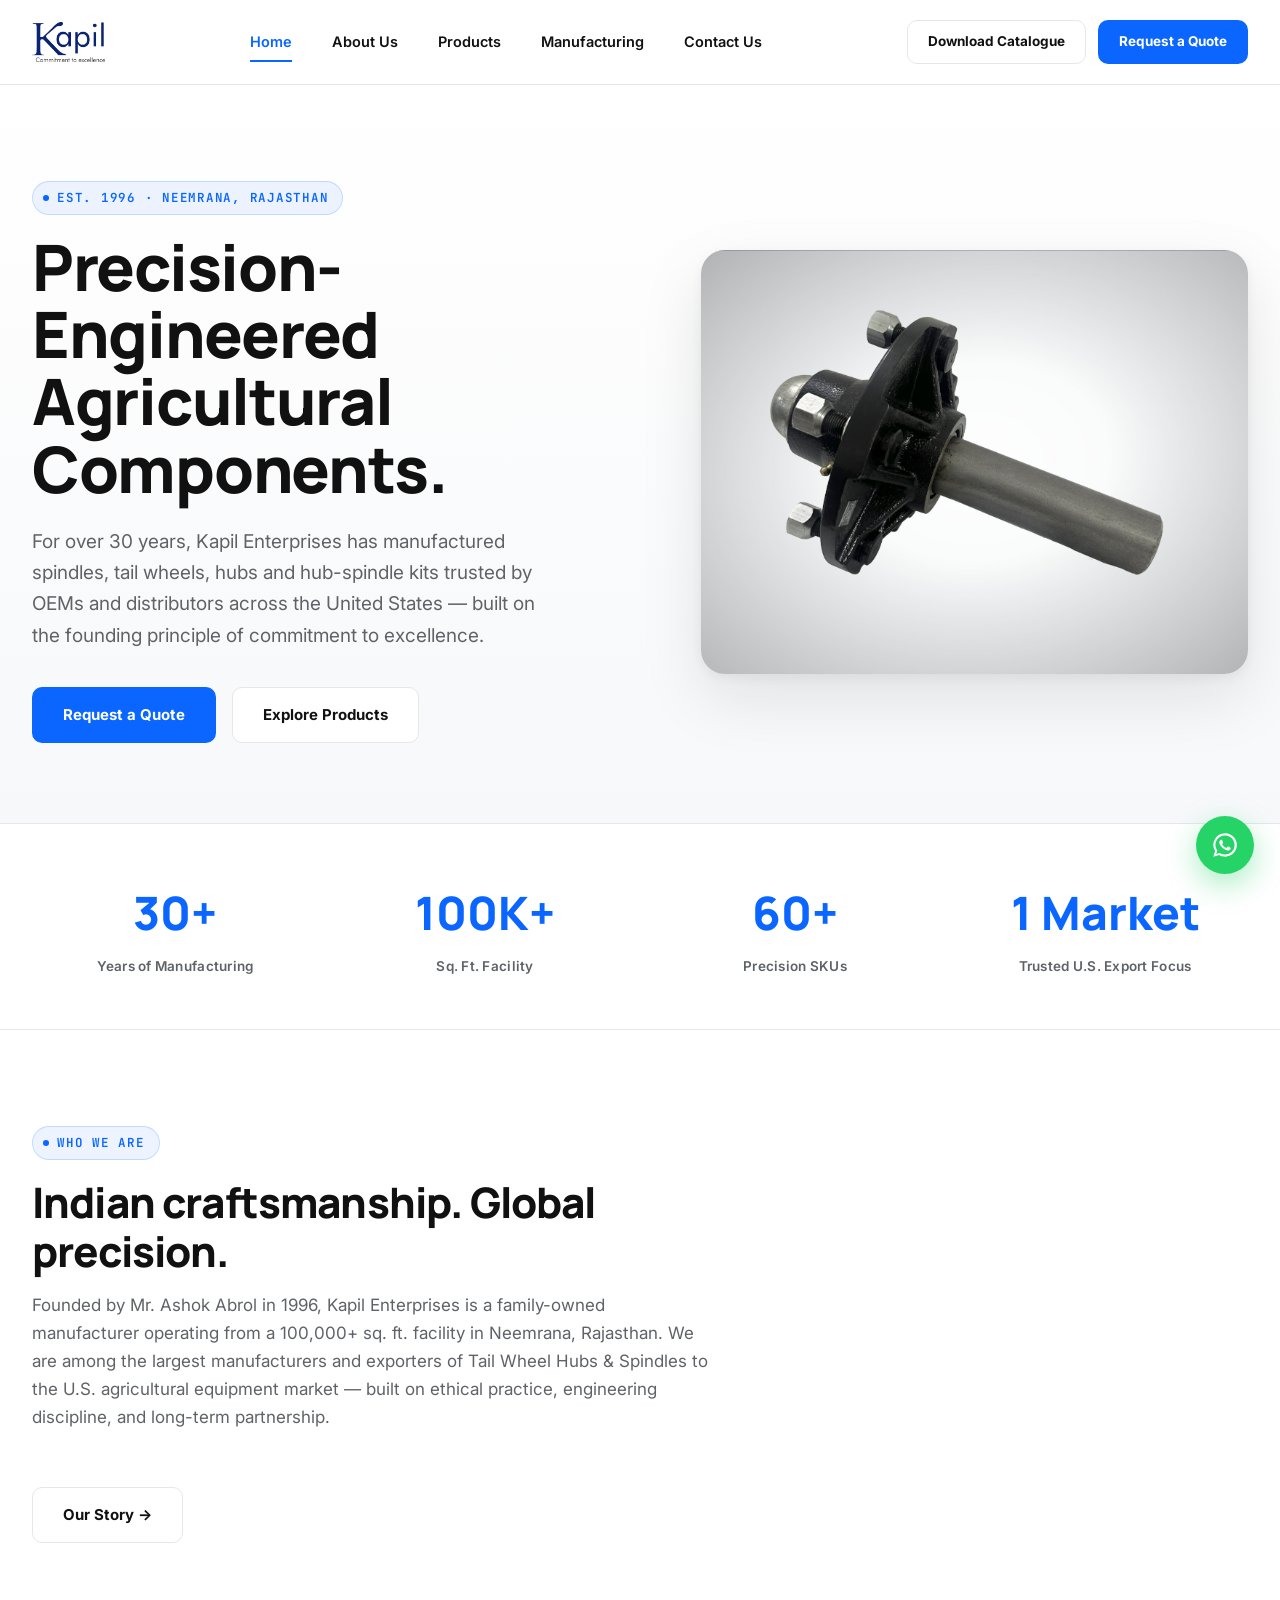
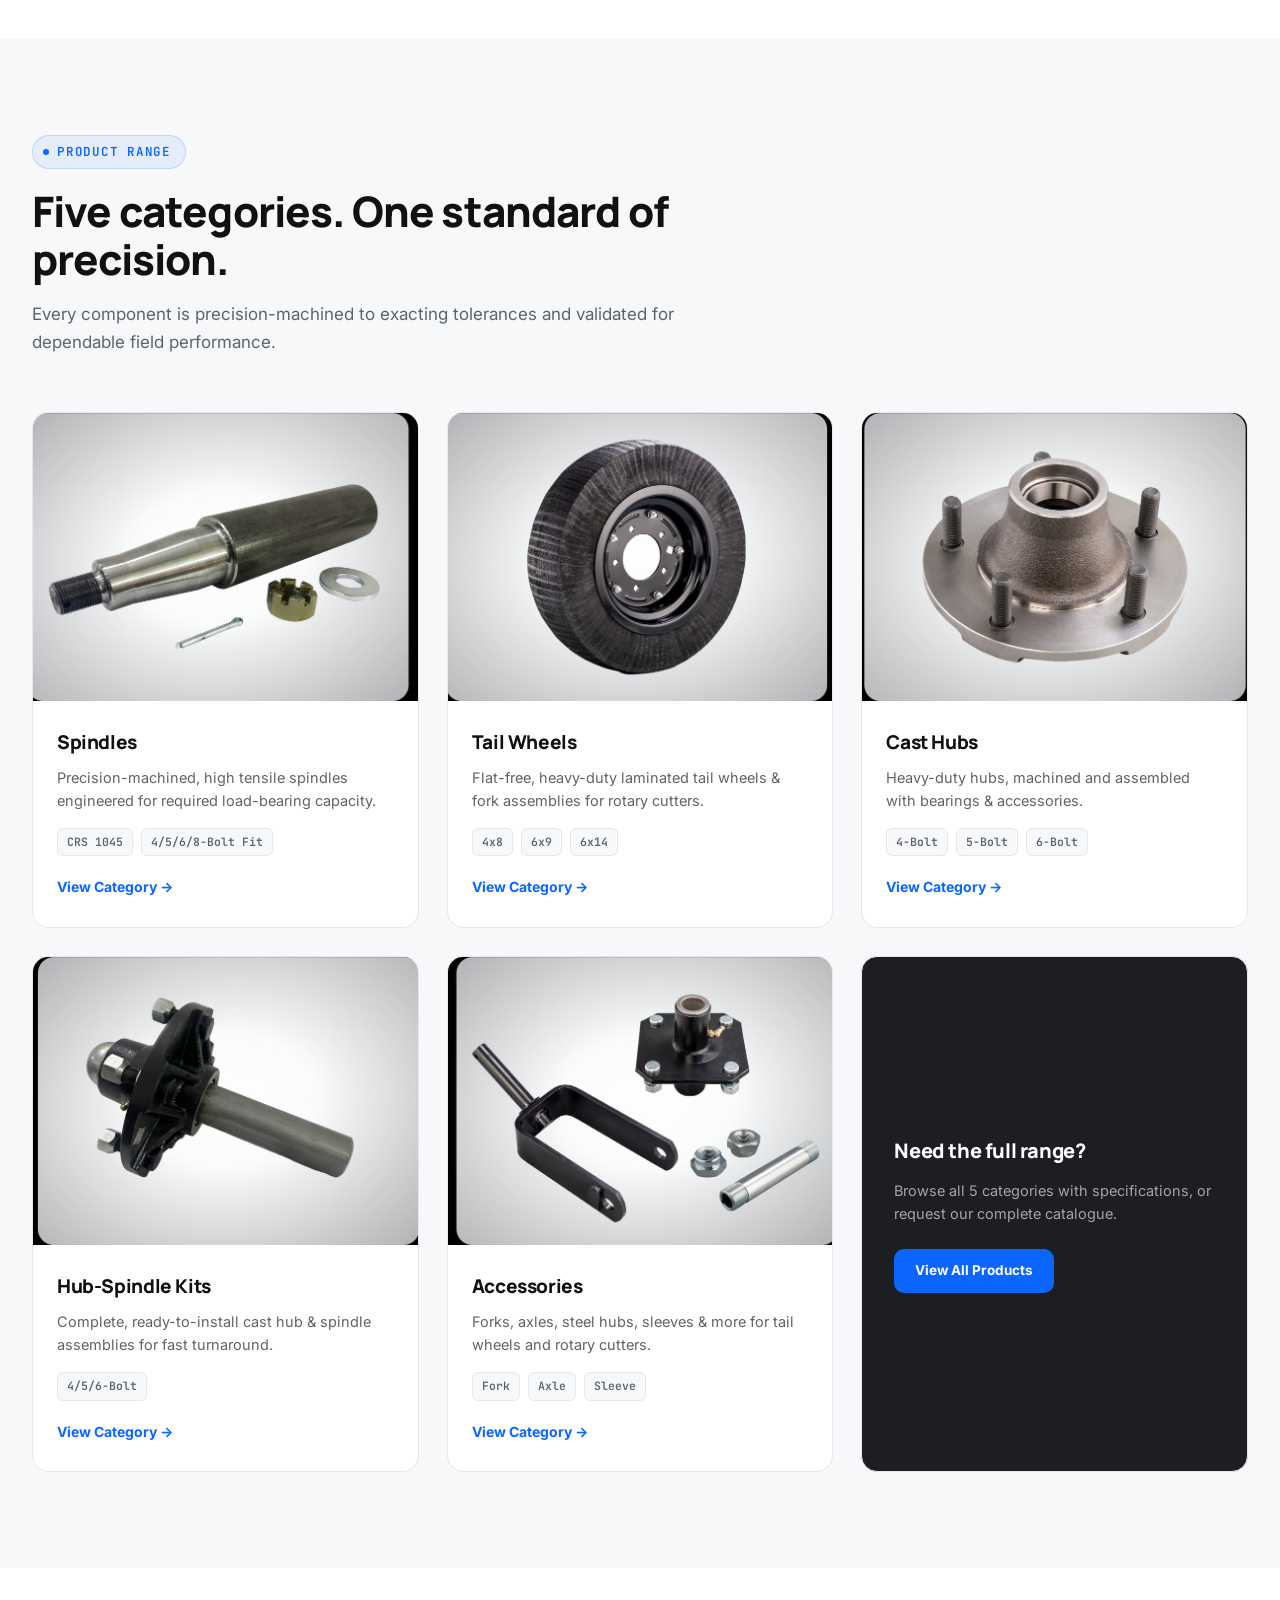
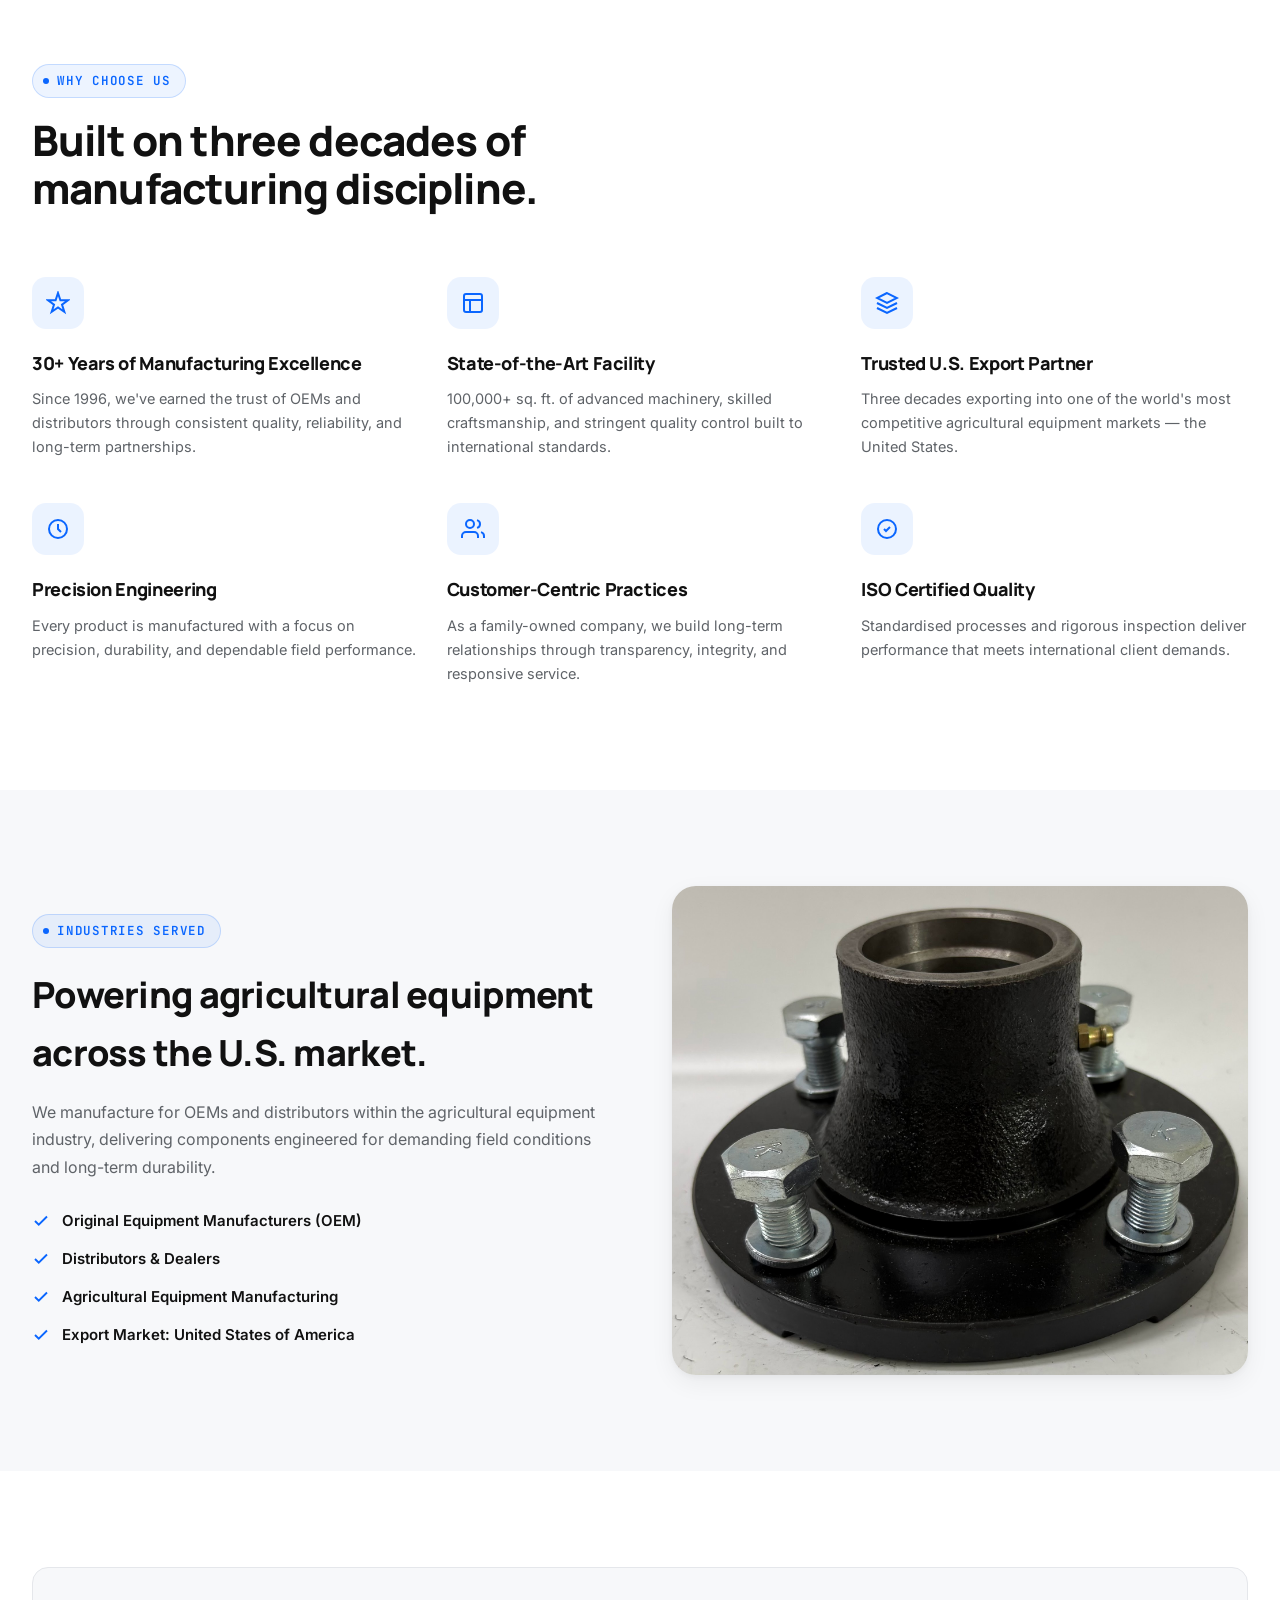
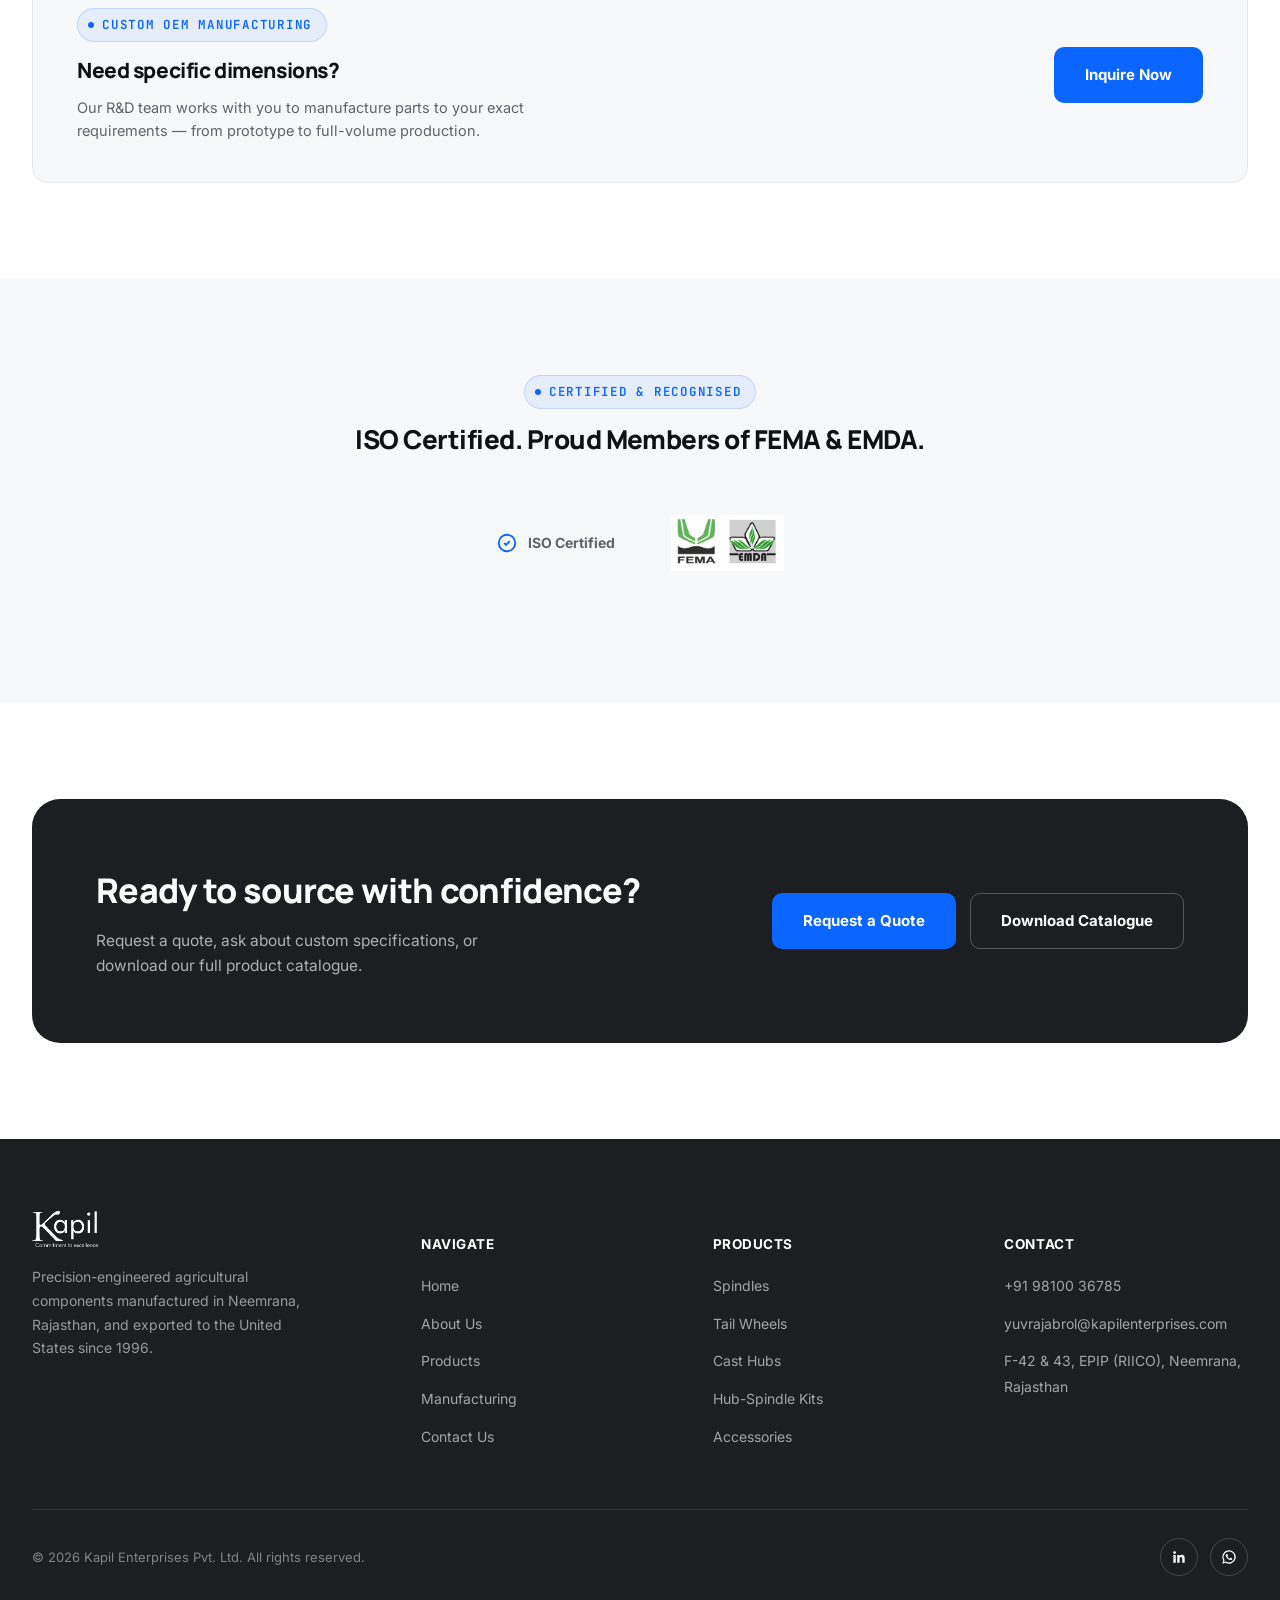
<file: index.html>
<!DOCTYPE html>
<html lang="en">
<head>
<meta charset="UTF-8">
<meta name="viewport" content="width=device-width, initial-scale=1.0">
<title>Kapil Enterprises | Precision-Engineered Agricultural Components</title>
<meta name="description" content="Kapil Enterprises Pvt. Ltd. — 30+ years manufacturing precision spindles, tail wheels, hubs & hub-spindle kits for the U.S. agricultural equipment market.">
<link rel="stylesheet" href="style.css">
</head>
<body>

<!-- ===================== HEADER ===================== -->
<header class="site-header">
  <div class="wrap nav">
    <a href="index.html" class="nav-logo"><img src="KEPLLogo.png" alt="Kapil Enterprises"></a>
    <nav class="nav-links">
      <a href="index.html" class="active">Home</a>
      <a href="about.html">About Us</a>
      <a href="products.html">Products</a>
      <a href="manufacturing.html">Manufacturing</a>
      <a href="contact.html">Contact Us</a>
    </nav>
    <div class="nav-cta">
      <a href="contact.html" class="btn btn-secondary btn-sm">Download Catalogue</a>
      <a href="contact.html#inquiry" class="btn btn-primary btn-sm">Request a Quote</a>
    </div>
    <button class="hamburger" aria-label="Menu"><span></span><span></span><span></span></button>
  </div>
  </header>
<div class="mobile-menu">
    <a href="index.html">Home</a>
    <a href="about.html">About Us</a>
    <a href="products.html">Products</a>
    <a href="manufacturing.html">Manufacturing</a>
    <a href="contact.html">Contact Us</a>
    <div class="nav-cta">
      <a href="contact.html" class="btn btn-secondary">Download Catalogue</a>
      <a href="contact.html#inquiry" class="btn btn-primary">Request a Quote</a>
    </div>
  </div>


<!-- ===================== HERO ===================== -->
<section class="hero">
  <div class="wrap hero-grid">
    <div class="reveal in">
      <span class="tag">EST. 1996 · NEEMRANA, RAJASTHAN</span>
      <h1>Precision-Engineered<br>Agricultural Components.</h1>
      <p class="lede">For over 30 years, Kapil Enterprises has manufactured spindles, tail wheels, hubs and hub-spindle kits trusted by OEMs and distributors across the United States — built on the founding principle of commitment to excellence.</p>
      <div class="hero-actions">
        <a href="contact.html#inquiry" class="btn btn-primary">Request a Quote</a>
        <a href="products.html" class="btn btn-secondary">Explore Products</a>
      </div>
    </div>
    <div class="hero-visual reveal in">
      <img src="spotlight_3.jpg" alt="Kapil Enterprises hub-spindle assembly">
    </div>
  </div>
</section>

<!-- ===================== TRUST STRIP ===================== -->
<div class="stat-strip">
  <div class="wrap stat-grid">
    <div class="reveal"><div class="num" data-count="30" data-suffix="+">30+</div><div class="label">Years of Manufacturing</div></div>
    <div class="reveal"><div class="num" data-count="100" data-suffix="K+">100K+</div><div class="label">Sq. Ft. Facility</div></div>
    <div class="reveal"><div class="num" data-count="60" data-suffix="+">60+</div><div class="label">Precision SKUs</div></div>
    <div class="reveal"><div class="num" data-count="1" data-suffix=" Market">1</div><div class="label">Trusted U.S. Export Focus</div></div>
  </div>
</div>

<!-- ===================== INTRO ===================== -->
<section>
  <div class="wrap">
    <div class="section-head reveal">
      <span class="tag">WHO WE ARE</span>
      <h2>Indian craftsmanship. Global precision.</h2>
      <p>Founded by Mr. Ashok Abrol in 1996, Kapil Enterprises is a family-owned manufacturer operating from a 100,000+ sq. ft. facility in Neemrana, Rajasthan. We are among the largest manufacturers and exporters of Tail Wheel Hubs & Spindles to the U.S. agricultural equipment market — built on ethical practice, engineering discipline, and long-term partnership.</p>
    </div>
    <a href="about.html" class="btn btn-secondary">Our Story →</a>
  </div>
</section>

<!-- ===================== FEATURED PRODUCTS ===================== -->
<section class="section-soft">
  <div class="wrap">
    <div class="section-head reveal">
      <span class="tag">PRODUCT RANGE</span>
      <h2>Five categories. One standard of precision.</h2>
      <p>Every component is precision-machined to exacting tolerances and validated for dependable field performance.</p>
    </div>
    <div class="grid grid-3">

      <div class="card product-card reveal">
        <div class="img-wrap"><img src="spotlight_0.jpg" alt="Spindles"></div>
        <div class="body">
          <h3>Spindles</h3>
          <p>Precision-machined, high tensile spindles engineered for required load-bearing capacity.</p>
          <div class="specs"><span>CRS 1045</span><span>4/5/6/8-Bolt Fit</span></div>
          <div class="row"><span class="link">View Category →</span></div>
        </div>
      </div>

      <div class="card product-card reveal">
        <div class="img-wrap"><img src="spotlight_1.jpg" alt="Tail Wheels"></div>
        <div class="body">
          <h3>Tail Wheels</h3>
          <p>Flat-free, heavy-duty laminated tail wheels & fork assemblies for rotary cutters.</p>
          <div class="specs"><span>4x8</span><span>6x9</span><span>6x14</span></div>
          <div class="row"><span class="link">View Category →</span></div>
        </div>
      </div>

      <div class="card product-card reveal">
        <div class="img-wrap"><img src="spotlight_2.jpg" alt="Cast Hubs"></div>
        <div class="body">
          <h3>Cast Hubs</h3>
          <p>Heavy-duty hubs, machined and assembled with bearings & accessories.</p>
          <div class="specs"><span>4-Bolt</span><span>5-Bolt</span><span>6-Bolt</span></div>
          <div class="row"><span class="link">View Category →</span></div>
        </div>
      </div>

      <div class="card product-card reveal">
        <div class="img-wrap"><img src="spotlight_3.jpg" alt="Hub-Spindle Kits"></div>
        <div class="body">
          <h3>Hub-Spindle Kits</h3>
          <p>Complete, ready-to-install cast hub & spindle assemblies for fast turnaround.</p>
          <div class="specs"><span>4/5/6-Bolt</span></div>
          <div class="row"><span class="link">View Category →</span></div>
        </div>
      </div>

      <div class="card product-card reveal">
        <div class="img-wrap"><img src="spotlight_4.jpg" alt="Accessories"></div>
        <div class="body">
          <h3>Accessories</h3>
          <p>Forks, axles, steel hubs, sleeves & more for tail wheels and rotary cutters.</p>
          <div class="specs"><span>Fork</span><span>Axle</span><span>Sleeve</span></div>
          <div class="row"><span class="link">View Category →</span></div>
        </div>
      </div>

      <div class="card reveal" style="display:flex;flex-direction:column;justify-content:center;align-items:flex-start;padding:32px;background:var(--matte);">
        <h3 style="color:#fff;font-size:20px;margin-bottom:12px;">Need the full range?</h3>
        <p style="color:rgba(255,255,255,.6);font-size:14.5px;margin-bottom:24px;">Browse all 5 categories with specifications, or request our complete catalogue.</p>
        <a href="products.html" class="btn btn-primary btn-sm">View All Products</a>
      </div>

    </div>
  </div>
</section>

<!-- ===================== WHY CHOOSE US ===================== -->
<section>
  <div class="wrap">
    <div class="section-head reveal">
      <span class="tag">WHY CHOOSE US</span>
      <h2>Built on three decades of manufacturing discipline.</h2>
    </div>
    <div class="grid grid-3">
      <div class="feature reveal">
        <div class="icon">
          <svg width="24" height="24" viewBox="0 0 24 24" fill="none" stroke="currentColor" stroke-width="2"><path d="M12 2l2.4 7.2H22l-6 4.4 2.3 7.2L12 16.4 5.7 20.8 8 13.6 2 9.2h7.6z"/></svg>
        </div>
        <h3>30+ Years of Manufacturing Excellence</h3>
        <p>Since 1996, we've earned the trust of OEMs and distributors through consistent quality, reliability, and long-term partnerships.</p>
      </div>
      <div class="feature reveal">
        <div class="icon">
          <svg width="24" height="24" viewBox="0 0 24 24" fill="none" stroke="currentColor" stroke-width="2"><rect x="3" y="3" width="18" height="18" rx="2"/><path d="M3 9h18M9 21V9"/></svg>
        </div>
        <h3>State-of-the-Art Facility</h3>
        <p>100,000+ sq. ft. of advanced machinery, skilled craftsmanship, and stringent quality control built to international standards.</p>
      </div>
      <div class="feature reveal">
        <div class="icon">
          <svg width="24" height="24" viewBox="0 0 24 24" fill="none" stroke="currentColor" stroke-width="2"><path d="M12 2L2 7l10 5 10-5-10-5z"/><path d="M2 17l10 5 10-5M2 12l10 5 10-5"/></svg>
        </div>
        <h3>Trusted U.S. Export Partner</h3>
        <p>Three decades exporting into one of the world's most competitive agricultural equipment markets — the United States.</p>
      </div>
      <div class="feature reveal">
        <div class="icon">
          <svg width="24" height="24" viewBox="0 0 24 24" fill="none" stroke="currentColor" stroke-width="2"><circle cx="12" cy="12" r="9"/><path d="M12 7v5l3 3"/></svg>
        </div>
        <h3>Precision Engineering</h3>
        <p>Every product is manufactured with a focus on precision, durability, and dependable field performance.</p>
      </div>
      <div class="feature reveal">
        <div class="icon">
          <svg width="24" height="24" viewBox="0 0 24 24" fill="none" stroke="currentColor" stroke-width="2"><path d="M17 21v-2a4 4 0 00-4-4H5a4 4 0 00-4 4v2"/><circle cx="9" cy="7" r="4"/><path d="M23 21v-2a4 4 0 00-3-3.87M16 3.13a4 4 0 010 7.75"/></svg>
        </div>
        <h3>Customer-Centric Practices</h3>
        <p>As a family-owned company, we build long-term relationships through transparency, integrity, and responsive service.</p>
      </div>
      <div class="feature reveal">
        <div class="icon">
          <svg width="24" height="24" viewBox="0 0 24 24" fill="none" stroke="currentColor" stroke-width="2"><path d="M9 12l2 2 4-4"/><circle cx="12" cy="12" r="9"/></svg>
        </div>
        <h3>ISO Certified Quality</h3>
        <p>Standardised processes and rigorous inspection deliver performance that meets international client demands.</p>
      </div>
    </div>
  </div>
</section>

<!-- ===================== INDUSTRIES / MARKET ===================== -->
<section class="section-soft">
  <div class="wrap">
    <div class="grid grid-2" style="align-items:center;gap:64px;">
      <div class="reveal">
        <span class="tag">INDUSTRIES SERVED</span>
        <h2 style="font-size:clamp(26px,3vw,36px);">Powering agricultural equipment across the U.S. market.</h2>
        <p style="color:var(--ink-soft);font-size:16px;margin-top:18px;line-height:1.7;">We manufacture for OEMs and distributors within the agricultural equipment industry, delivering components engineered for demanding field conditions and long-term durability.</p>
        <ul style="margin-top:28px;display:flex;flex-direction:column;gap:14px;">
          <li style="display:flex;align-items:center;gap:12px;font-weight:600;font-size:15px;">
            <svg width="18" height="18" viewBox="0 0 24 24" fill="none" stroke="#0A66FF" stroke-width="2.5"><path d="M20 6L9 17l-5-5"/></svg>
            Original Equipment Manufacturers (OEM)
          </li>
          <li style="display:flex;align-items:center;gap:12px;font-weight:600;font-size:15px;">
            <svg width="18" height="18" viewBox="0 0 24 24" fill="none" stroke="#0A66FF" stroke-width="2.5"><path d="M20 6L9 17l-5-5"/></svg>
            Distributors & Dealers
          </li>
          <li style="display:flex;align-items:center;gap:12px;font-weight:600;font-size:15px;">
            <svg width="18" height="18" viewBox="0 0 24 24" fill="none" stroke="#0A66FF" stroke-width="2.5"><path d="M20 6L9 17l-5-5"/></svg>
            Agricultural Equipment Manufacturing
          </li>
          <li style="display:flex;align-items:center;gap:12px;font-weight:600;font-size:15px;">
            <svg width="18" height="18" viewBox="0 0 24 24" fill="none" stroke="#0A66FF" stroke-width="2.5"><path d="M20 6L9 17l-5-5"/></svg>
            Export Market: United States of America
          </li>
        </ul>
      </div>
      <div class="reveal" style="border-radius:24px;overflow:hidden;box-shadow:var(--shadow-md);aspect-ratio:4/3.4;">
        <img src="hub_image4.jpg" alt="Cast hub component" style="width:100%;height:100%;object-fit:cover;">
      </div>
    </div>
  </div>
</section>

<!-- ===================== OEM BANNER ===================== -->
<section>
  <div class="wrap">
    <div class="oem-banner reveal">
      <div class="left">
        <span class="tag" style="margin-bottom:12px;">CUSTOM OEM MANUFACTURING</span>
        <h3>Need specific dimensions?</h3>
        <p>Our R&amp;D team works with you to manufacture parts to your exact requirements — from prototype to full-volume production.</p>
      </div>
      <a href="contact.html#inquiry" class="btn btn-primary">Inquire Now</a>
    </div>
  </div>
</section>

<!-- ===================== CERTIFICATIONS ===================== -->
<section class="section-soft">
  <div class="wrap">
    <div class="section-head center reveal" style="margin-bottom:24px;">
      <span class="tag" style="margin:0 auto 16px;">CERTIFIED & RECOGNISED</span>
      <h2 style="font-size:26px;">ISO Certified. Proud Members of FEMA & EMDA.</h2>
    </div>
    <div class="trust-strip reveal">
      <div class="cert-badge">
        <svg width="22" height="22" viewBox="0 0 24 24" fill="none" stroke="#0A66FF" stroke-width="2"><path d="M9 12l2 2 4-4"/><circle cx="12" cy="12" r="9"/></svg>
        ISO Certified
      </div>
      <img src="EMDA_LOGO.jpg" alt="FEMA & EMDA Member">
    </div>
  </div>
</section>

<!-- ===================== QUICK INQUIRY ===================== -->
<section>
  <div class="wrap">
    <div class="cta-banner reveal">
      <div>
        <h2>Ready to source with confidence?</h2>
        <p>Request a quote, ask about custom specifications, or download our full product catalogue.</p>
      </div>
      <div class="actions">
        <a href="contact.html#inquiry" class="btn btn-primary">Request a Quote</a>
        <a href="contact.html" class="btn btn-secondary" style="background:transparent;color:#fff;border-color:rgba(255,255,255,.25);">Download Catalogue</a>
      </div>
    </div>
  </div>
</section>

<!-- ===================== FOOTER ===================== -->
<footer>
  <div class="wrap">
    <div class="footer-grid">
      <div class="footer-brand">
        <img src="KEPLLogo.png" alt="Kapil Enterprises">
        <p>Precision-engineered agricultural components manufactured in Neemrana, Rajasthan, and exported to the United States since 1996.</p>
      </div>
      <div class="footer-col">
        <h5>Navigate</h5>
        <ul>
          <li><a href="index.html">Home</a></li>
          <li><a href="about.html">About Us</a></li>
          <li><a href="products.html">Products</a></li>
          <li><a href="manufacturing.html">Manufacturing</a></li>
          <li><a href="contact.html">Contact Us</a></li>
        </ul>
      </div>
      <div class="footer-col">
        <h5>Products</h5>
        <ul>
          <li><a href="products.html#spindles">Spindles</a></li>
          <li><a href="products.html#tail-wheels">Tail Wheels</a></li>
          <li><a href="products.html#cast-hubs">Cast Hubs</a></li>
          <li><a href="products.html#hub-spindle-kits">Hub-Spindle Kits</a></li>
          <li><a href="products.html#accessories">Accessories</a></li>
        </ul>
      </div>
      <div class="footer-col">
        <h5>Contact</h5>
        <ul>
          <li><a href="tel:+919810036785">+91 98100 36785</a></li>
          <li><a href="mailto:yuvrajabrol@kapilenterprises.com">yuvrajabrol@kapilenterprises.com</a></li>
          <li><a href="#">F-42 & 43, EPIP (RIICO), Neemrana, Rajasthan</a></li>
        </ul>
      </div>
    </div>
    <div class="footer-bottom">
      <p>© 2026 Kapil Enterprises Pvt. Ltd. All rights reserved.</p>
      <div class="footer-social">
        <a href="https://www.linkedin.com/company/agkapil/about/" aria-label="LinkedIn" target="_blank" rel="noopener">
          <svg width="16" height="16" viewBox="0 0 24 24" fill="#fff"><path d="M20.45 20.45h-3.55v-5.57c0-1.33-.02-3.03-1.85-3.03-1.85 0-2.14 1.45-2.14 2.94v5.66H9.36V9h3.41v1.56h.05c.47-.9 1.63-1.85 3.36-1.85 3.6 0 4.27 2.37 4.27 5.45v6.29zM5.34 7.43a2.06 2.06 0 110-4.12 2.06 2.06 0 010 4.12zM7.12 20.45H3.56V9h3.56v11.45z"/></svg>
        </a>
        <a href="https://wa.me/919810036785" aria-label="WhatsApp" target="_blank" rel="noopener">
          <svg width="16" height="16" viewBox="0 0 24 24" fill="#fff"><path d="M12 2a10 10 0 00-8.5 15.2L2 22l4.9-1.5A10 10 0 1012 2zm0 18.2a8.16 8.16 0 01-4.2-1.15l-.3-.18-3 .9.9-2.9-.2-.3A8.2 8.2 0 1120.2 12 8.2 8.2 0 0112 20.2zm4.5-6.15c-.24-.12-1.44-.71-1.66-.79s-.38-.12-.55.12-.63.79-.78.95-.29.18-.53.06a6.6 6.6 0 01-1.95-1.2 7.3 7.3 0 01-1.35-1.68c-.14-.24 0-.37.11-.5s.24-.28.35-.42a1.6 1.6 0 00.24-.4.44.44 0 000-.42c-.06-.12-.55-1.32-.75-1.8s-.4-.42-.55-.42h-.47a.9.9 0 00-.65.3 2.75 2.75 0 00-.86 2 4.78 4.78 0 001 2.5 10.9 10.9 0 004.2 3.7c1.47.63 2.05.7 2.79.6a2.4 2.4 0 001.57-1.1 1.9 1.9 0 00.13-1.1c-.06-.1-.22-.16-.45-.28z"/></svg>
        </a>
      </div>
    </div>
  </div>
</footer>

<a href="https://wa.me/919810036785" class="wa-float" aria-label="Chat on WhatsApp" target="_blank" rel="noopener">
  <svg width="28" height="28" viewBox="0 0 24 24" fill="#fff"><path d="M12 2a10 10 0 00-8.5 15.2L2 22l4.9-1.5A10 10 0 1012 2zm0 18.2a8.16 8.16 0 01-4.2-1.15l-.3-.18-3 .9.9-2.9-.2-.3A8.2 8.2 0 1120.2 12 8.2 8.2 0 0112 20.2zm4.5-6.15c-.24-.12-1.44-.71-1.66-.79s-.38-.12-.55.12-.63.79-.78.95-.29.18-.53.06a6.6 6.6 0 01-1.95-1.2 7.3 7.3 0 01-1.35-1.68c-.14-.24 0-.37.11-.5s.24-.28.35-.42a1.6 1.6 0 00.24-.4.44.44 0 000-.42c-.06-.12-.55-1.32-.75-1.8s-.4-.42-.55-.42h-.47a.9.9 0 00-.65.3 2.75 2.75 0 00-.86 2 4.78 4.78 0 001 2.5 10.9 10.9 0 004.2 3.7c1.47.63 2.05.7 2.79.6a2.4 2.4 0 001.57-1.1 1.9 1.9 0 00.13-1.1c-.06-.1-.22-.16-.45-.28z"/></svg>
</a>

<script src="main.js"></script>
</body>
</html>
</file>
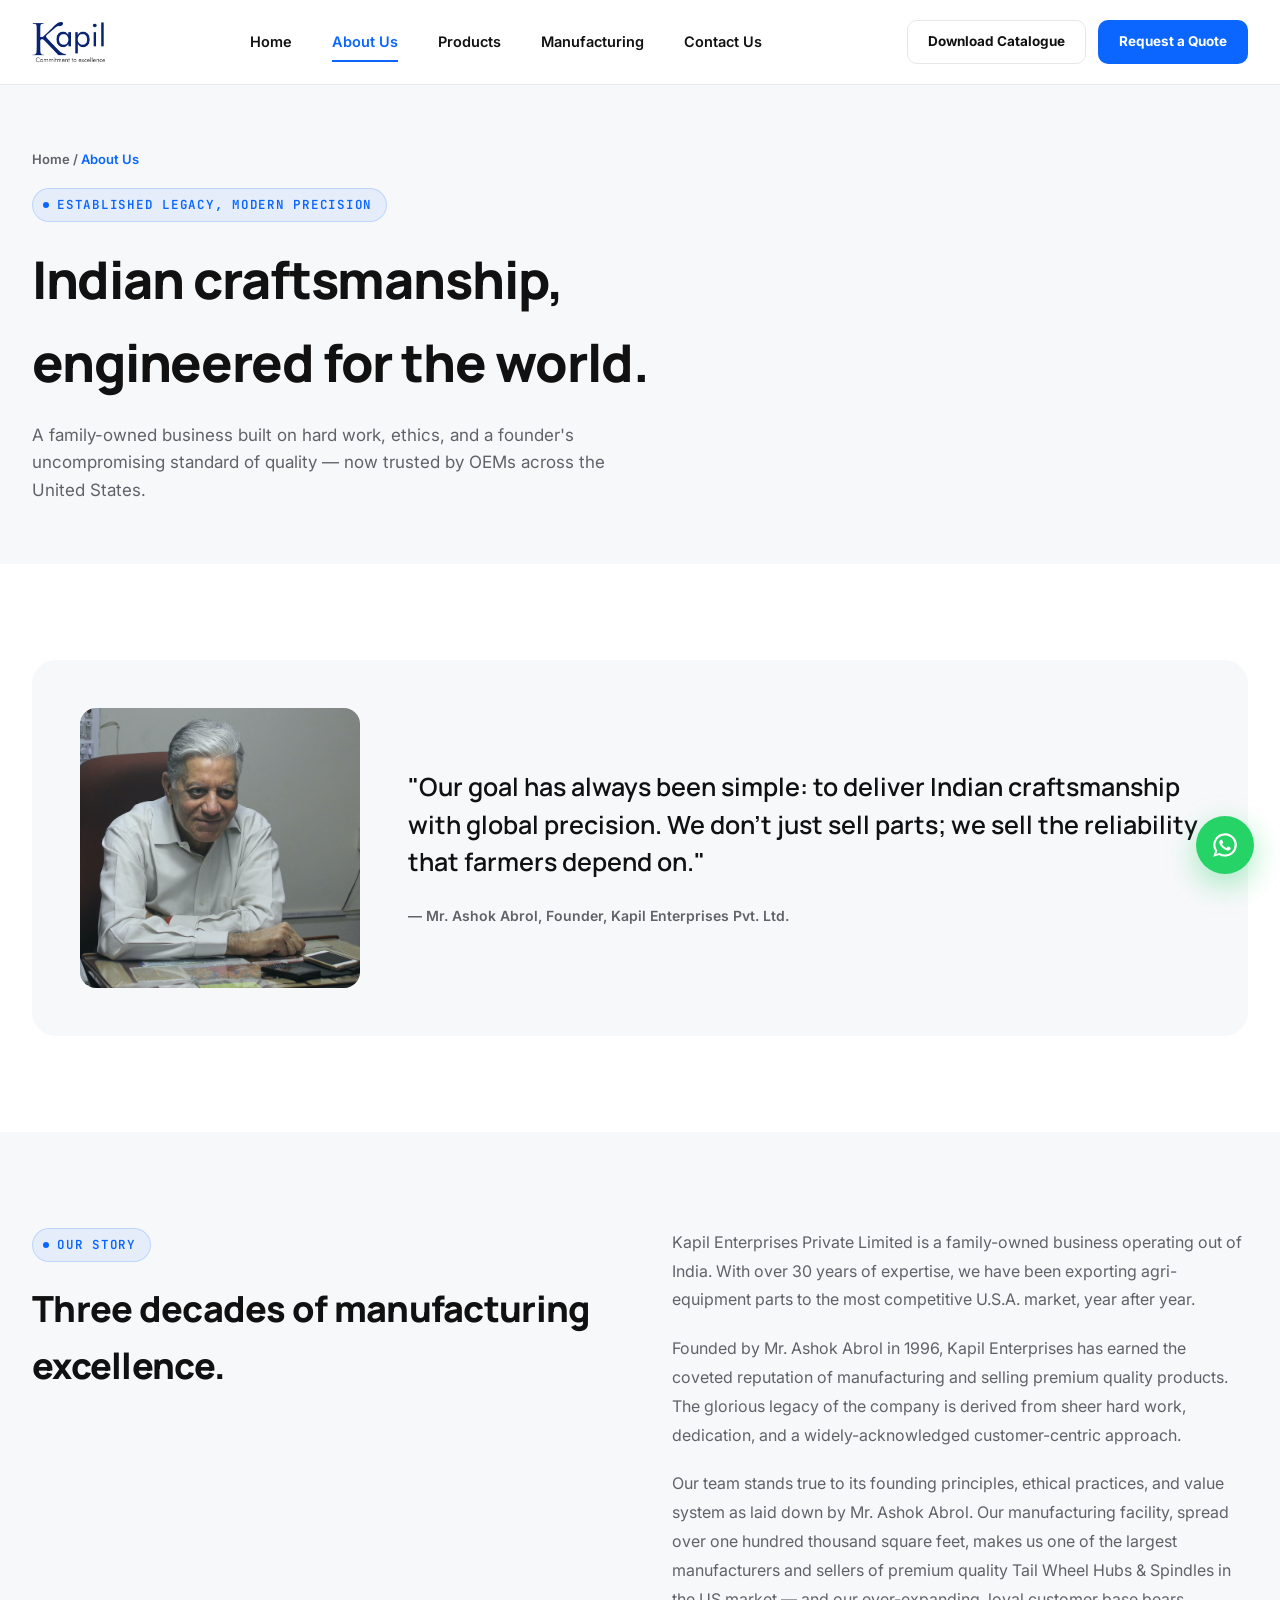
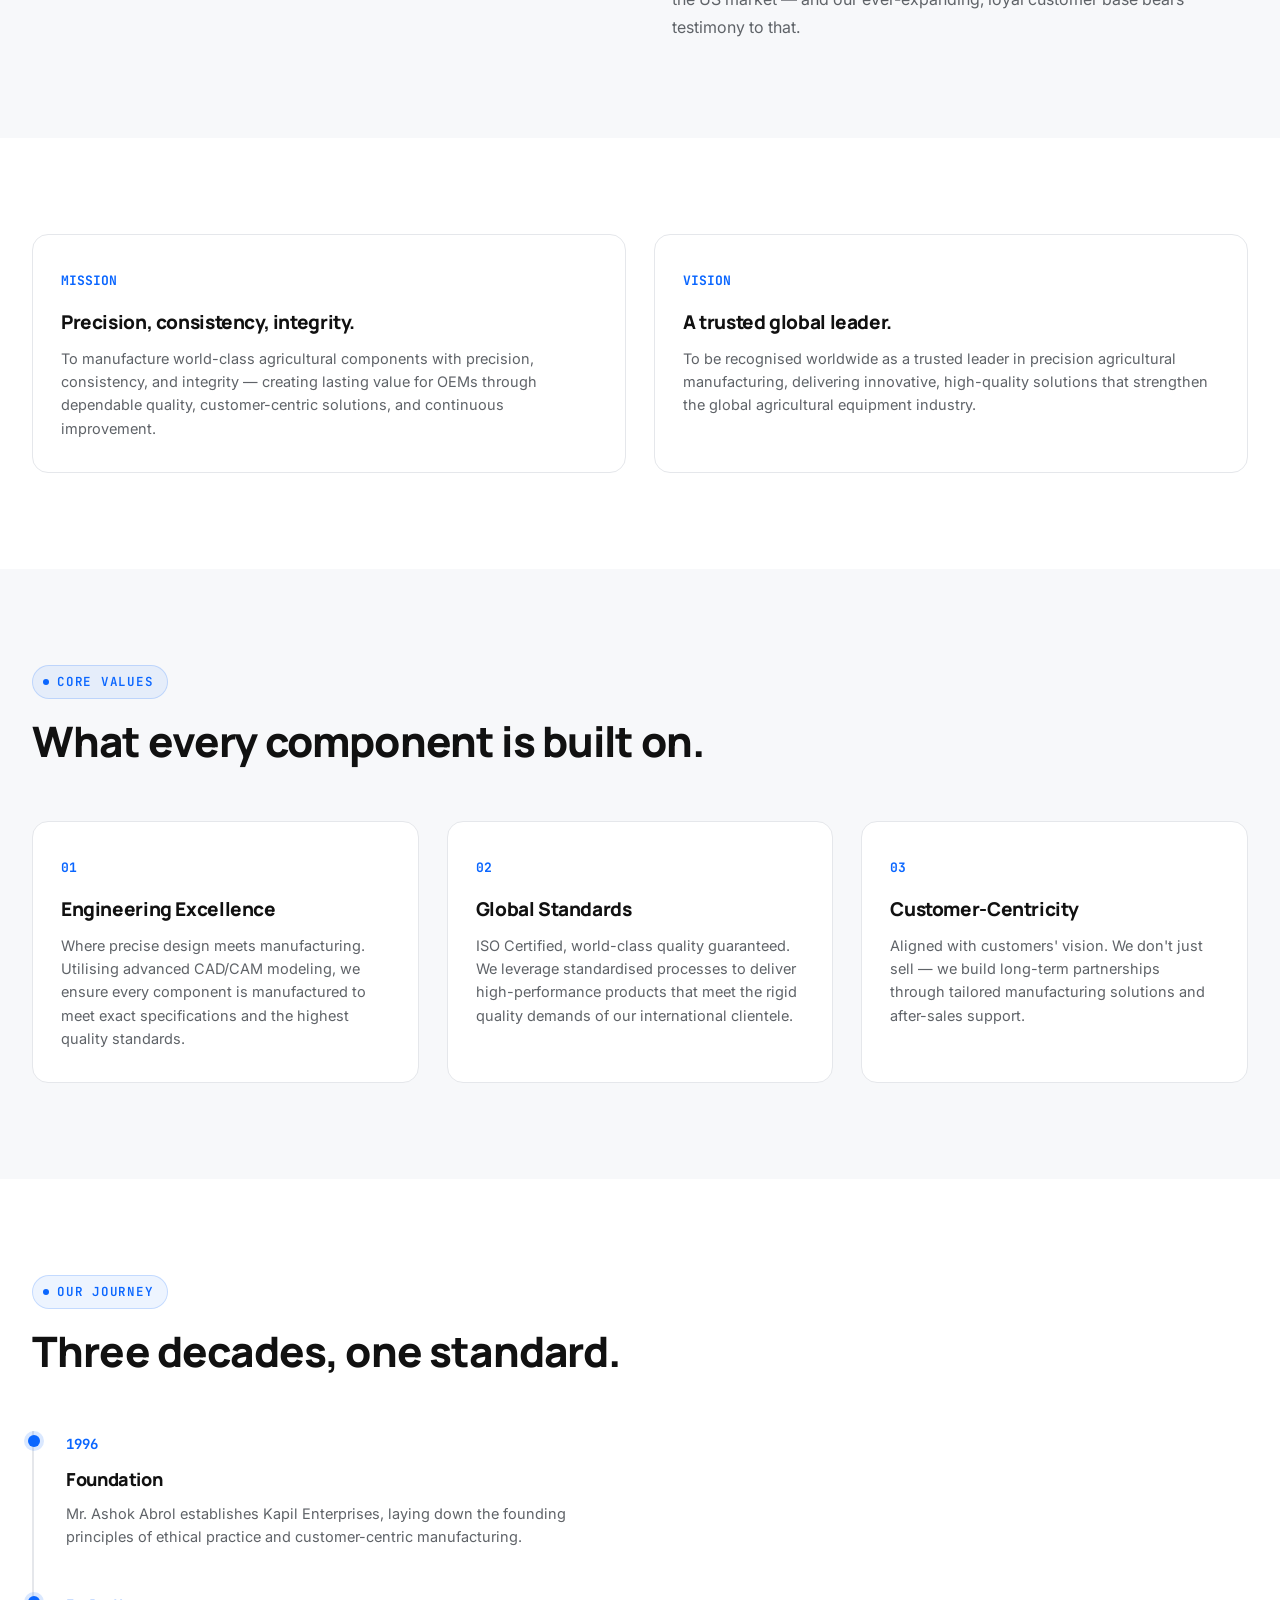
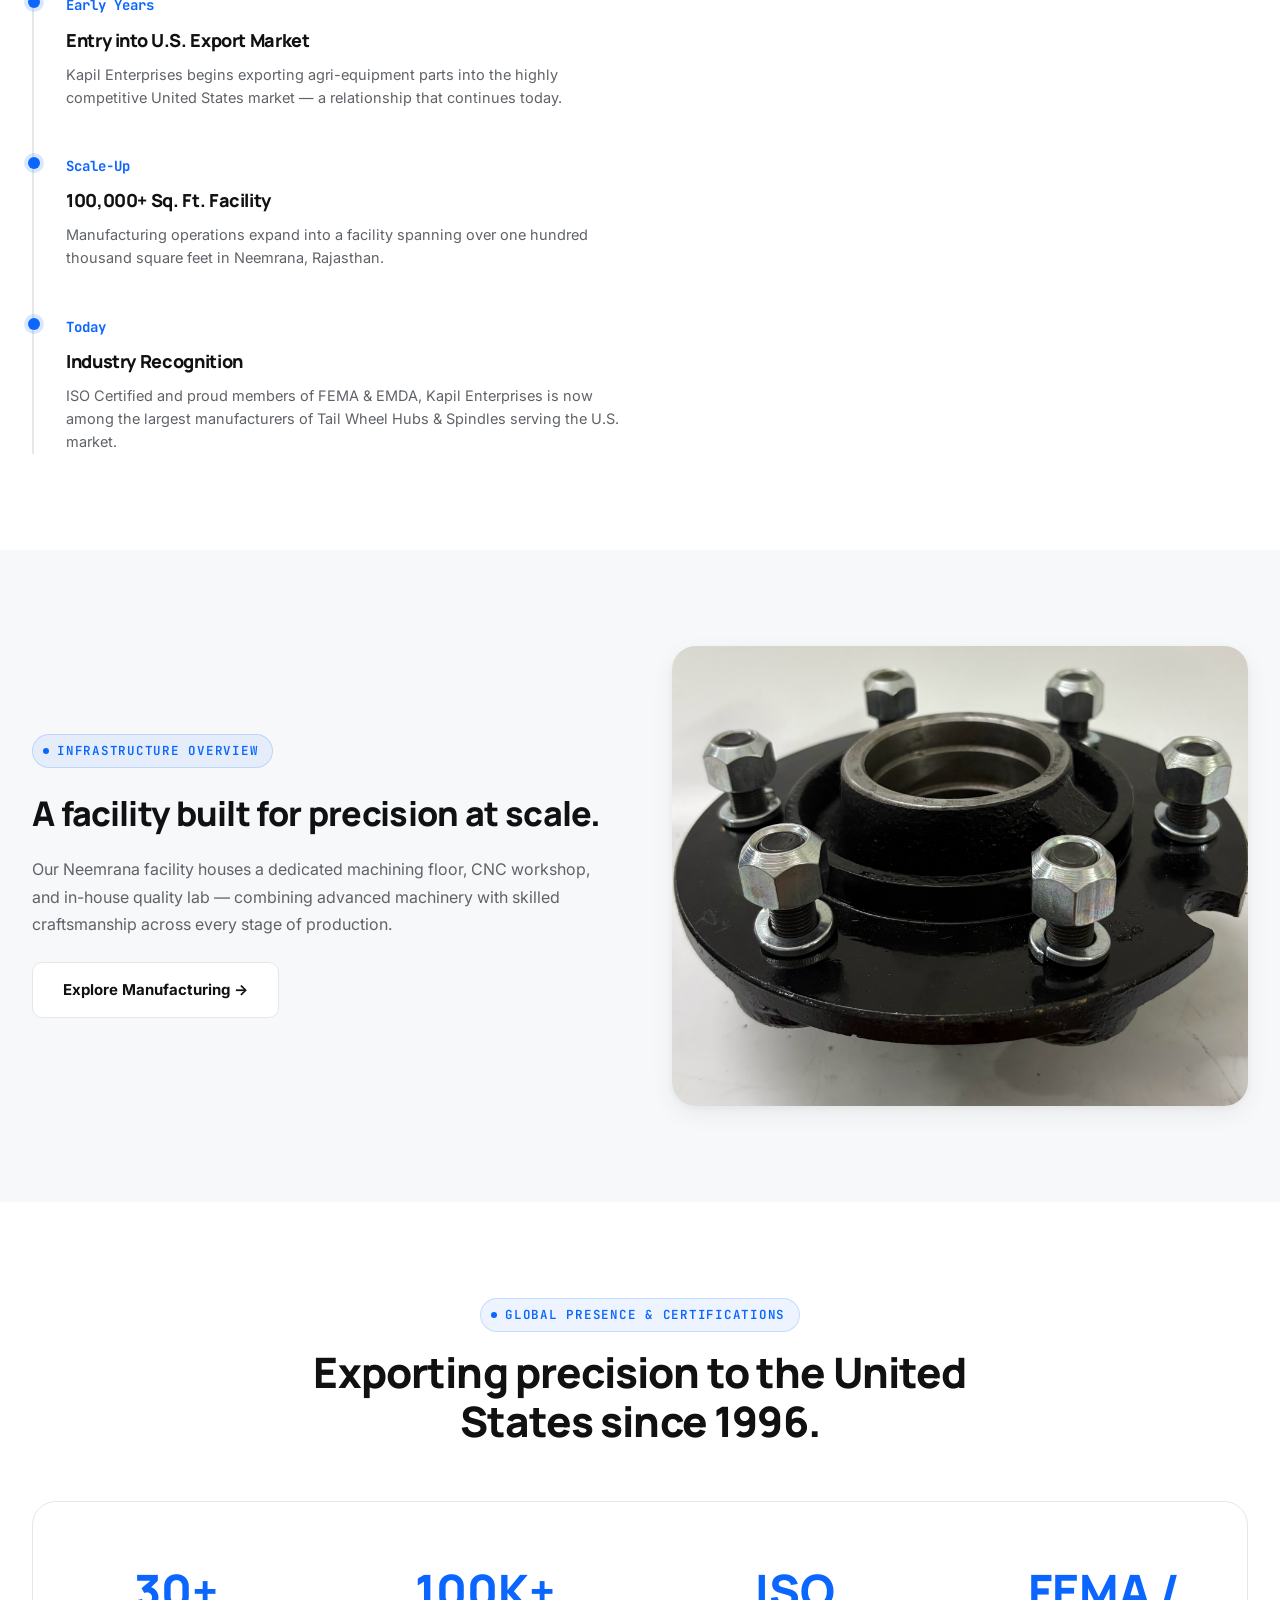
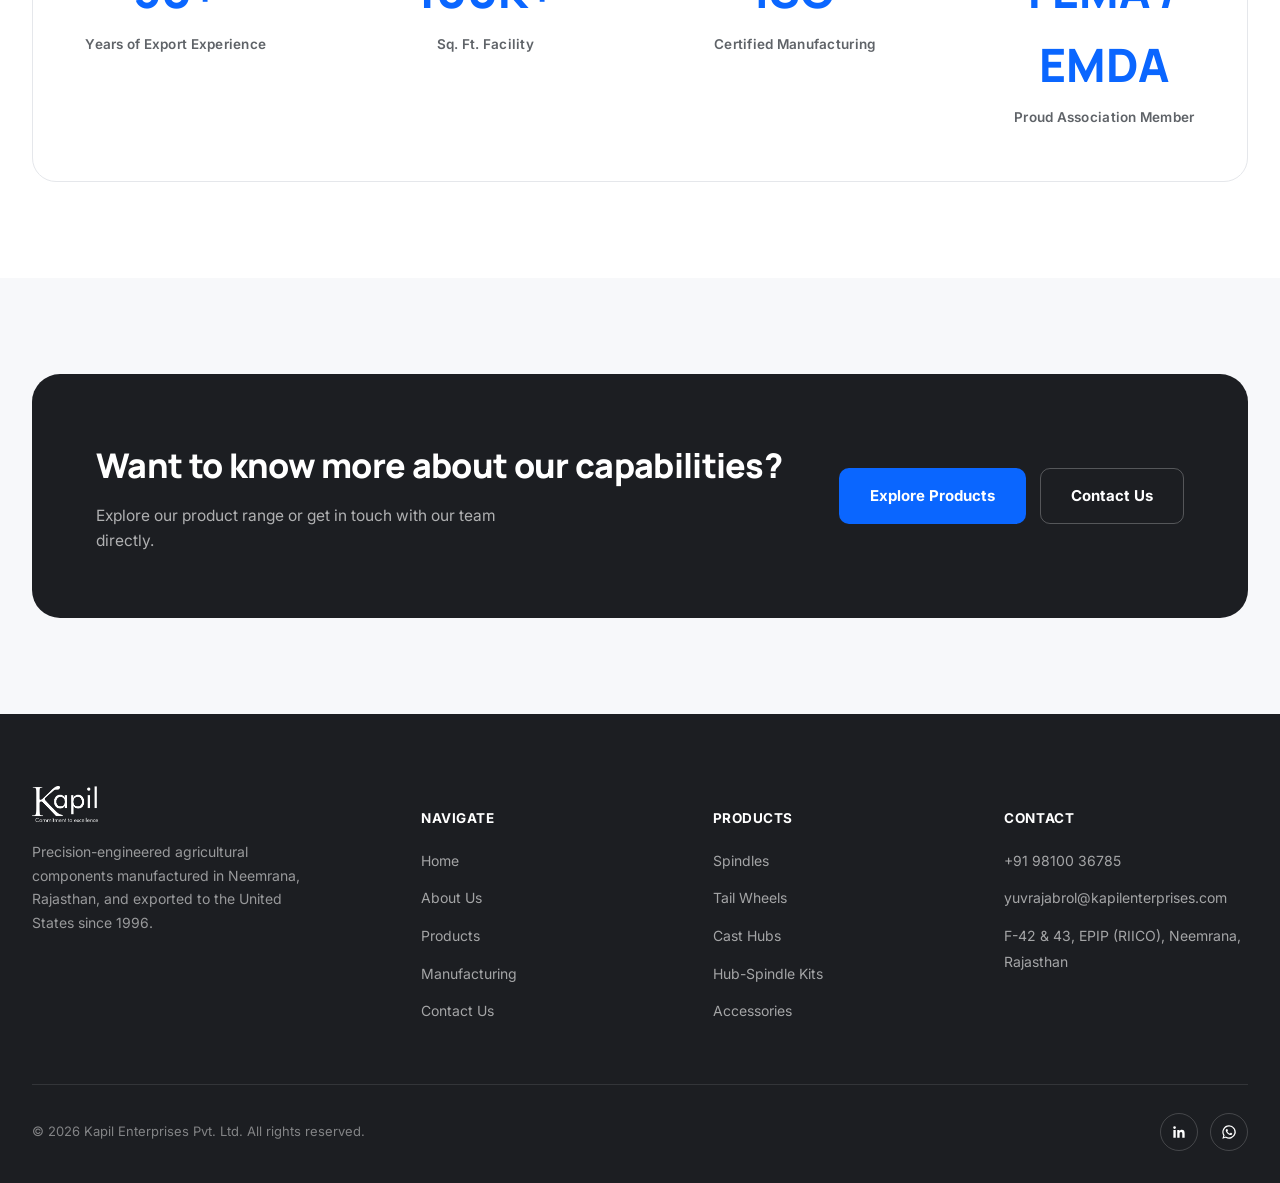
<file: about.html>
<!DOCTYPE html>
<html lang="en">
<head>
<meta charset="UTF-8">
<meta name="viewport" content="width=device-width, initial-scale=1.0">
<title>About Us | Kapil Enterprises</title>
<meta name="description" content="Founded in 1996 by Mr. Ashok Abrol, Kapil Enterprises has grown into one of the largest manufacturers of Tail Wheel Hubs & Spindles for the U.S. market.">
<link rel="stylesheet" href="style.css">
</head>
<body>

<header class="site-header">
  <div class="wrap nav">
    <a href="index.html" class="nav-logo"><img src="KEPLLogo.png" alt="Kapil Enterprises"></a>
    <nav class="nav-links">
      <a href="index.html">Home</a>
      <a href="about.html" class="active">About Us</a>
      <a href="products.html">Products</a>
      <a href="manufacturing.html">Manufacturing</a>
      <a href="contact.html">Contact Us</a>
    </nav>
    <div class="nav-cta">
      <a href="contact.html" class="btn btn-secondary btn-sm">Download Catalogue</a>
      <a href="contact.html#inquiry" class="btn btn-primary btn-sm">Request a Quote</a>
    </div>
    <button class="hamburger" aria-label="Menu"><span></span><span></span><span></span></button>
  </div>
  </header>
<div class="mobile-menu">
    <a href="index.html">Home</a>
    <a href="about.html">About Us</a>
    <a href="products.html">Products</a>
    <a href="manufacturing.html">Manufacturing</a>
    <a href="contact.html">Contact Us</a>
    <div class="nav-cta">
      <a href="contact.html" class="btn btn-secondary">Download Catalogue</a>
      <a href="contact.html#inquiry" class="btn btn-primary">Request a Quote</a>
    </div>
  </div>


<!-- ===================== PAGE HERO ===================== -->
<section class="page-hero">
  <div class="wrap">
    <div class="breadcrumb"><a href="index.html">Home</a> / <span>About Us</span></div>
    <span class="tag">ESTABLISHED LEGACY, MODERN PRECISION</span>
    <h1>Indian craftsmanship,<br>engineered for the world.</h1>
    <p>A family-owned business built on hard work, ethics, and a founder's uncompromising standard of quality — now trusted by OEMs across the United States.</p>
  </div>
</section>

<!-- ===================== FOUNDER QUOTE ===================== -->
<section>
  <div class="wrap">
    <div class="quote-block reveal">
      <img src="papaimage.JPEG" alt="Mr. Ashok Abrol, Founder, Kapil Enterprises">
      <div>
        <blockquote>"Our goal has always been simple: to deliver Indian craftsmanship with global precision. We don't just sell parts; we sell the reliability that farmers depend on."</blockquote>
        <cite>— Mr. Ashok Abrol, Founder, Kapil Enterprises Pvt. Ltd.</cite>
      </div>
    </div>
  </div>
</section>

<!-- ===================== COMPANY STORY ===================== -->
<section class="section-soft">
  <div class="wrap">
    <div class="grid grid-2" style="gap:64px;align-items:flex-start;">
      <div class="reveal">
        <span class="tag">OUR STORY</span>
        <h2 style="font-size:clamp(26px,3vw,36px);">Three decades of manufacturing excellence.</h2>
      </div>
      <div class="reveal" style="font-size:16px;color:var(--ink-soft);line-height:1.8;">
        <p style="margin-bottom:20px;">Kapil Enterprises Private Limited is a family-owned business operating out of India. With over 30 years of expertise, we have been exporting agri-equipment parts to the most competitive U.S.A. market, year after year.</p>
        <p style="margin-bottom:20px;">Founded by Mr. Ashok Abrol in 1996, Kapil Enterprises has earned the coveted reputation of manufacturing and selling premium quality products. The glorious legacy of the company is derived from sheer hard work, dedication, and a widely-acknowledged customer-centric approach.</p>
        <p>Our team stands true to its founding principles, ethical practices, and value system as laid down by Mr. Ashok Abrol. Our manufacturing facility, spread over one hundred thousand square feet, makes us one of the largest manufacturers and sellers of premium quality Tail Wheel Hubs & Spindles in the US market — and our ever-expanding, loyal customer base bears testimony to that.</p>
      </div>
    </div>
  </div>
</section>

<!-- ===================== MISSION / VISION ===================== -->
<section>
  <div class="wrap">
    <div class="grid grid-2">
      <div class="value-card reveal">
        <span class="tag-num">MISSION</span>
        <h3>Precision, consistency, integrity.</h3>
        <p>To manufacture world-class agricultural components with precision, consistency, and integrity — creating lasting value for OEMs through dependable quality, customer-centric solutions, and continuous improvement.</p>
      </div>
      <div class="value-card reveal">
        <span class="tag-num">VISION</span>
        <h3>A trusted global leader.</h3>
        <p>To be recognised worldwide as a trusted leader in precision agricultural manufacturing, delivering innovative, high-quality solutions that strengthen the global agricultural equipment industry.</p>
      </div>
    </div>
  </div>
</section>

<!-- ===================== CORE VALUES ===================== -->
<section class="section-soft">
  <div class="wrap">
    <div class="section-head reveal">
      <span class="tag">CORE VALUES</span>
      <h2>What every component is built on.</h2>
    </div>
    <div class="grid grid-3">
      <div class="value-card reveal" style="background:#fff;">
        <span class="tag-num">01</span>
        <h3>Engineering Excellence</h3>
        <p>Where precise design meets manufacturing. Utilising advanced CAD/CAM modeling, we ensure every component is manufactured to meet exact specifications and the highest quality standards.</p>
      </div>
      <div class="value-card reveal" style="background:#fff;">
        <span class="tag-num">02</span>
        <h3>Global Standards</h3>
        <p>ISO Certified, world-class quality guaranteed. We leverage standardised processes to deliver high-performance products that meet the rigid quality demands of our international clientele.</p>
      </div>
      <div class="value-card reveal" style="background:#fff;">
        <span class="tag-num">03</span>
        <h3>Customer-Centricity</h3>
        <p>Aligned with customers' vision. We don't just sell — we build long-term partnerships through tailored manufacturing solutions and after-sales support.</p>
      </div>
    </div>
  </div>
</section>

<!-- ===================== TIMELINE ===================== -->
<section>
  <div class="wrap">
    <div class="section-head reveal">
      <span class="tag">OUR JOURNEY</span>
      <h2>Three decades, one standard.</h2>
    </div>
    <div class="timeline reveal">
      <div class="timeline-item">
        <span class="year">1996</span>
        <h4>Foundation</h4>
        <p>Mr. Ashok Abrol establishes Kapil Enterprises, laying down the founding principles of ethical practice and customer-centric manufacturing.</p>
      </div>
      <div class="timeline-item">
        <span class="year">Early Years</span>
        <h4>Entry into U.S. Export Market</h4>
        <p>Kapil Enterprises begins exporting agri-equipment parts into the highly competitive United States market — a relationship that continues today.</p>
      </div>
      <div class="timeline-item">
        <span class="year">Scale-Up</span>
        <h4>100,000+ Sq. Ft. Facility</h4>
        <p>Manufacturing operations expand into a facility spanning over one hundred thousand square feet in Neemrana, Rajasthan.</p>
      </div>
      <div class="timeline-item">
        <span class="year">Today</span>
        <h4>Industry Recognition</h4>
        <p>ISO Certified and proud members of FEMA & EMDA, Kapil Enterprises is now among the largest manufacturers of Tail Wheel Hubs & Spindles serving the U.S. market.</p>
      </div>
    </div>
  </div>
</section>

<!-- ===================== INFRASTRUCTURE OVERVIEW ===================== -->
<section class="section-soft">
  <div class="wrap">
    <div class="grid grid-2" style="align-items:center;gap:64px;">
      <div class="reveal" style="border-radius:24px;overflow:hidden;box-shadow:var(--shadow-md);aspect-ratio:4/3.2;order:2;">
        <img src="hub_image1.jpg" alt="Kapil Enterprises manufacturing infrastructure" style="width:100%;height:100%;object-fit:cover;">
      </div>
      <div class="reveal" style="order:1;">
        <span class="tag">INFRASTRUCTURE OVERVIEW</span>
        <h2 style="font-size:clamp(26px,3vw,34px);">A facility built for precision at scale.</h2>
        <p style="color:var(--ink-soft);font-size:16px;margin-top:16px;line-height:1.7;">Our Neemrana facility houses a dedicated machining floor, CNC workshop, and in-house quality lab — combining advanced machinery with skilled craftsmanship across every stage of production.</p>
        <a href="manufacturing.html" class="btn btn-secondary" style="margin-top:24px;">Explore Manufacturing →</a>
      </div>
    </div>
  </div>
</section>

<!-- ===================== GLOBAL PRESENCE / CERT PREVIEW ===================== -->
<section>
  <div class="wrap">
    <div class="section-head center reveal">
      <span class="tag" style="margin:0 auto 16px;">GLOBAL PRESENCE & CERTIFICATIONS</span>
      <h2>Exporting precision to the United States since 1996.</h2>
    </div>
    <div class="stat-strip" style="border:1px solid var(--border);border-radius:24px;">
      <div class="stat-grid">
        <div class="reveal"><div class="num">30+</div><div class="label">Years of Export Experience</div></div>
        <div class="reveal"><div class="num">100K+</div><div class="label">Sq. Ft. Facility</div></div>
        <div class="reveal"><div class="num">ISO</div><div class="label">Certified Manufacturing</div></div>
        <div class="reveal"><div class="num">FEMA / EMDA</div><div class="label">Proud Association Member</div></div>
      </div>
    </div>
  </div>
</section>

<!-- ===================== CTA ===================== -->
<section class="section-soft">
  <div class="wrap">
    <div class="cta-banner reveal">
      <div>
        <h2>Want to know more about our capabilities?</h2>
        <p>Explore our product range or get in touch with our team directly.</p>
      </div>
      <div class="actions">
        <a href="products.html" class="btn btn-primary">Explore Products</a>
        <a href="contact.html" class="btn btn-secondary" style="background:transparent;color:#fff;border-color:rgba(255,255,255,.25);">Contact Us</a>
      </div>
    </div>
  </div>
</section>

<footer>
  <div class="wrap">
    <div class="footer-grid">
      <div class="footer-brand">
        <img src="KEPLLogo.png" alt="Kapil Enterprises">
        <p>Precision-engineered agricultural components manufactured in Neemrana, Rajasthan, and exported to the United States since 1996.</p>
      </div>
      <div class="footer-col">
        <h5>Navigate</h5>
        <ul>
          <li><a href="index.html">Home</a></li>
          <li><a href="about.html">About Us</a></li>
          <li><a href="products.html">Products</a></li>
          <li><a href="manufacturing.html">Manufacturing</a></li>
          <li><a href="contact.html">Contact Us</a></li>
        </ul>
      </div>
      <div class="footer-col">
        <h5>Products</h5>
        <ul>
          <li><a href="products.html#spindles">Spindles</a></li>
          <li><a href="products.html#tail-wheels">Tail Wheels</a></li>
          <li><a href="products.html#cast-hubs">Cast Hubs</a></li>
          <li><a href="products.html#hub-spindle-kits">Hub-Spindle Kits</a></li>
          <li><a href="products.html#accessories">Accessories</a></li>
        </ul>
      </div>
      <div class="footer-col">
        <h5>Contact</h5>
        <ul>
          <li><a href="tel:+919810036785">+91 98100 36785</a></li>
          <li><a href="mailto:yuvrajabrol@kapilenterprises.com">yuvrajabrol@kapilenterprises.com</a></li>
          <li><a href="#">F-42 & 43, EPIP (RIICO), Neemrana, Rajasthan</a></li>
        </ul>
      </div>
    </div>
    <div class="footer-bottom">
      <p>© 2026 Kapil Enterprises Pvt. Ltd. All rights reserved.</p>
      <div class="footer-social">
        <a href="https://www.linkedin.com/company/agkapil/about/" aria-label="LinkedIn" target="_blank" rel="noopener">
          <svg width="16" height="16" viewBox="0 0 24 24" fill="#fff"><path d="M20.45 20.45h-3.55v-5.57c0-1.33-.02-3.03-1.85-3.03-1.85 0-2.14 1.45-2.14 2.94v5.66H9.36V9h3.41v1.56h.05c.47-.9 1.63-1.85 3.36-1.85 3.6 0 4.27 2.37 4.27 5.45v6.29zM5.34 7.43a2.06 2.06 0 110-4.12 2.06 2.06 0 010 4.12zM7.12 20.45H3.56V9h3.56v11.45z"/></svg>
        </a>
        <a href="https://wa.me/919810036785" aria-label="WhatsApp" target="_blank" rel="noopener">
          <svg width="16" height="16" viewBox="0 0 24 24" fill="#fff"><path d="M12 2a10 10 0 00-8.5 15.2L2 22l4.9-1.5A10 10 0 1012 2zm0 18.2a8.16 8.16 0 01-4.2-1.15l-.3-.18-3 .9.9-2.9-.2-.3A8.2 8.2 0 1120.2 12 8.2 8.2 0 0112 20.2zm4.5-6.15c-.24-.12-1.44-.71-1.66-.79s-.38-.12-.55.12-.63.79-.78.95-.29.18-.53.06a6.6 6.6 0 01-1.95-1.2 7.3 7.3 0 01-1.35-1.68c-.14-.24 0-.37.11-.5s.24-.28.35-.42a1.6 1.6 0 00.24-.4.44.44 0 000-.42c-.06-.12-.55-1.32-.75-1.8s-.4-.42-.55-.42h-.47a.9.9 0 00-.65.3 2.75 2.75 0 00-.86 2 4.78 4.78 0 001 2.5 10.9 10.9 0 004.2 3.7c1.47.63 2.05.7 2.79.6a2.4 2.4 0 001.57-1.1 1.9 1.9 0 00.13-1.1c-.06-.1-.22-.16-.45-.28z"/></svg>
        </a>
      </div>
    </div>
  </div>
</footer>

<a href="https://wa.me/919810036785" class="wa-float" aria-label="Chat on WhatsApp" target="_blank" rel="noopener">
  <svg width="28" height="28" viewBox="0 0 24 24" fill="#fff"><path d="M12 2a10 10 0 00-8.5 15.2L2 22l4.9-1.5A10 10 0 1012 2zm0 18.2a8.16 8.16 0 01-4.2-1.15l-.3-.18-3 .9.9-2.9-.2-.3A8.2 8.2 0 1120.2 12 8.2 8.2 0 0112 20.2zm4.5-6.15c-.24-.12-1.44-.71-1.66-.79s-.38-.12-.55.12-.63.79-.78.95-.29.18-.53.06a6.6 6.6 0 01-1.95-1.2 7.3 7.3 0 01-1.35-1.68c-.14-.24 0-.37.11-.5s.24-.28.35-.42a1.6 1.6 0 00.24-.4.44.44 0 000-.42c-.06-.12-.55-1.32-.75-1.8s-.4-.42-.55-.42h-.47a.9.9 0 00-.65.3 2.75 2.75 0 00-.86 2 4.78 4.78 0 001 2.5 10.9 10.9 0 004.2 3.7c1.47.63 2.05.7 2.79.6a2.4 2.4 0 001.57-1.1 1.9 1.9 0 00.13-1.1c-.06-.1-.22-.16-.45-.28z"/></svg>
</a>

<script src="main.js"></script>
</body>
</html>
</file>
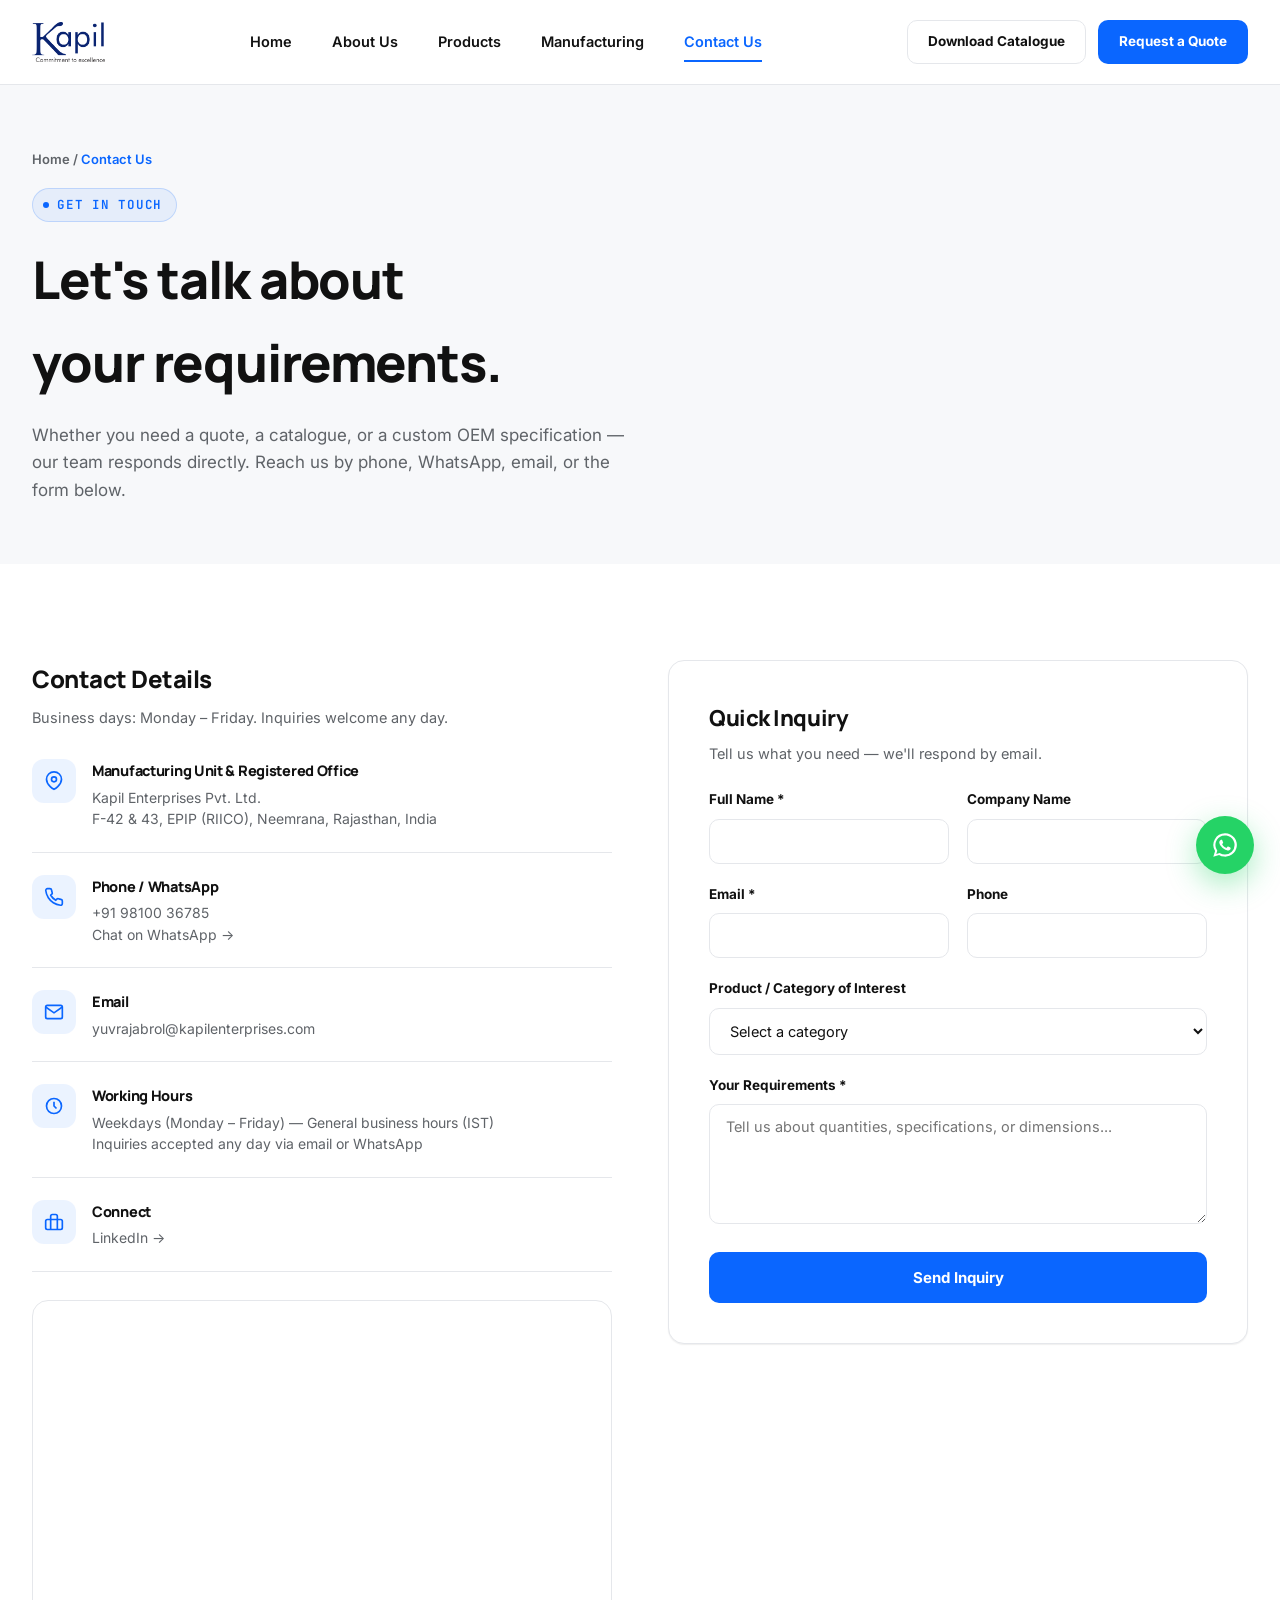
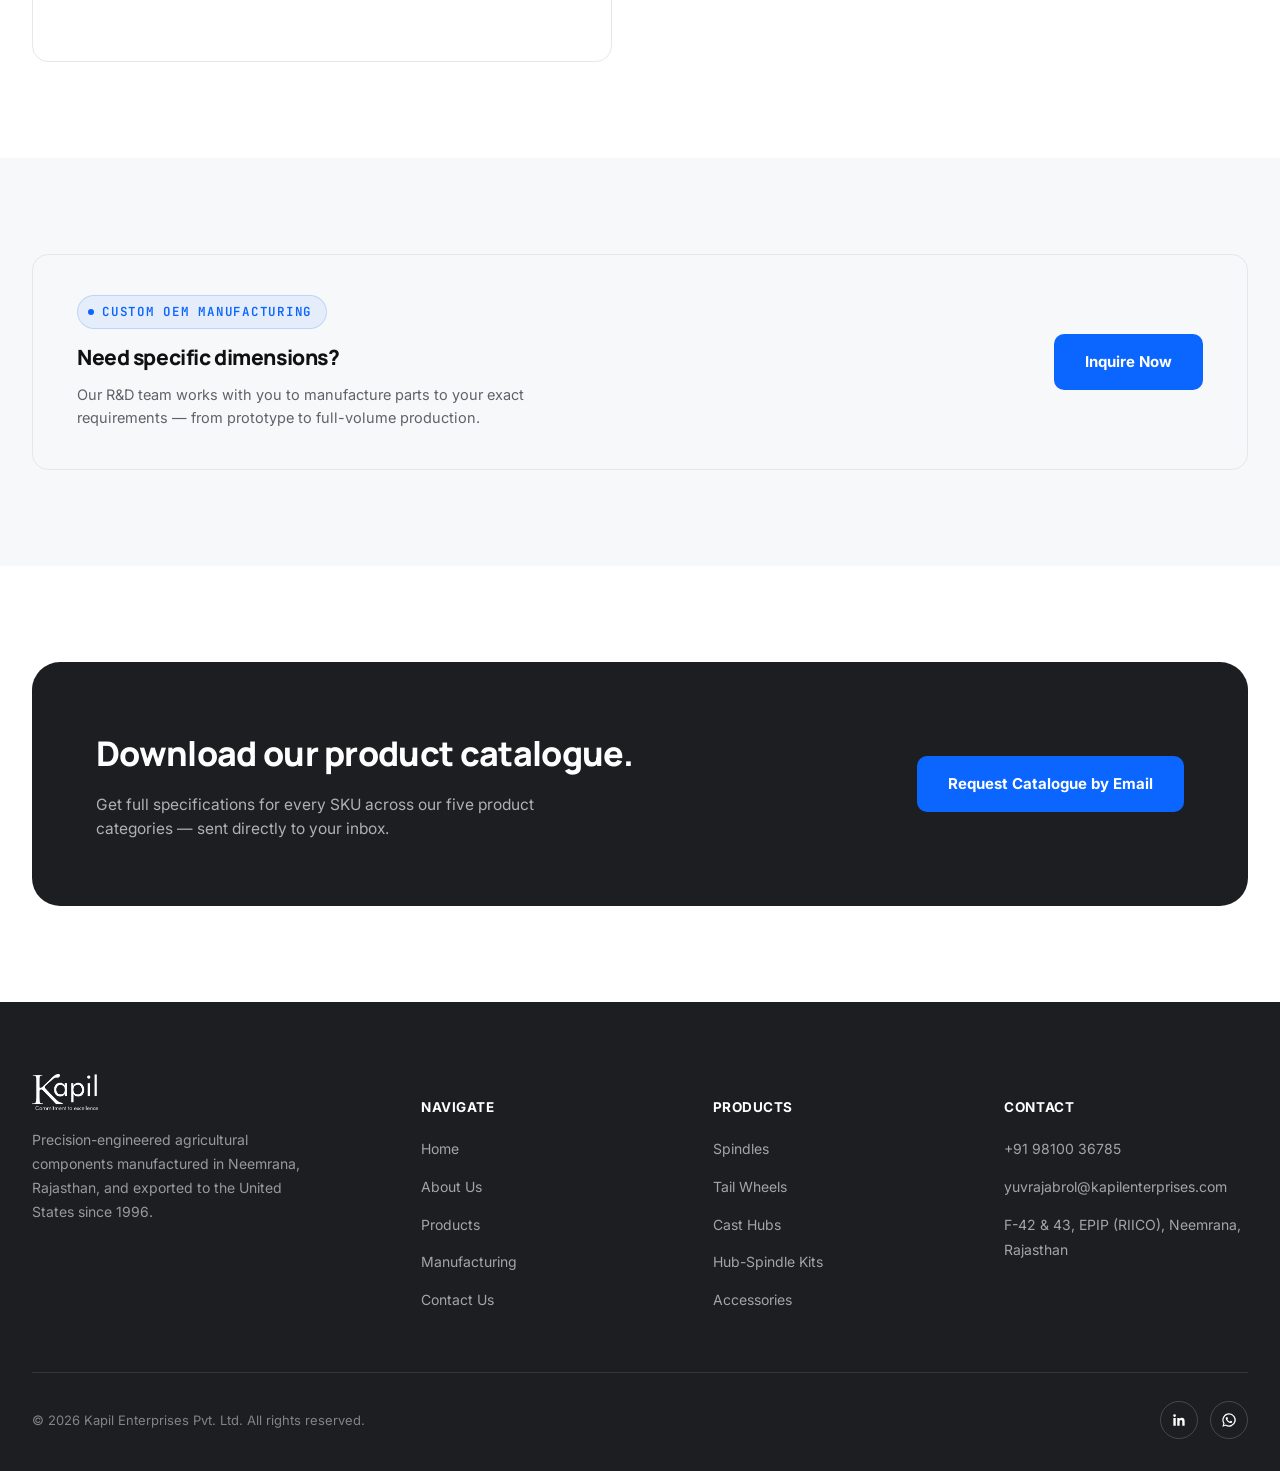
<file: contact.html>
<!DOCTYPE html>
<html lang="en">
<head>
<meta charset="UTF-8">
<meta name="viewport" content="width=device-width, initial-scale=1.0">
<title>Contact Us | Kapil Enterprises</title>
<meta name="description" content="Get in touch with Kapil Enterprises for quotes, catalogue downloads, or custom OEM manufacturing inquiries.">
<link rel="stylesheet" href="style.css">
</head>
<body>

<header class="site-header">
  <div class="wrap nav">
    <a href="index.html" class="nav-logo"><img src="KEPLLogo.png" alt="Kapil Enterprises"></a>
    <nav class="nav-links">
      <a href="index.html">Home</a>
      <a href="about.html">About Us</a>
      <a href="products.html">Products</a>
      <a href="manufacturing.html">Manufacturing</a>
      <a href="contact.html" class="active">Contact Us</a>
    </nav>
    <div class="nav-cta">
      <a href="#catalogue" class="btn btn-secondary btn-sm">Download Catalogue</a>
      <a href="#inquiry" class="btn btn-primary btn-sm">Request a Quote</a>
    </div>
    <button class="hamburger" aria-label="Menu"><span></span><span></span><span></span></button>
  </div>
  </header>
<div class="mobile-menu">
    <a href="index.html">Home</a>
    <a href="about.html">About Us</a>
    <a href="products.html">Products</a>
    <a href="manufacturing.html">Manufacturing</a>
    <a href="contact.html">Contact Us</a>
    <div class="nav-cta">
      <a href="#catalogue" class="btn btn-secondary">Download Catalogue</a>
      <a href="#inquiry" class="btn btn-primary">Request a Quote</a>
    </div>
  </div>


<!-- ===================== PAGE HERO ===================== -->
<section class="page-hero">
  <div class="wrap">
    <div class="breadcrumb"><a href="index.html">Home</a> / <span>Contact Us</span></div>
    <span class="tag">GET IN TOUCH</span>
    <h1>Let's talk about<br>your requirements.</h1>
    <p>Whether you need a quote, a catalogue, or a custom OEM specification — our team responds directly. Reach us by phone, WhatsApp, email, or the form below.</p>
  </div>
</section>

<!-- ===================== CONTACT INFO + FORM ===================== -->
<section id="inquiry">
  <div class="wrap">
    <div class="grid grid-2" style="gap:56px;align-items:flex-start;">

      <!-- Contact details -->
      <div class="reveal">
        <h2 style="font-size:24px;margin-bottom:8px;">Contact Details</h2>
        <p style="color:var(--ink-soft);font-size:14.5px;margin-bottom:8px;">Business days: Monday – Friday. Inquiries welcome any day.</p>

        <div class="info-card">
          <div class="ic"><svg width="20" height="20" viewBox="0 0 24 24" fill="none" stroke="currentColor" stroke-width="2"><path d="M21 10c0 7-9 12-9 12s-9-5-9-12a9 9 0 0118 0z"/><circle cx="12" cy="10" r="3"/></svg></div>
          <div>
            <h4>Manufacturing Unit & Registered Office</h4>
            <p>Kapil Enterprises Pvt. Ltd.<br>F-42 & 43, EPIP (RIICO), Neemrana, Rajasthan, India</p>
          </div>
        </div>

        <div class="info-card">
          <div class="ic"><svg width="20" height="20" viewBox="0 0 24 24" fill="none" stroke="currentColor" stroke-width="2"><path d="M22 16.92v3a2 2 0 01-2.18 2 19.79 19.79 0 01-8.63-3.07 19.5 19.5 0 01-6-6 19.79 19.79 0 01-3.07-8.67A2 2 0 014.11 2h3a2 2 0 012 1.72c.127.96.362 1.903.7 2.81a2 2 0 01-.45 2.11L8.09 9.91a16 16 0 006 6l1.27-1.27a2 2 0 012.11-.45c.907.338 1.85.573 2.81.7A2 2 0 0122 16.92z"/></svg></div>
          <div>
            <h4>Phone / WhatsApp</h4>
            <p><a href="tel:+919810036785">+91 98100 36785</a><br><a href="https://wa.me/919810036785" target="_blank" rel="noopener">Chat on WhatsApp →</a></p>
          </div>
        </div>

        <div class="info-card">
          <div class="ic"><svg width="20" height="20" viewBox="0 0 24 24" fill="none" stroke="currentColor" stroke-width="2"><path d="M4 4h16v16H4z" style="display:none;"/><path d="M22 6l-10 7L2 6"/><rect x="2" y="4" width="20" height="16" rx="2"/></svg></div>
          <div>
            <h4>Email</h4>
            <p><a href="mailto:yuvrajabrol@kapilenterprises.com">yuvrajabrol@kapilenterprises.com</a></p>
          </div>
        </div>

        <div class="info-card">
          <div class="ic"><svg width="20" height="20" viewBox="0 0 24 24" fill="none" stroke="currentColor" stroke-width="2"><circle cx="12" cy="12" r="9"/><path d="M12 7v5l3 3"/></svg></div>
          <div>
            <h4>Working Hours</h4>
            <p>Weekdays (Monday – Friday) — General business hours (IST)<br>Inquiries accepted any day via email or WhatsApp</p>
          </div>
        </div>

        <div class="info-card">
          <div class="ic"><svg width="20" height="20" viewBox="0 0 24 24" fill="none" stroke="currentColor" stroke-width="2"><rect x="2" y="9" width="20" height="12" rx="2"/><path d="M16 21V5a2 2 0 00-2-2h-4a2 2 0 00-2 2v16"/></svg></div>
          <div>
            <h4>Connect</h4>
            <p><a href="https://www.linkedin.com/company/agkapil/about/" target="_blank" rel="noopener">LinkedIn →</a></p>
          </div>
        </div>

        <!-- Map -->
        <div style="margin-top:28px;border-radius:var(--radius);overflow:hidden;border:1px solid var(--border);aspect-ratio:16/10;">
          <iframe
            src="https://www.google.com/maps?q=EPIP+RIICO+Neemrana+Rajasthan+India&output=embed"
            width="100%" height="100%" style="border:0;" loading="lazy"
            referrerpolicy="no-referrer-when-downgrade" title="Kapil Enterprises Location Map"></iframe>
        </div>
      </div>

      <!-- Inquiry form -->
      <div class="reveal">
        <div class="form-card">
          <h2 style="font-size:22px;margin-bottom:6px;">Quick Inquiry</h2>
          <p style="color:var(--ink-soft);font-size:14.5px;margin-bottom:24px;">Tell us what you need — we'll respond by email.</p>

          <form class="inquiry-form">
            <div class="form-row">
              <div class="field">
                <label for="name">Full Name *</label>
                <input type="text" id="name" required>
              </div>
              <div class="field">
                <label for="company">Company Name</label>
                <input type="text" id="company">
              </div>
            </div>
            <div class="form-row">
              <div class="field">
                <label for="email">Email *</label>
                <input type="email" id="email" required>
              </div>
              <div class="field">
                <label for="phone">Phone</label>
                <input type="tel" id="phone">
              </div>
            </div>
            <div class="field">
              <label for="inquiry-product">Product / Category of Interest</label>
              <select id="inquiry-product">
                <option value="">Select a category</option>
                <option>Spindles</option>
                <option>Tail Wheels</option>
                <option>Cast Hubs</option>
                <option>Hub-Spindle Kits</option>
                <option>Accessories</option>
                <option>Custom OEM Manufacturing</option>
                <option>Other / Not Sure</option>
              </select>
            </div>
            <div class="field">
              <label for="message">Your Requirements *</label>
              <textarea id="message" placeholder="Tell us about quantities, specifications, or dimensions..." required></textarea>
            </div>
            <button type="submit" class="btn btn-primary" style="width:100%;">Send Inquiry</button>
          </form>
          <div class="form-success" style="display:none;text-align:center;padding:40px 0;">
            <svg width="48" height="48" viewBox="0 0 24 24" fill="none" stroke="#0A66FF" stroke-width="2" style="margin:0 auto 16px;"><path d="M9 12l2 2 4-4"/><circle cx="12" cy="12" r="9"/></svg>
            <h3 style="font-size:19px;margin-bottom:8px;">Thank you — inquiry received.</h3>
            <p style="color:var(--ink-soft);font-size:14.5px;">Our team will get back to you shortly at the email address provided.</p>
          </div>
        </div>
      </div>

    </div>
  </div>
</section>

<!-- ===================== CUSTOM OEM BANNER ===================== -->
<section class="section-soft">
  <div class="wrap">
    <div class="oem-banner reveal">
      <div class="left">
        <span class="tag" style="margin-bottom:12px;">CUSTOM OEM MANUFACTURING</span>
        <h3>Need specific dimensions?</h3>
        <p>Our R&amp;D team works with you to manufacture parts to your exact requirements — from prototype to full-volume production.</p>
      </div>
      <a href="#inquiry" class="btn btn-primary">Inquire Now</a>
    </div>
  </div>
</section>

<!-- ===================== CATALOGUE DOWNLOAD ===================== -->
<section id="catalogue">
  <div class="wrap">
    <div class="cta-banner reveal">
      <div>
        <h2>Download our product catalogue.</h2>
        <p>Get full specifications for every SKU across our five product categories — sent directly to your inbox.</p>
      </div>
      <div class="actions">
        <a href="mailto:yuvrajabrol@kapilenterprises.com?subject=Catalogue%20Request" class="btn btn-primary">Request Catalogue by Email</a>
      </div>
    </div>
  </div>
</section>

<footer>
  <div class="wrap">
    <div class="footer-grid">
      <div class="footer-brand">
        <img src="KEPLLogo.png" alt="Kapil Enterprises">
        <p>Precision-engineered agricultural components manufactured in Neemrana, Rajasthan, and exported to the United States since 1996.</p>
      </div>
      <div class="footer-col">
        <h5>Navigate</h5>
        <ul>
          <li><a href="index.html">Home</a></li>
          <li><a href="about.html">About Us</a></li>
          <li><a href="products.html">Products</a></li>
          <li><a href="manufacturing.html">Manufacturing</a></li>
          <li><a href="contact.html">Contact Us</a></li>
        </ul>
      </div>
      <div class="footer-col">
        <h5>Products</h5>
        <ul>
          <li><a href="products.html#spindles">Spindles</a></li>
          <li><a href="products.html#tail-wheels">Tail Wheels</a></li>
          <li><a href="products.html#cast-hubs">Cast Hubs</a></li>
          <li><a href="products.html#hub-spindle-kits">Hub-Spindle Kits</a></li>
          <li><a href="products.html#accessories">Accessories</a></li>
        </ul>
      </div>
      <div class="footer-col">
        <h5>Contact</h5>
        <ul>
          <li><a href="tel:+919810036785">+91 98100 36785</a></li>
          <li><a href="mailto:yuvrajabrol@kapilenterprises.com">yuvrajabrol@kapilenterprises.com</a></li>
          <li><a href="#">F-42 & 43, EPIP (RIICO), Neemrana, Rajasthan</a></li>
        </ul>
      </div>
    </div>
    <div class="footer-bottom">
      <p>© 2026 Kapil Enterprises Pvt. Ltd. All rights reserved.</p>
      <div class="footer-social">
        <a href="https://www.linkedin.com/company/agkapil/about/" aria-label="LinkedIn" target="_blank" rel="noopener">
          <svg width="16" height="16" viewBox="0 0 24 24" fill="#fff"><path d="M20.45 20.45h-3.55v-5.57c0-1.33-.02-3.03-1.85-3.03-1.85 0-2.14 1.45-2.14 2.94v5.66H9.36V9h3.41v1.56h.05c.47-.9 1.63-1.85 3.36-1.85 3.6 0 4.27 2.37 4.27 5.45v6.29zM5.34 7.43a2.06 2.06 0 110-4.12 2.06 2.06 0 010 4.12zM7.12 20.45H3.56V9h3.56v11.45z"/></svg>
        </a>
        <a href="https://wa.me/919810036785" aria-label="WhatsApp" target="_blank" rel="noopener">
          <svg width="16" height="16" viewBox="0 0 24 24" fill="#fff"><path d="M12 2a10 10 0 00-8.5 15.2L2 22l4.9-1.5A10 10 0 1012 2zm0 18.2a8.16 8.16 0 01-4.2-1.15l-.3-.18-3 .9.9-2.9-.2-.3A8.2 8.2 0 1120.2 12 8.2 8.2 0 0112 20.2zm4.5-6.15c-.24-.12-1.44-.71-1.66-.79s-.38-.12-.55.12-.63.79-.78.95-.29.18-.53.06a6.6 6.6 0 01-1.95-1.2 7.3 7.3 0 01-1.35-1.68c-.14-.24 0-.37.11-.5s.24-.28.35-.42a1.6 1.6 0 00.24-.4.44.44 0 000-.42c-.06-.12-.55-1.32-.75-1.8s-.4-.42-.55-.42h-.47a.9.9 0 00-.65.3 2.75 2.75 0 00-.86 2 4.78 4.78 0 001 2.5 10.9 10.9 0 004.2 3.7c1.47.63 2.05.7 2.79.6a2.4 2.4 0 001.57-1.1 1.9 1.9 0 00.13-1.1c-.06-.1-.22-.16-.45-.28z"/></svg>
        </a>
      </div>
    </div>
  </div>
</footer>

<a href="https://wa.me/919810036785" class="wa-float" aria-label="Chat on WhatsApp" target="_blank" rel="noopener">
  <svg width="28" height="28" viewBox="0 0 24 24" fill="#fff"><path d="M12 2a10 10 0 00-8.5 15.2L2 22l4.9-1.5A10 10 0 1012 2zm0 18.2a8.16 8.16 0 01-4.2-1.15l-.3-.18-3 .9.9-2.9-.2-.3A8.2 8.2 0 1120.2 12 8.2 8.2 0 0112 20.2zm4.5-6.15c-.24-.12-1.44-.71-1.66-.79s-.38-.12-.55.12-.63.79-.78.95-.29.18-.53.06a6.6 6.6 0 01-1.95-1.2 7.3 7.3 0 01-1.35-1.68c-.14-.24 0-.37.11-.5s.24-.28.35-.42a1.6 1.6 0 00.24-.4.44.44 0 000-.42c-.06-.12-.55-1.32-.75-1.8s-.4-.42-.55-.42h-.47a.9.9 0 00-.65.3 2.75 2.75 0 00-.86 2 4.78 4.78 0 001 2.5 10.9 10.9 0 004.2 3.7c1.47.63 2.05.7 2.79.6a2.4 2.4 0 001.57-1.1 1.9 1.9 0 00.13-1.1c-.06-.1-.22-.16-.45-.28z"/></svg>
</a>

<script src="main.js"></script>
</body>
</html>
</file>
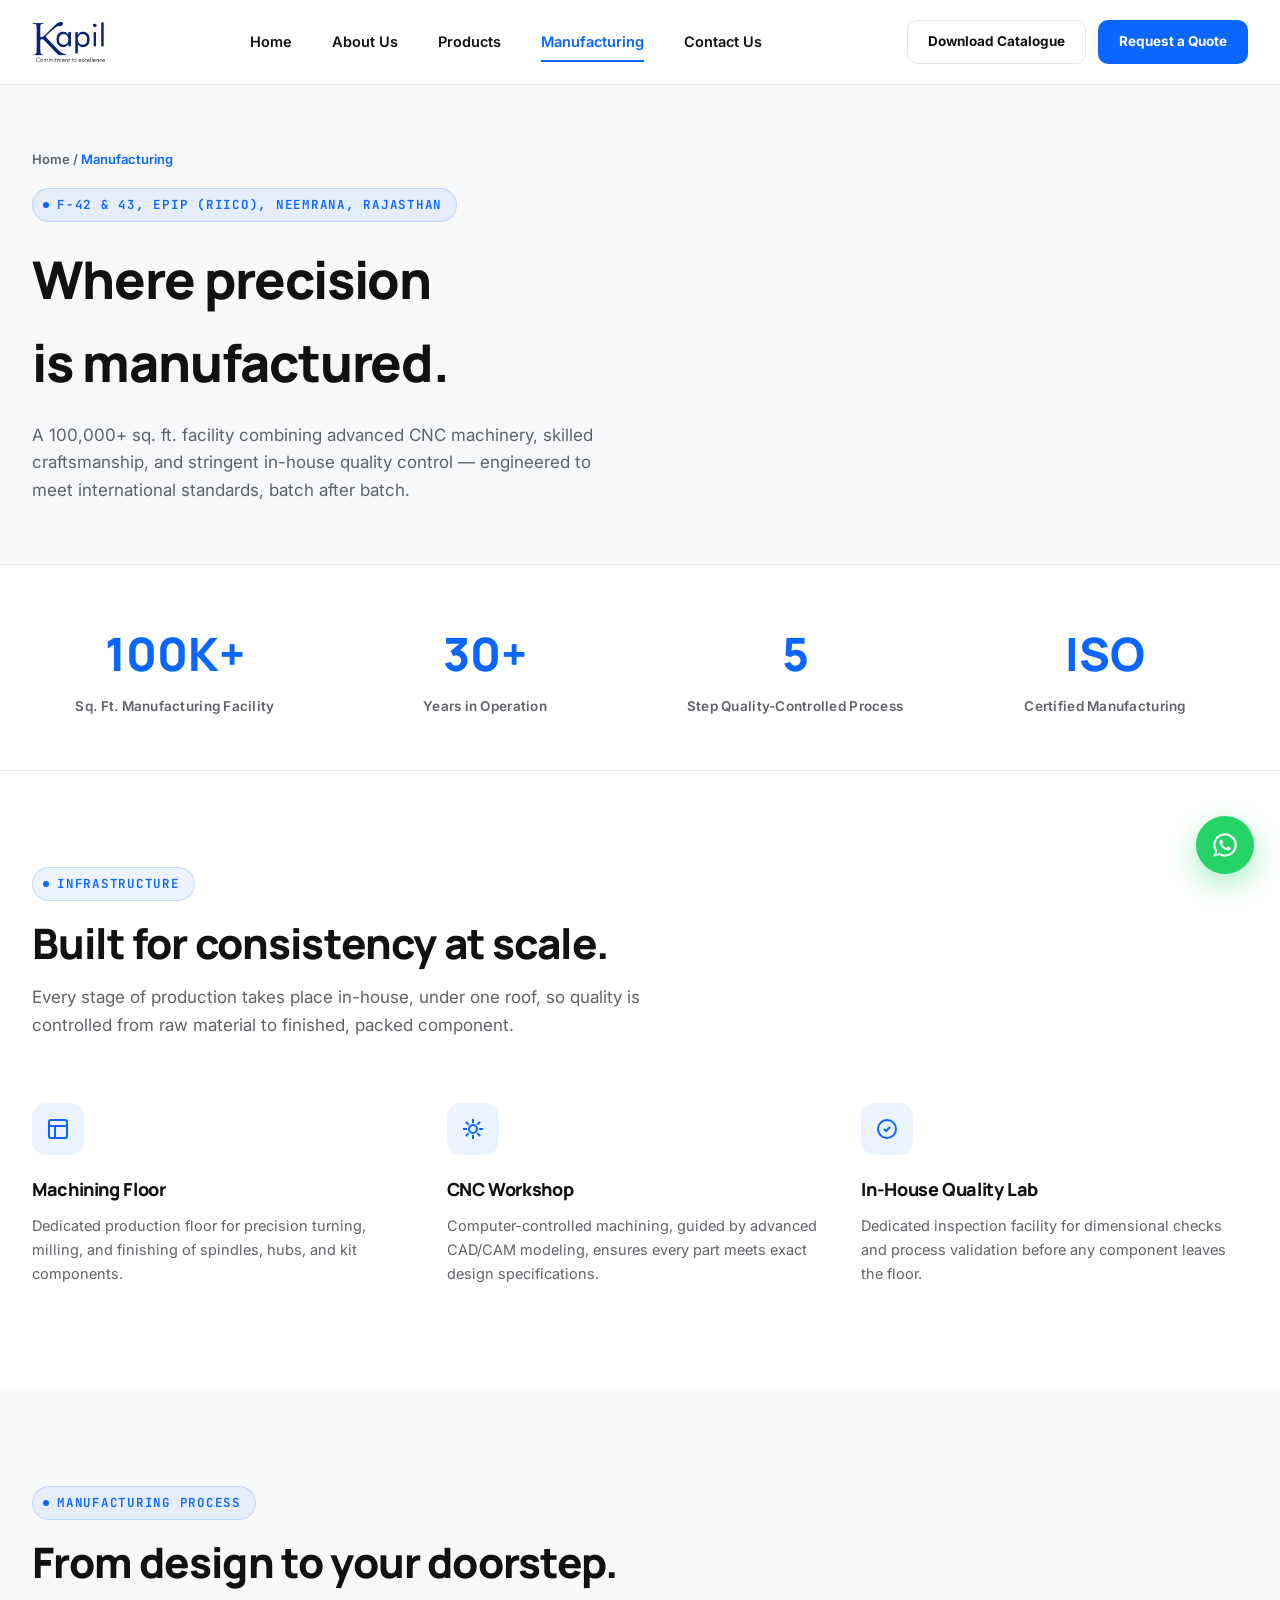
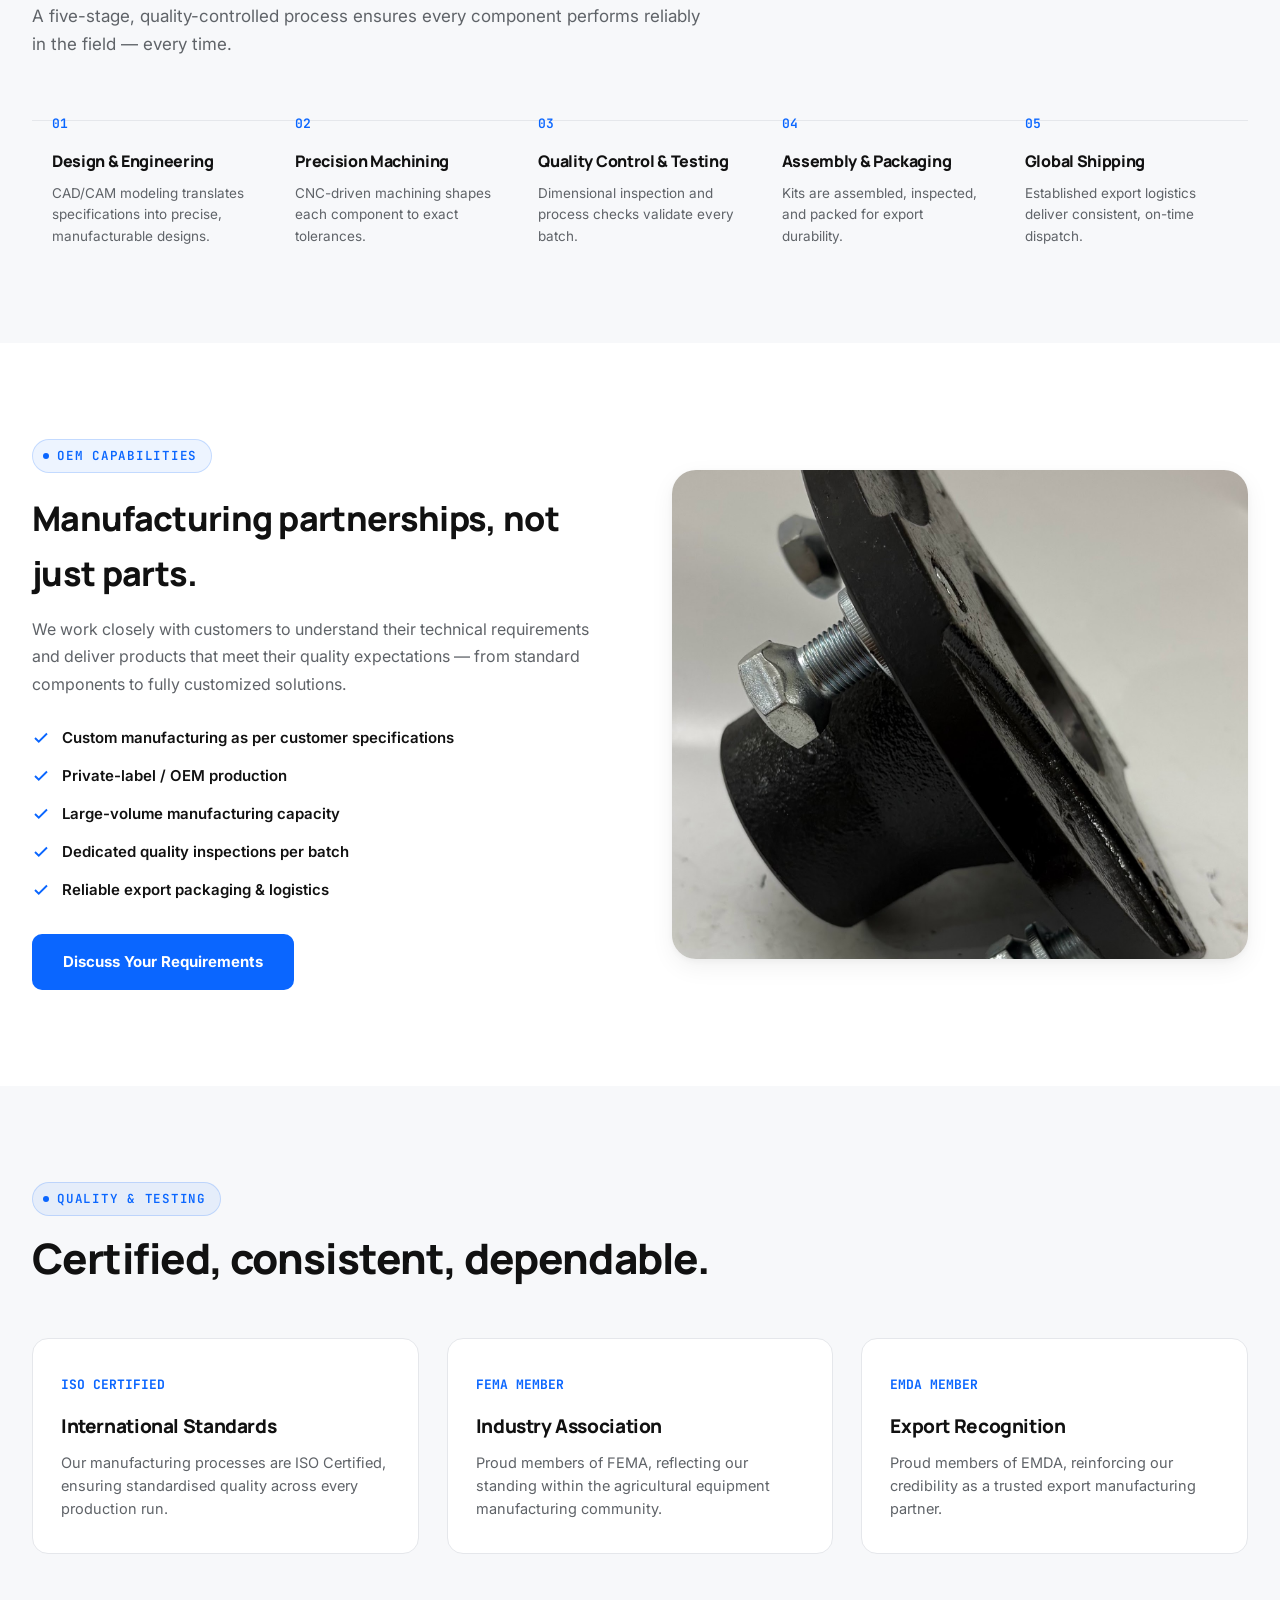
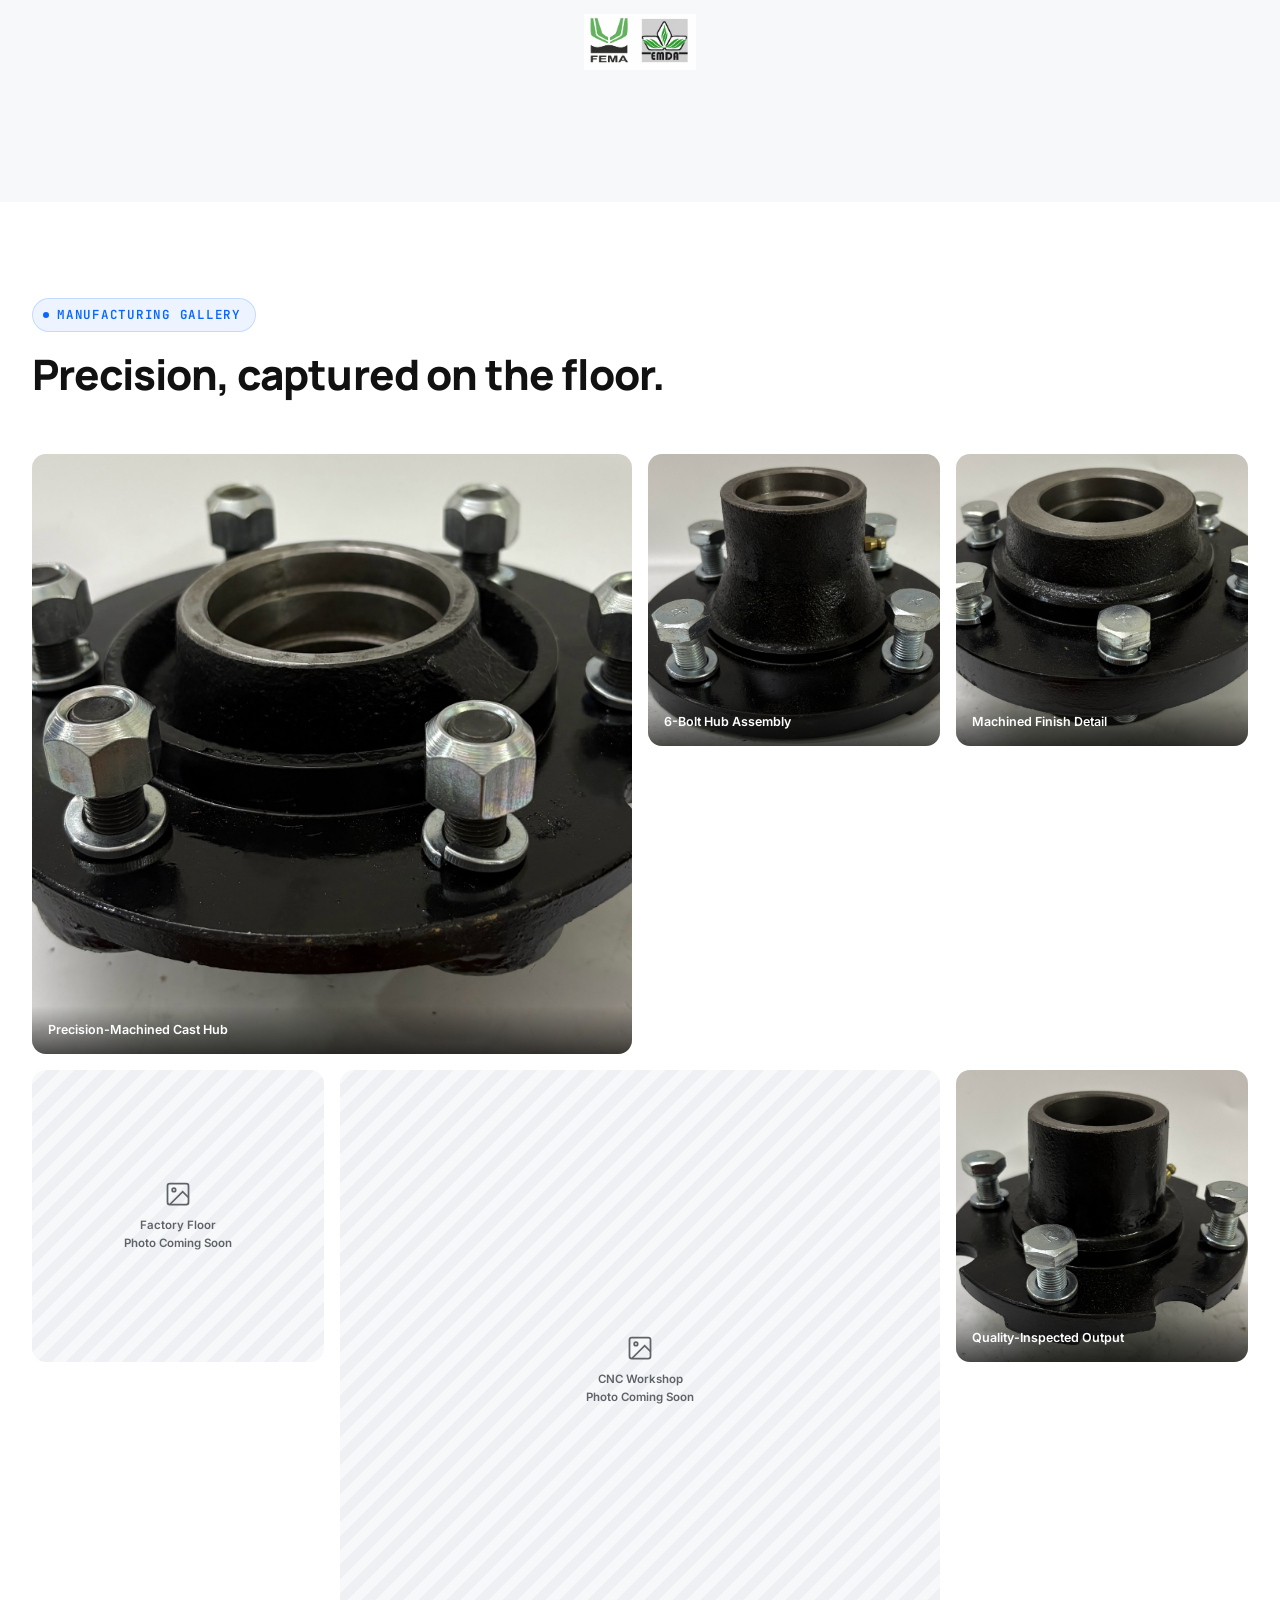
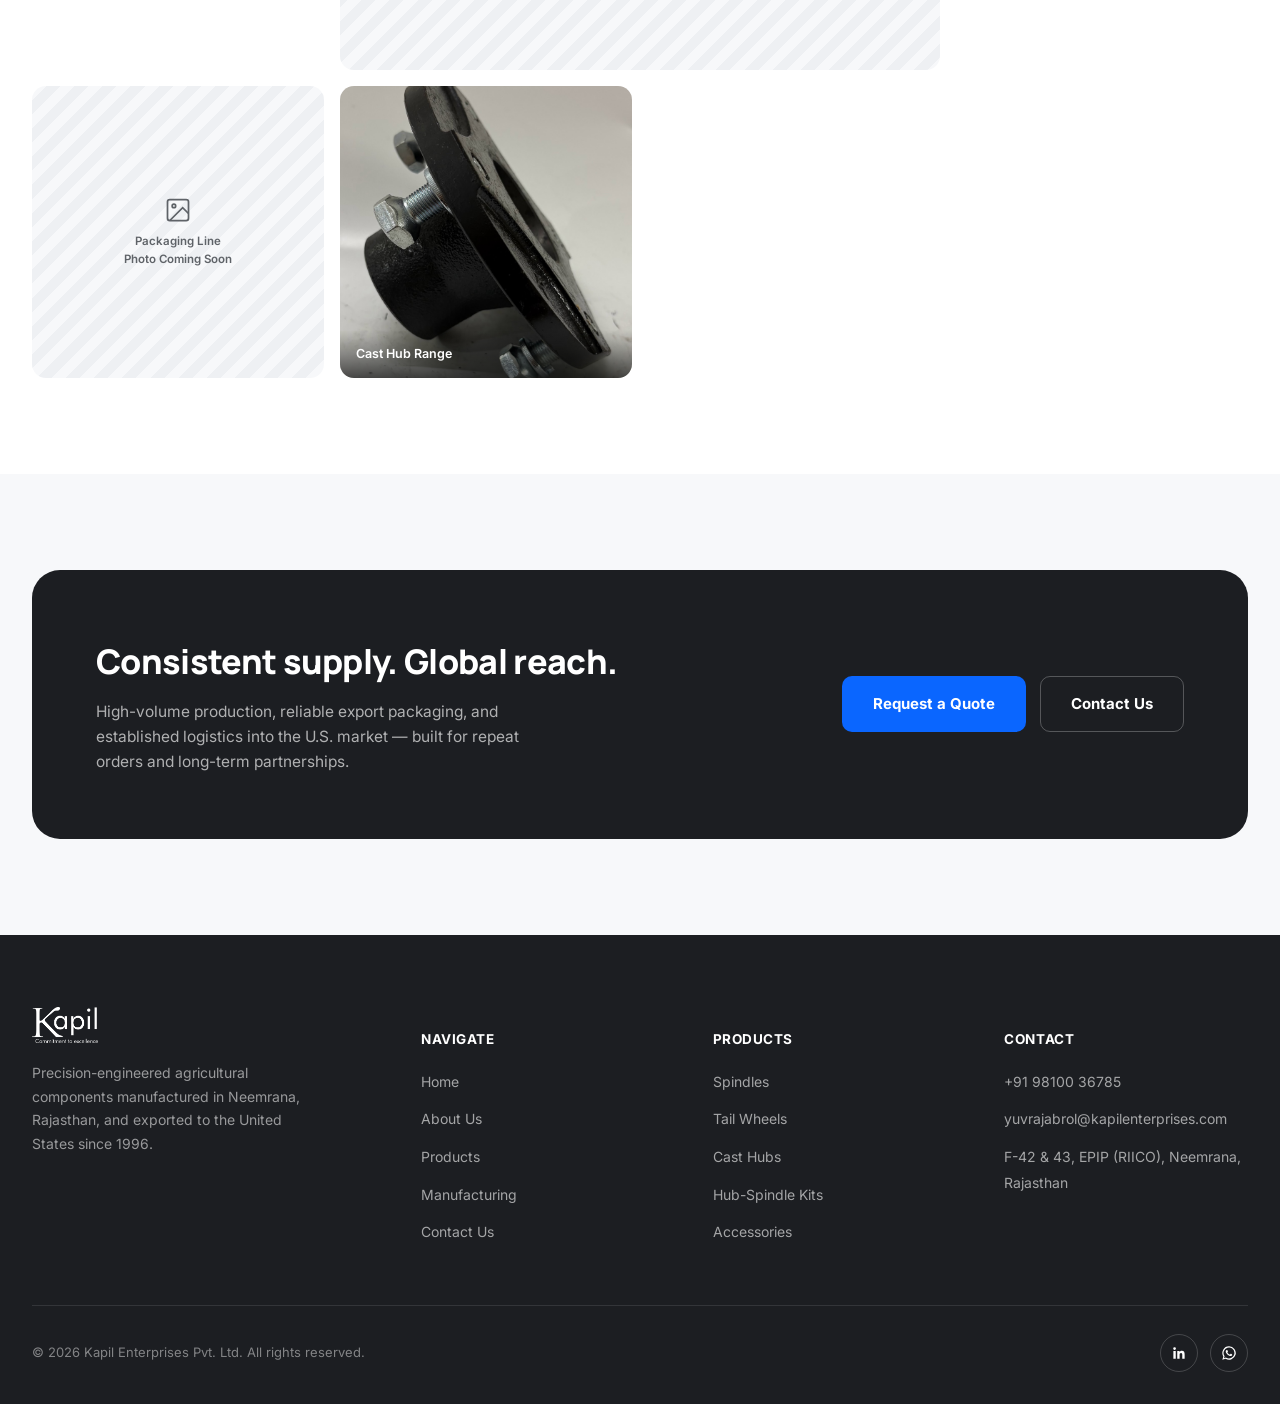
<file: manufacturing.html>
<!DOCTYPE html>
<html lang="en">
<head>
<meta charset="UTF-8">
<meta name="viewport" content="width=device-width, initial-scale=1.0">
<title>Manufacturing | Kapil Enterprises</title>
<meta name="description" content="Inside Kapil Enterprises' 100,000+ sq. ft. manufacturing facility in Neemrana, Rajasthan — CNC precision machining, in-house quality lab, and ISO-certified process control.">
<link rel="stylesheet" href="style.css">
</head>
<body>

<header class="site-header">
  <div class="wrap nav">
    <a href="index.html" class="nav-logo"><img src="KEPLLogo.png" alt="Kapil Enterprises"></a>
    <nav class="nav-links">
      <a href="index.html">Home</a>
      <a href="about.html">About Us</a>
      <a href="products.html">Products</a>
      <a href="manufacturing.html" class="active">Manufacturing</a>
      <a href="contact.html">Contact Us</a>
    </nav>
    <div class="nav-cta">
      <a href="contact.html" class="btn btn-secondary btn-sm">Download Catalogue</a>
      <a href="contact.html#inquiry" class="btn btn-primary btn-sm">Request a Quote</a>
    </div>
    <button class="hamburger" aria-label="Menu"><span></span><span></span><span></span></button>
  </div>
  </header>
<div class="mobile-menu">
    <a href="index.html">Home</a>
    <a href="about.html">About Us</a>
    <a href="products.html">Products</a>
    <a href="manufacturing.html">Manufacturing</a>
    <a href="contact.html">Contact Us</a>
    <div class="nav-cta">
      <a href="contact.html" class="btn btn-secondary">Download Catalogue</a>
      <a href="contact.html#inquiry" class="btn btn-primary">Request a Quote</a>
    </div>
  </div>


<!-- ===================== PAGE HERO ===================== -->
<section class="page-hero">
  <div class="wrap">
    <div class="breadcrumb"><a href="index.html">Home</a> / <span>Manufacturing</span></div>
    <span class="tag">F-42 & 43, EPIP (RIICO), NEEMRANA, RAJASTHAN</span>
    <h1>Where precision<br>is manufactured.</h1>
    <p>A 100,000+ sq. ft. facility combining advanced CNC machinery, skilled craftsmanship, and stringent in-house quality control — engineered to meet international standards, batch after batch.</p>
  </div>
</section>

<!-- ===================== FACTORY OVERVIEW STATS ===================== -->
<div class="stat-strip">
  <div class="wrap stat-grid">
    <div class="reveal"><div class="num" data-count="100" data-suffix="K+">100K+</div><div class="label">Sq. Ft. Manufacturing Facility</div></div>
    <div class="reveal"><div class="num" data-count="30" data-suffix="+">30+</div><div class="label">Years in Operation</div></div>
    <div class="reveal"><div class="num" data-count="5" data-suffix="">5</div><div class="label">Step Quality-Controlled Process</div></div>
    <div class="reveal"><div class="num">ISO</div><div class="label">Certified Manufacturing</div></div>
  </div>
</div>

<!-- ===================== INFRASTRUCTURE ===================== -->
<section>
  <div class="wrap">
    <div class="section-head reveal">
      <span class="tag">INFRASTRUCTURE</span>
      <h2>Built for consistency at scale.</h2>
      <p>Every stage of production takes place in-house, under one roof, so quality is controlled from raw material to finished, packed component.</p>
    </div>
    <div class="grid grid-3">
      <div class="feature reveal">
        <div class="icon">
          <svg width="24" height="24" viewBox="0 0 24 24" fill="none" stroke="currentColor" stroke-width="2"><rect x="3" y="3" width="18" height="18" rx="2"/><path d="M3 9h18M9 21V9"/></svg>
        </div>
        <h3>Machining Floor</h3>
        <p>Dedicated production floor for precision turning, milling, and finishing of spindles, hubs, and kit components.</p>
      </div>
      <div class="feature reveal">
        <div class="icon">
          <svg width="24" height="24" viewBox="0 0 24 24" fill="none" stroke="currentColor" stroke-width="2"><circle cx="12" cy="12" r="4"/><path d="M12 2v4M12 18v4M4.9 4.9l2.8 2.8M16.3 16.3l2.8 2.8M2 12h4M18 12h4M4.9 19.1l2.8-2.8M16.3 7.7l2.8-2.8"/></svg>
        </div>
        <h3>CNC Workshop</h3>
        <p>Computer-controlled machining, guided by advanced CAD/CAM modeling, ensures every part meets exact design specifications.</p>
      </div>
      <div class="feature reveal">
        <div class="icon">
          <svg width="24" height="24" viewBox="0 0 24 24" fill="none" stroke="currentColor" stroke-width="2"><path d="M9 12l2 2 4-4"/><circle cx="12" cy="12" r="9"/></svg>
        </div>
        <h3>In-House Quality Lab</h3>
        <p>Dedicated inspection facility for dimensional checks and process validation before any component leaves the floor.</p>
      </div>
    </div>
  </div>
</section>

<!-- ===================== MANUFACTURING PROCESS ===================== -->
<section class="section-soft">
  <div class="wrap">
    <div class="section-head reveal">
      <span class="tag">MANUFACTURING PROCESS</span>
      <h2>From design to your doorstep.</h2>
      <p>A five-stage, quality-controlled process ensures every component performs reliably in the field — every time.</p>
    </div>
    <div class="process-strip reveal">
      <div class="process-line"></div>
      <div class="process-step">
        <span class="n">01</span>
        <h4>Design & Engineering</h4>
        <p>CAD/CAM modeling translates specifications into precise, manufacturable designs.</p>
      </div>
      <div class="process-step">
        <span class="n">02</span>
        <h4>Precision Machining</h4>
        <p>CNC-driven machining shapes each component to exact tolerances.</p>
      </div>
      <div class="process-step">
        <span class="n">03</span>
        <h4>Quality Control & Testing</h4>
        <p>Dimensional inspection and process checks validate every batch.</p>
      </div>
      <div class="process-step">
        <span class="n">04</span>
        <h4>Assembly & Packaging</h4>
        <p>Kits are assembled, inspected, and packed for export durability.</p>
      </div>
      <div class="process-step">
        <span class="n">05</span>
        <h4>Global Shipping</h4>
        <p>Established export logistics deliver consistent, on-time dispatch.</p>
      </div>
    </div>
  </div>
</section>

<!-- ===================== OEM CAPABILITIES ===================== -->
<section>
  <div class="wrap">
    <div class="grid grid-2" style="align-items:center;gap:64px;">
      <div class="reveal">
        <span class="tag">OEM CAPABILITIES</span>
        <h2 style="font-size:clamp(26px,3vw,34px);">Manufacturing partnerships, not just parts.</h2>
        <p style="color:var(--ink-soft);font-size:16px;margin-top:16px;line-height:1.7;">We work closely with customers to understand their technical requirements and deliver products that meet their quality expectations — from standard components to fully customized solutions.</p>
        <ul style="margin-top:28px;display:flex;flex-direction:column;gap:14px;">
          <li style="display:flex;align-items:center;gap:12px;font-weight:600;font-size:15px;"><svg width="18" height="18" viewBox="0 0 24 24" fill="none" stroke="#0A66FF" stroke-width="2.5"><path d="M20 6L9 17l-5-5"/></svg>Custom manufacturing as per customer specifications</li>
          <li style="display:flex;align-items:center;gap:12px;font-weight:600;font-size:15px;"><svg width="18" height="18" viewBox="0 0 24 24" fill="none" stroke="#0A66FF" stroke-width="2.5"><path d="M20 6L9 17l-5-5"/></svg>Private-label / OEM production</li>
          <li style="display:flex;align-items:center;gap:12px;font-weight:600;font-size:15px;"><svg width="18" height="18" viewBox="0 0 24 24" fill="none" stroke="#0A66FF" stroke-width="2.5"><path d="M20 6L9 17l-5-5"/></svg>Large-volume manufacturing capacity</li>
          <li style="display:flex;align-items:center;gap:12px;font-weight:600;font-size:15px;"><svg width="18" height="18" viewBox="0 0 24 24" fill="none" stroke="#0A66FF" stroke-width="2.5"><path d="M20 6L9 17l-5-5"/></svg>Dedicated quality inspections per batch</li>
          <li style="display:flex;align-items:center;gap:12px;font-weight:600;font-size:15px;"><svg width="18" height="18" viewBox="0 0 24 24" fill="none" stroke="#0A66FF" stroke-width="2.5"><path d="M20 6L9 17l-5-5"/></svg>Reliable export packaging & logistics</li>
        </ul>
        <a href="contact.html?product=Custom%20OEM%20Manufacturing#inquiry" class="btn btn-primary" style="margin-top:32px;">Discuss Your Requirements</a>
      </div>
      <div class="reveal" style="border-radius:24px;overflow:hidden;box-shadow:var(--shadow-md);aspect-ratio:4/3.4;">
        <img src="hub_image22.jpg" alt="Precision cast hub component" style="width:100%;height:100%;object-fit:cover;">
      </div>
    </div>
  </div>
</section>

<!-- ===================== QUALITY & TESTING ===================== -->
<section class="section-soft">
  <div class="wrap">
    <div class="section-head reveal">
      <span class="tag">QUALITY & TESTING</span>
      <h2>Certified, consistent, dependable.</h2>
    </div>
    <div class="grid grid-3">
      <div class="value-card reveal" style="background:#fff;">
        <span class="tag-num">ISO CERTIFIED</span>
        <h3>International Standards</h3>
        <p>Our manufacturing processes are ISO Certified, ensuring standardised quality across every production run.</p>
      </div>
      <div class="value-card reveal" style="background:#fff;">
        <span class="tag-num">FEMA MEMBER</span>
        <h3>Industry Association</h3>
        <p>Proud members of FEMA, reflecting our standing within the agricultural equipment manufacturing community.</p>
      </div>
      <div class="value-card reveal" style="background:#fff;">
        <span class="tag-num">EMDA MEMBER</span>
        <h3>Export Recognition</h3>
        <p>Proud members of EMDA, reinforcing our credibility as a trusted export manufacturing partner.</p>
      </div>
    </div>
    <div class="trust-strip reveal" style="margin-top:24px;">
      <img src="EMDA_LOGO.jpg" alt="FEMA & EMDA Member">
    </div>
  </div>
</section>

<!-- ===================== MANUFACTURING GALLERY ===================== -->
<section>
  <div class="wrap">
    <div class="section-head reveal">
      <span class="tag">MANUFACTURING GALLERY</span>
      <h2>Precision, captured on the floor.</h2>
    </div>
    <div class="gallery-grid reveal">
      <div class="g-item wide"><img src="hub_image1.jpg" alt="Cast hub component"><div class="cap">Precision-Machined Cast Hub</div></div>
      <div class="g-item"><img src="hub_image4.jpg" alt="Cast hub component"><div class="cap">6-Bolt Hub Assembly</div></div>
      <div class="g-item"><img src="hub_image8.jpg" alt="Cast hub component"><div class="cap">Machined Finish Detail</div></div>
      <div class="g-item"><div class="placeholder-tile"><svg width="28" height="28" viewBox="0 0 24 24" fill="none" stroke="currentColor" stroke-width="1.5"><rect x="3" y="3" width="18" height="18" rx="2"/><circle cx="8.5" cy="8.5" r="1.5"/><path d="M21 15l-5-5L5 21"/></svg>Factory Floor<br>Photo Coming Soon</div></div>
      <div class="g-item wide"><div class="placeholder-tile"><svg width="28" height="28" viewBox="0 0 24 24" fill="none" stroke="currentColor" stroke-width="1.5"><rect x="3" y="3" width="18" height="18" rx="2"/><circle cx="8.5" cy="8.5" r="1.5"/><path d="M21 15l-5-5L5 21"/></svg>CNC Workshop<br>Photo Coming Soon</div></div>
      <div class="g-item"><img src="hub_image14.jpg" alt="Cast hub component"><div class="cap">Quality-Inspected Output</div></div>
      <div class="g-item"><div class="placeholder-tile"><svg width="28" height="28" viewBox="0 0 24 24" fill="none" stroke="currentColor" stroke-width="1.5"><rect x="3" y="3" width="18" height="18" rx="2"/><circle cx="8.5" cy="8.5" r="1.5"/><path d="M21 15l-5-5L5 21"/></svg>Packaging Line<br>Photo Coming Soon</div></div>
      <div class="g-item"><img src="hub_image22.jpg" alt="Cast hub component"><div class="cap">Cast Hub Range</div></div>
    </div>
  </div>
</section>

<!-- ===================== EXPORT STRENGTH ===================== -->
<section class="section-soft">
  <div class="wrap">
    <div class="cta-banner reveal">
      <div>
        <h2>Consistent supply. Global reach.</h2>
        <p>High-volume production, reliable export packaging, and established logistics into the U.S. market — built for repeat orders and long-term partnerships.</p>
      </div>
      <div class="actions">
        <a href="contact.html#inquiry" class="btn btn-primary">Request a Quote</a>
        <a href="contact.html" class="btn btn-secondary" style="background:transparent;color:#fff;border-color:rgba(255,255,255,.25);">Contact Us</a>
      </div>
    </div>
  </div>
</section>

<footer>
  <div class="wrap">
    <div class="footer-grid">
      <div class="footer-brand">
        <img src="KEPLLogo.png" alt="Kapil Enterprises">
        <p>Precision-engineered agricultural components manufactured in Neemrana, Rajasthan, and exported to the United States since 1996.</p>
      </div>
      <div class="footer-col">
        <h5>Navigate</h5>
        <ul>
          <li><a href="index.html">Home</a></li>
          <li><a href="about.html">About Us</a></li>
          <li><a href="products.html">Products</a></li>
          <li><a href="manufacturing.html">Manufacturing</a></li>
          <li><a href="contact.html">Contact Us</a></li>
        </ul>
      </div>
      <div class="footer-col">
        <h5>Products</h5>
        <ul>
          <li><a href="products.html#spindles">Spindles</a></li>
          <li><a href="products.html#tail-wheels">Tail Wheels</a></li>
          <li><a href="products.html#cast-hubs">Cast Hubs</a></li>
          <li><a href="products.html#hub-spindle-kits">Hub-Spindle Kits</a></li>
          <li><a href="products.html#accessories">Accessories</a></li>
        </ul>
      </div>
      <div class="footer-col">
        <h5>Contact</h5>
        <ul>
          <li><a href="tel:+919810036785">+91 98100 36785</a></li>
          <li><a href="mailto:yuvrajabrol@kapilenterprises.com">yuvrajabrol@kapilenterprises.com</a></li>
          <li><a href="#">F-42 & 43, EPIP (RIICO), Neemrana, Rajasthan</a></li>
        </ul>
      </div>
    </div>
    <div class="footer-bottom">
      <p>© 2026 Kapil Enterprises Pvt. Ltd. All rights reserved.</p>
      <div class="footer-social">
        <a href="https://www.linkedin.com/company/agkapil/about/" aria-label="LinkedIn" target="_blank" rel="noopener">
          <svg width="16" height="16" viewBox="0 0 24 24" fill="#fff"><path d="M20.45 20.45h-3.55v-5.57c0-1.33-.02-3.03-1.85-3.03-1.85 0-2.14 1.45-2.14 2.94v5.66H9.36V9h3.41v1.56h.05c.47-.9 1.63-1.85 3.36-1.85 3.6 0 4.27 2.37 4.27 5.45v6.29zM5.34 7.43a2.06 2.06 0 110-4.12 2.06 2.06 0 010 4.12zM7.12 20.45H3.56V9h3.56v11.45z"/></svg>
        </a>
        <a href="https://wa.me/919810036785" aria-label="WhatsApp" target="_blank" rel="noopener">
          <svg width="16" height="16" viewBox="0 0 24 24" fill="#fff"><path d="M12 2a10 10 0 00-8.5 15.2L2 22l4.9-1.5A10 10 0 1012 2zm0 18.2a8.16 8.16 0 01-4.2-1.15l-.3-.18-3 .9.9-2.9-.2-.3A8.2 8.2 0 1120.2 12 8.2 8.2 0 0112 20.2zm4.5-6.15c-.24-.12-1.44-.71-1.66-.79s-.38-.12-.55.12-.63.79-.78.95-.29.18-.53.06a6.6 6.6 0 01-1.95-1.2 7.3 7.3 0 01-1.35-1.68c-.14-.24 0-.37.11-.5s.24-.28.35-.42a1.6 1.6 0 00.24-.4.44.44 0 000-.42c-.06-.12-.55-1.32-.75-1.8s-.4-.42-.55-.42h-.47a.9.9 0 00-.65.3 2.75 2.75 0 00-.86 2 4.78 4.78 0 001 2.5 10.9 10.9 0 004.2 3.7c1.47.63 2.05.7 2.79.6a2.4 2.4 0 001.57-1.1 1.9 1.9 0 00.13-1.1c-.06-.1-.22-.16-.45-.28z"/></svg>
        </a>
      </div>
    </div>
  </div>
</footer>

<a href="https://wa.me/919810036785" class="wa-float" aria-label="Chat on WhatsApp" target="_blank" rel="noopener">
  <svg width="28" height="28" viewBox="0 0 24 24" fill="#fff"><path d="M12 2a10 10 0 00-8.5 15.2L2 22l4.9-1.5A10 10 0 1012 2zm0 18.2a8.16 8.16 0 01-4.2-1.15l-.3-.18-3 .9.9-2.9-.2-.3A8.2 8.2 0 1120.2 12 8.2 8.2 0 0112 20.2zm4.5-6.15c-.24-.12-1.44-.71-1.66-.79s-.38-.12-.55.12-.63.79-.78.95-.29.18-.53.06a6.6 6.6 0 01-1.95-1.2 7.3 7.3 0 01-1.35-1.68c-.14-.24 0-.37.11-.5s.24-.28.35-.42a1.6 1.6 0 00.24-.4.44.44 0 000-.42c-.06-.12-.55-1.32-.75-1.8s-.4-.42-.55-.42h-.47a.9.9 0 00-.65.3 2.75 2.75 0 00-.86 2 4.78 4.78 0 001 2.5 10.9 10.9 0 004.2 3.7c1.47.63 2.05.7 2.79.6a2.4 2.4 0 001.57-1.1 1.9 1.9 0 00.13-1.1c-.06-.1-.22-.16-.45-.28z"/></svg>
</a>

<script src="main.js"></script>
</body>
</html>
</file>
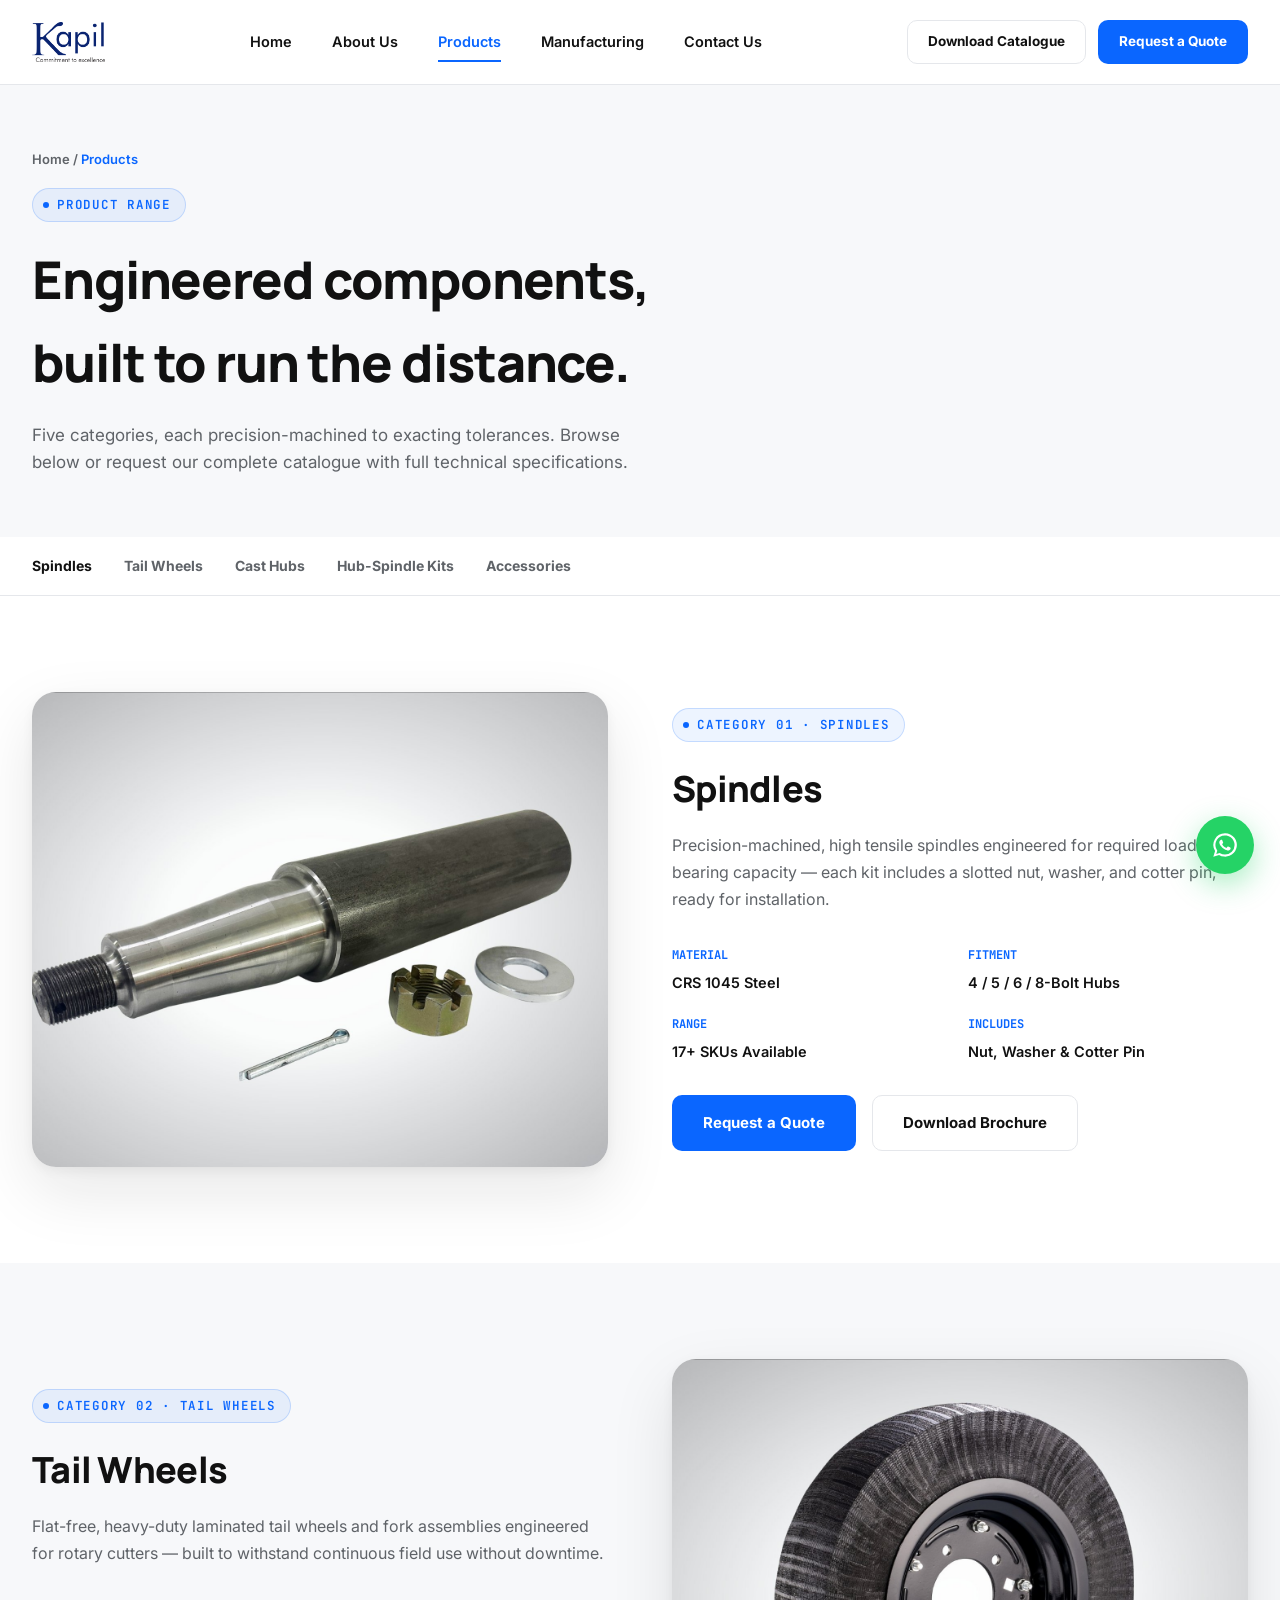
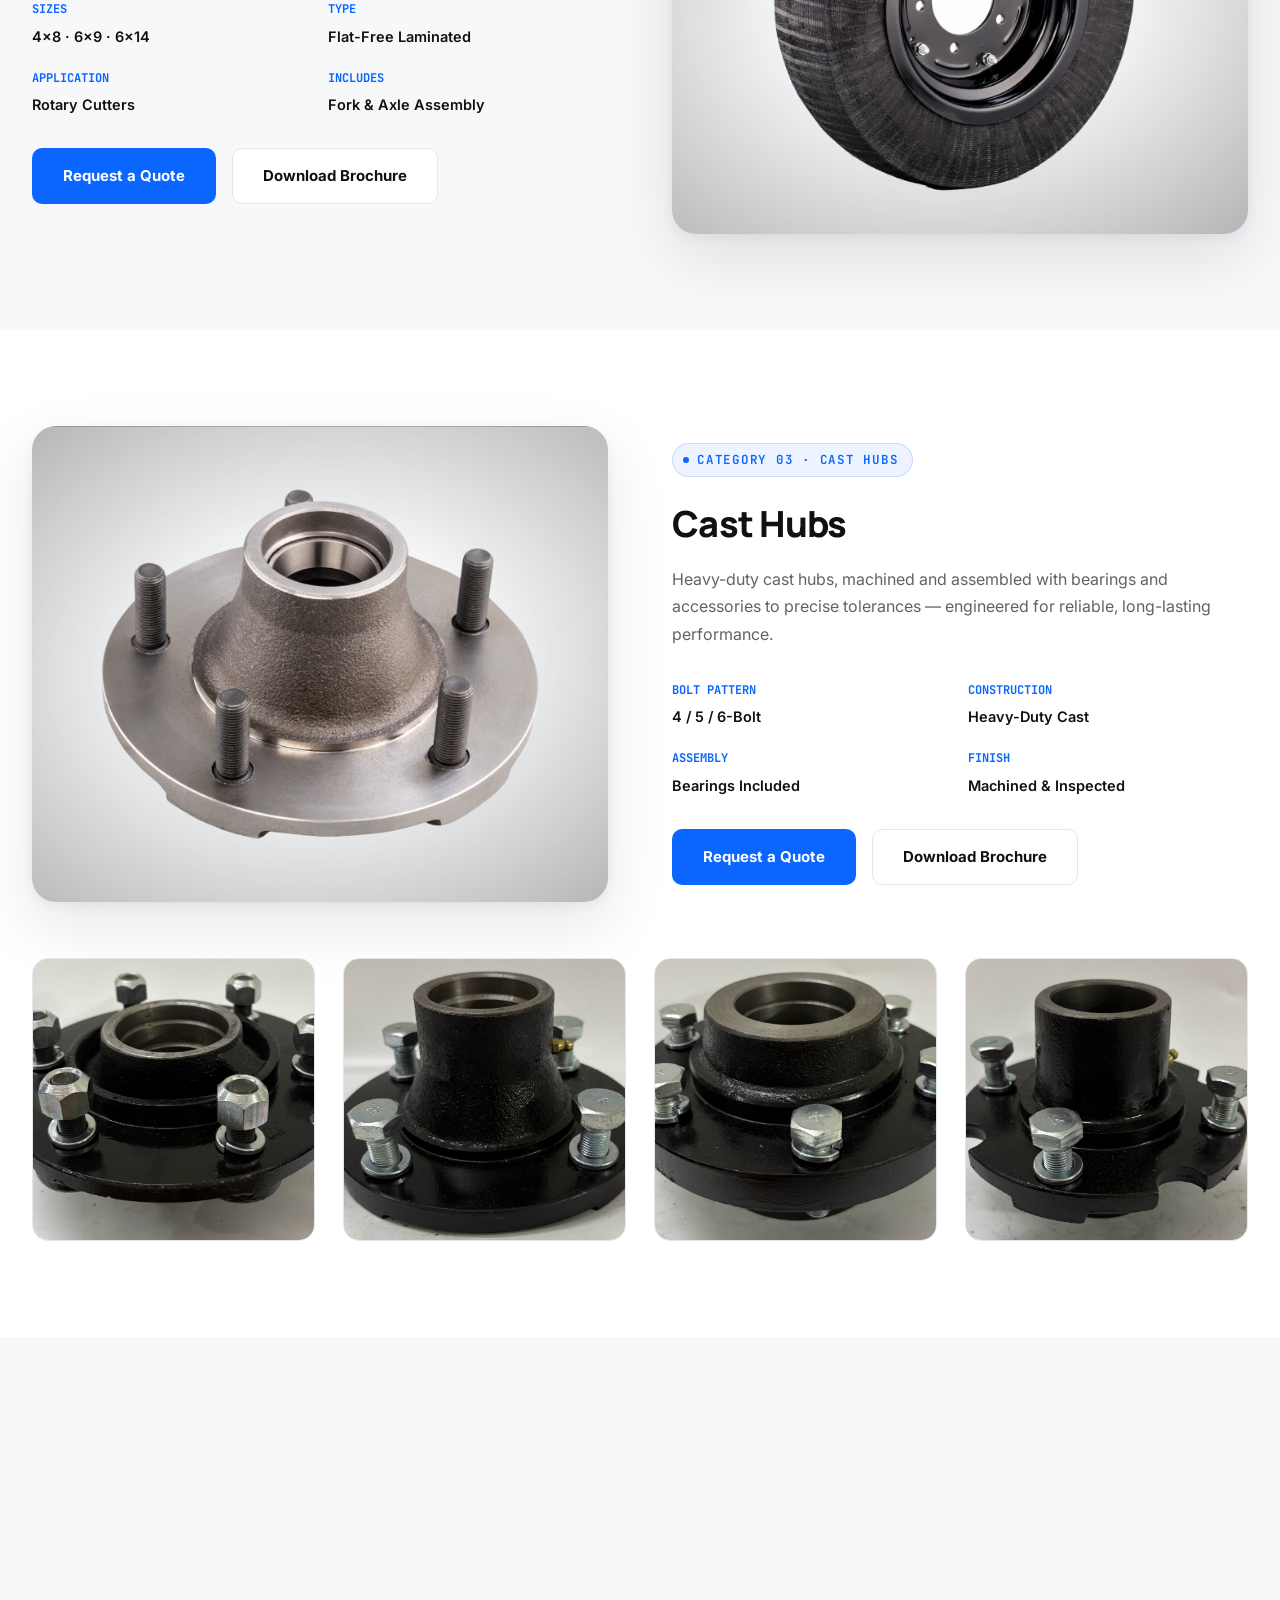
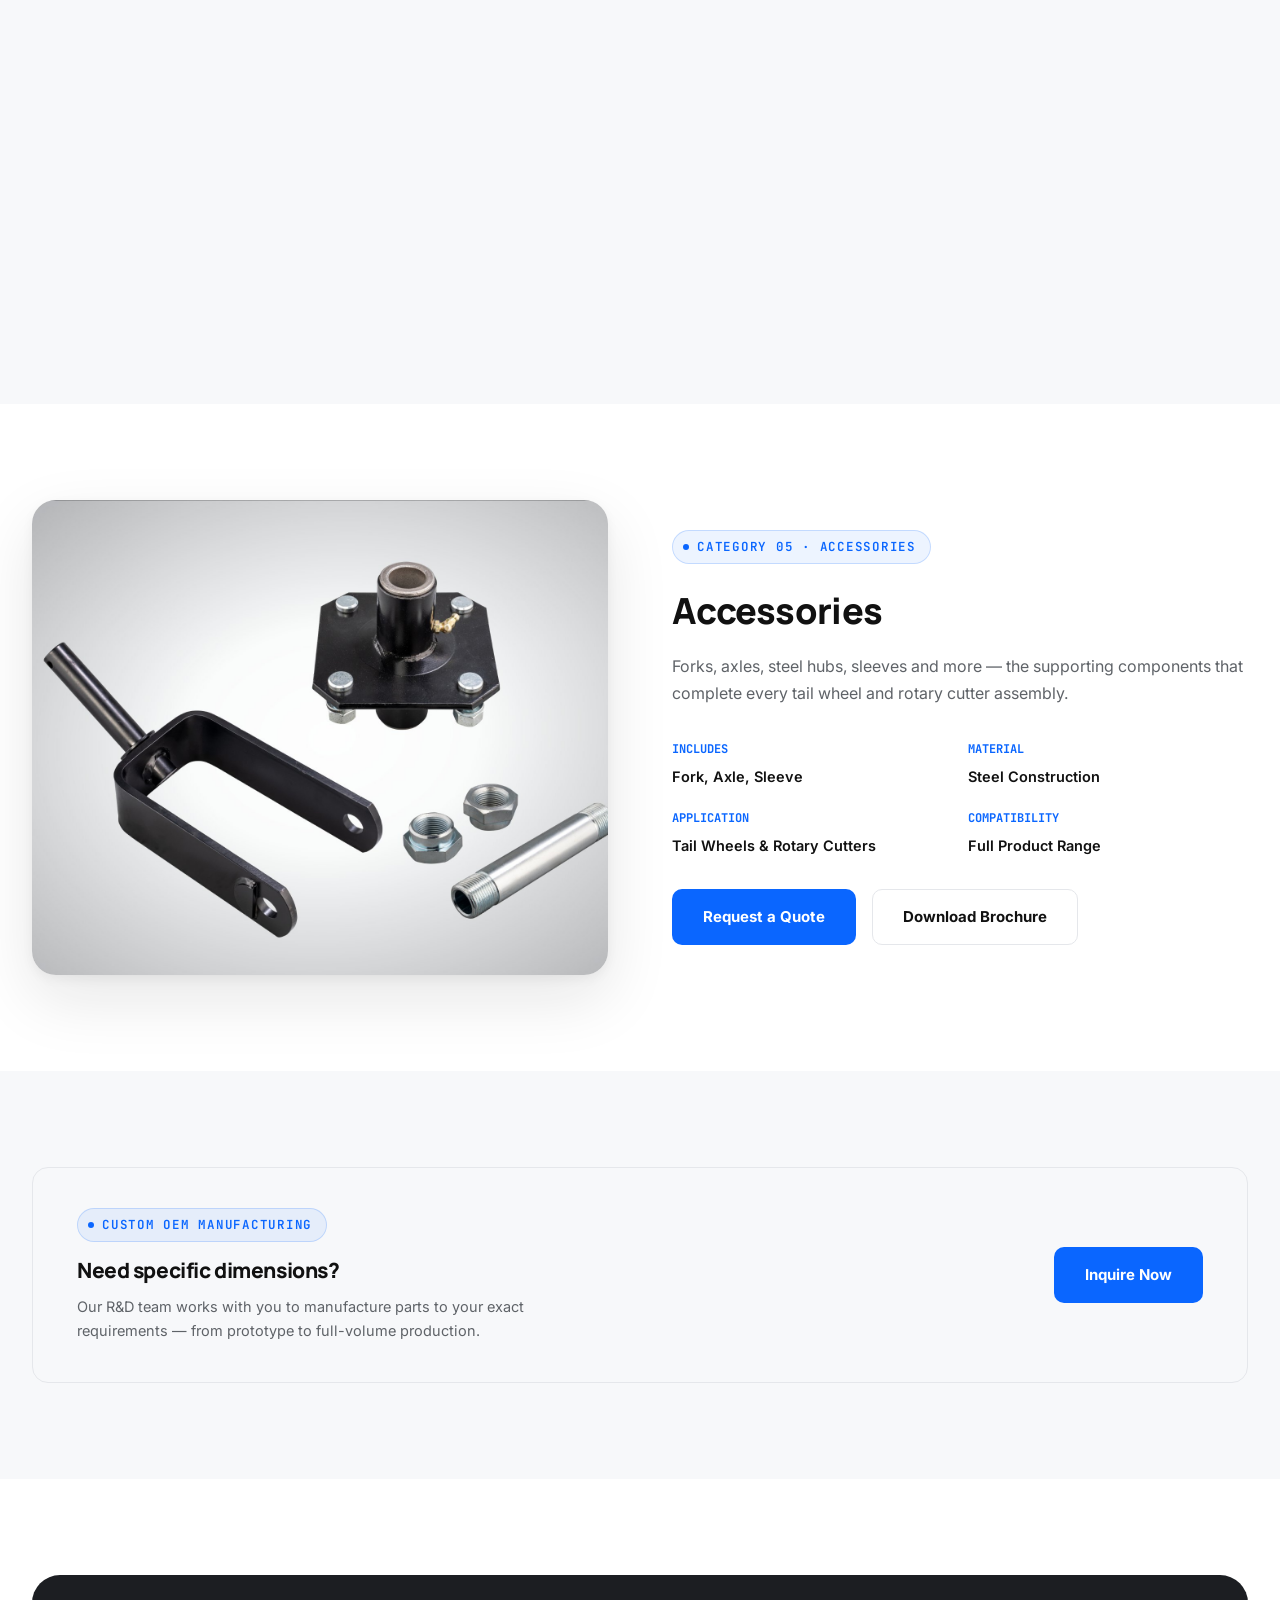
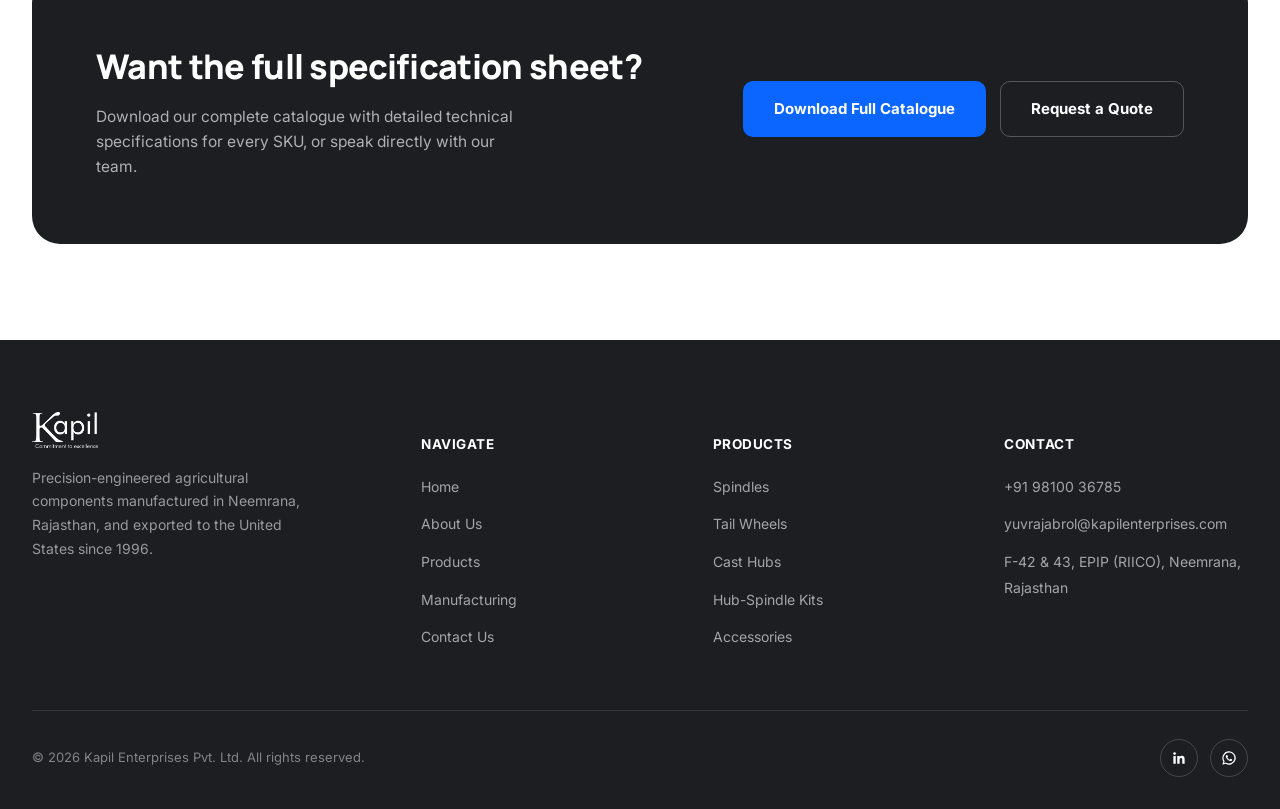
<file: products.html>
<!DOCTYPE html>
<html lang="en">
<head>
<meta charset="UTF-8">
<meta name="viewport" content="width=device-width, initial-scale=1.0">
<title>Products | Kapil Enterprises</title>
<meta name="description" content="Spindles, Tail Wheels, Cast Hubs, Hub-Spindle Kits & Accessories — precision-engineered agricultural components manufactured by Kapil Enterprises.">
<link rel="stylesheet" href="style.css">
</head>
<body>

<header class="site-header">
  <div class="wrap nav">
    <a href="index.html" class="nav-logo"><img src="KEPLLogo.png" alt="Kapil Enterprises"></a>
    <nav class="nav-links">
      <a href="index.html">Home</a>
      <a href="about.html">About Us</a>
      <a href="products.html" class="active">Products</a>
      <a href="manufacturing.html">Manufacturing</a>
      <a href="contact.html">Contact Us</a>
    </nav>
    <div class="nav-cta">
      <a href="contact.html" class="btn btn-secondary btn-sm">Download Catalogue</a>
      <a href="contact.html#inquiry" class="btn btn-primary btn-sm">Request a Quote</a>
    </div>
    <button class="hamburger" aria-label="Menu"><span></span><span></span><span></span></button>
  </div>
  </header>
<div class="mobile-menu">
    <a href="index.html">Home</a>
    <a href="about.html">About Us</a>
    <a href="products.html">Products</a>
    <a href="manufacturing.html">Manufacturing</a>
    <a href="contact.html">Contact Us</a>
    <div class="nav-cta">
      <a href="contact.html" class="btn btn-secondary">Download Catalogue</a>
      <a href="contact.html#inquiry" class="btn btn-primary">Request a Quote</a>
    </div>
  </div>


<!-- ===================== PAGE HERO ===================== -->
<section class="page-hero">
  <div class="wrap">
    <div class="breadcrumb"><a href="index.html">Home</a> / <span>Products</span></div>
    <span class="tag">PRODUCT RANGE</span>
    <h1>Engineered components,<br>built to run the distance.</h1>
    <p>Five categories, each precision-machined to exacting tolerances. Browse below or request our complete catalogue with full technical specifications.</p>
  </div>
</section>

<!-- ===================== CATEGORY NAV (jump links) ===================== -->
<div style="border-bottom:1px solid var(--border);position:sticky;top:84px;background:#fff;z-index:90;">
  <div class="wrap" style="display:flex;gap:32px;overflow-x:auto;padding-top:18px;padding-bottom:18px;">
    <a href="#spindles" style="font-weight:700;font-size:14px;white-space:nowrap;">Spindles</a>
    <a href="#tail-wheels" style="font-weight:700;font-size:14px;white-space:nowrap;color:var(--ink-soft);">Tail Wheels</a>
    <a href="#cast-hubs" style="font-weight:700;font-size:14px;white-space:nowrap;color:var(--ink-soft);">Cast Hubs</a>
    <a href="#hub-spindle-kits" style="font-weight:700;font-size:14px;white-space:nowrap;color:var(--ink-soft);">Hub-Spindle Kits</a>
    <a href="#accessories" style="font-weight:700;font-size:14px;white-space:nowrap;color:var(--ink-soft);">Accessories</a>
  </div>
</div>

<!-- ===================== SPINDLES ===================== -->
<section id="spindles">
  <div class="wrap">
    <div class="grid grid-2" style="align-items:center;gap:64px;">
      <div class="reveal" style="border-radius:24px;overflow:hidden;box-shadow:var(--shadow-lg);aspect-ratio:4/3.3;">
        <img src="spotlight_0.jpg" alt="Spindles" style="width:100%;height:100%;object-fit:cover;">
      </div>
      <div class="reveal">
        <span class="tag">CATEGORY 01 · SPINDLES</span>
        <h2 style="font-size:clamp(26px,3vw,36px);">Spindles</h2>
        <p style="color:var(--ink-soft);font-size:16px;margin-top:14px;line-height:1.7;">Precision-machined, high tensile spindles engineered for required load-bearing capacity — each kit includes a slotted nut, washer, and cotter pin, ready for installation.</p>
        <div class="grid grid-2" style="margin-top:28px;gap:16px;">
          <div><span class="tag-num" style="font-family:var(--font-mono);color:var(--accent);font-size:12px;font-weight:700;">MATERIAL</span><p style="font-size:14.5px;font-weight:600;margin-top:4px;">CRS 1045 Steel</p></div>
          <div><span class="tag-num" style="font-family:var(--font-mono);color:var(--accent);font-size:12px;font-weight:700;">FITMENT</span><p style="font-size:14.5px;font-weight:600;margin-top:4px;">4 / 5 / 6 / 8-Bolt Hubs</p></div>
          <div><span class="tag-num" style="font-family:var(--font-mono);color:var(--accent);font-size:12px;font-weight:700;">RANGE</span><p style="font-size:14.5px;font-weight:600;margin-top:4px;">17+ SKUs Available</p></div>
          <div><span class="tag-num" style="font-family:var(--font-mono);color:var(--accent);font-size:12px;font-weight:700;">INCLUDES</span><p style="font-size:14.5px;font-weight:600;margin-top:4px;">Nut, Washer & Cotter Pin</p></div>
        </div>
        <div class="hero-actions" style="margin-top:32px;">
          <a href="contact.html?product=Spindles#inquiry" class="btn btn-primary">Request a Quote</a>
          <a href="contact.html" class="btn btn-secondary">Download Brochure</a>
        </div>
      </div>
    </div>
  </div>
</section>

<!-- ===================== TAIL WHEELS ===================== -->
<section id="tail-wheels" class="section-soft">
  <div class="wrap">
    <div class="grid grid-2" style="align-items:center;gap:64px;">
      <div class="reveal" style="order:2;border-radius:24px;overflow:hidden;box-shadow:var(--shadow-lg);aspect-ratio:4/3.3;">
        <img src="spotlight_1.jpg" alt="Tail Wheels" style="width:100%;height:100%;object-fit:cover;">
      </div>
      <div class="reveal" style="order:1;">
        <span class="tag">CATEGORY 02 · TAIL WHEELS</span>
        <h2 style="font-size:clamp(26px,3vw,36px);">Tail Wheels</h2>
        <p style="color:var(--ink-soft);font-size:16px;margin-top:14px;line-height:1.7;">Flat-free, heavy-duty laminated tail wheels and fork assemblies engineered for rotary cutters — built to withstand continuous field use without downtime.</p>
        <div class="grid grid-2" style="margin-top:28px;gap:16px;">
          <div><span class="tag-num" style="font-family:var(--font-mono);color:var(--accent);font-size:12px;font-weight:700;">SIZES</span><p style="font-size:14.5px;font-weight:600;margin-top:4px;">4x8 · 6x9 · 6x14</p></div>
          <div><span class="tag-num" style="font-family:var(--font-mono);color:var(--accent);font-size:12px;font-weight:700;">TYPE</span><p style="font-size:14.5px;font-weight:600;margin-top:4px;">Flat-Free Laminated</p></div>
          <div><span class="tag-num" style="font-family:var(--font-mono);color:var(--accent);font-size:12px;font-weight:700;">APPLICATION</span><p style="font-size:14.5px;font-weight:600;margin-top:4px;">Rotary Cutters</p></div>
          <div><span class="tag-num" style="font-family:var(--font-mono);color:var(--accent);font-size:12px;font-weight:700;">INCLUDES</span><p style="font-size:14.5px;font-weight:600;margin-top:4px;">Fork & Axle Assembly</p></div>
        </div>
        <div class="hero-actions" style="margin-top:32px;">
          <a href="contact.html?product=Tail%20Wheels#inquiry" class="btn btn-primary">Request a Quote</a>
          <a href="contact.html" class="btn btn-secondary">Download Brochure</a>
        </div>
      </div>
    </div>
  </div>
</section>

<!-- ===================== CAST HUBS ===================== -->
<section id="cast-hubs">
  <div class="wrap">
    <div class="grid grid-2" style="align-items:center;gap:64px;">
      <div class="reveal" style="border-radius:24px;overflow:hidden;box-shadow:var(--shadow-lg);aspect-ratio:4/3.3;">
        <img src="spotlight_2.jpg" alt="Cast Hubs" style="width:100%;height:100%;object-fit:cover;">
      </div>
      <div class="reveal">
        <span class="tag">CATEGORY 03 · CAST HUBS</span>
        <h2 style="font-size:clamp(26px,3vw,36px);">Cast Hubs</h2>
        <p style="color:var(--ink-soft);font-size:16px;margin-top:14px;line-height:1.7;">Heavy-duty cast hubs, machined and assembled with bearings and accessories to precise tolerances — engineered for reliable, long-lasting performance.</p>
        <div class="grid grid-2" style="margin-top:28px;gap:16px;">
          <div><span class="tag-num" style="font-family:var(--font-mono);color:var(--accent);font-size:12px;font-weight:700;">BOLT PATTERN</span><p style="font-size:14.5px;font-weight:600;margin-top:4px;">4 / 5 / 6-Bolt</p></div>
          <div><span class="tag-num" style="font-family:var(--font-mono);color:var(--accent);font-size:12px;font-weight:700;">CONSTRUCTION</span><p style="font-size:14.5px;font-weight:600;margin-top:4px;">Heavy-Duty Cast</p></div>
          <div><span class="tag-num" style="font-family:var(--font-mono);color:var(--accent);font-size:12px;font-weight:700;">ASSEMBLY</span><p style="font-size:14.5px;font-weight:600;margin-top:4px;">Bearings Included</p></div>
          <div><span class="tag-num" style="font-family:var(--font-mono);color:var(--accent);font-size:12px;font-weight:700;">FINISH</span><p style="font-size:14.5px;font-weight:600;margin-top:4px;">Machined & Inspected</p></div>
        </div>
        <div class="hero-actions" style="margin-top:32px;">
          <a href="contact.html?product=Cast%20Hubs#inquiry" class="btn btn-primary">Request a Quote</a>
          <a href="contact.html" class="btn btn-secondary">Download Brochure</a>
        </div>
      </div>
    </div>
    <div class="grid grid-4" style="margin-top:56px;">
      <div class="card reveal" style="aspect-ratio:1;overflow:hidden;"><img src="hub_image1.jpg" style="width:100%;height:100%;object-fit:cover;" alt="Cast hub detail"></div>
      <div class="card reveal" style="aspect-ratio:1;overflow:hidden;"><img src="hub_image4.jpg" style="width:100%;height:100%;object-fit:cover;" alt="Cast hub detail"></div>
      <div class="card reveal" style="aspect-ratio:1;overflow:hidden;"><img src="hub_image8.jpg" style="width:100%;height:100%;object-fit:cover;" alt="Cast hub detail"></div>
      <div class="card reveal" style="aspect-ratio:1;overflow:hidden;"><img src="hub_image14.jpg" style="width:100%;height:100%;object-fit:cover;" alt="Cast hub detail"></div>
    </div>
  </div>
</section>

<!-- ===================== HUB-SPINDLE KITS ===================== -->
<section id="hub-spindle-kits" class="section-soft">
  <div class="wrap">
    <div class="grid grid-2" style="align-items:center;gap:64px;">
      <div class="reveal" style="order:2;border-radius:24px;overflow:hidden;box-shadow:var(--shadow-lg);aspect-ratio:4/3.3;">
        <img src="spotlight_3.jpg" alt="Hub-Spindle Kits" style="width:100%;height:100%;object-fit:cover;">
      </div>
      <div class="reveal" style="order:1;">
        <span class="tag">CATEGORY 04 · HUB-SPINDLE KITS</span>
        <h2 style="font-size:clamp(26px,3vw,36px);">Hub-Spindle Kits</h2>
        <p style="color:var(--ink-soft);font-size:16px;margin-top:14px;line-height:1.7;">Complete, ready-to-install cast hub and spindle assemblies — pre-matched and quality-checked as a single unit for faster turnaround on the line or in the field.</p>
        <div class="grid grid-2" style="margin-top:28px;gap:16px;">
          <div><span class="tag-num" style="font-family:var(--font-mono);color:var(--accent);font-size:12px;font-weight:700;">BOLT PATTERN</span><p style="font-size:14.5px;font-weight:600;margin-top:4px;">4 / 5 / 6-Bolt</p></div>
          <div><span class="tag-num" style="font-family:var(--font-mono);color:var(--accent);font-size:12px;font-weight:700;">FORMAT</span><p style="font-size:14.5px;font-weight:600;margin-top:4px;">Ready-to-Install</p></div>
          <div><span class="tag-num" style="font-family:var(--font-mono);color:var(--accent);font-size:12px;font-weight:700;">QUALITY</span><p style="font-size:14.5px;font-weight:600;margin-top:4px;">Pre-Matched & Inspected</p></div>
          <div><span class="tag-num" style="font-family:var(--font-mono);color:var(--accent);font-size:12px;font-weight:700;">BENEFIT</span><p style="font-size:14.5px;font-weight:600;margin-top:4px;">Faster Turnaround</p></div>
        </div>
        <div class="hero-actions" style="margin-top:32px;">
          <a href="contact.html?product=Hub-Spindle%20Kits#inquiry" class="btn btn-primary">Request a Quote</a>
          <a href="contact.html" class="btn btn-secondary">Download Brochure</a>
        </div>
      </div>
    </div>
  </div>
</section>

<!-- ===================== ACCESSORIES ===================== -->
<section id="accessories">
  <div class="wrap">
    <div class="grid grid-2" style="align-items:center;gap:64px;">
      <div class="reveal" style="border-radius:24px;overflow:hidden;box-shadow:var(--shadow-lg);aspect-ratio:4/3.3;">
        <img src="spotlight_4.jpg" alt="Accessories" style="width:100%;height:100%;object-fit:cover;">
      </div>
      <div class="reveal">
        <span class="tag">CATEGORY 05 · ACCESSORIES</span>
        <h2 style="font-size:clamp(26px,3vw,36px);">Accessories</h2>
        <p style="color:var(--ink-soft);font-size:16px;margin-top:14px;line-height:1.7;">Forks, axles, steel hubs, sleeves and more — the supporting components that complete every tail wheel and rotary cutter assembly.</p>
        <div class="grid grid-2" style="margin-top:28px;gap:16px;">
          <div><span class="tag-num" style="font-family:var(--font-mono);color:var(--accent);font-size:12px;font-weight:700;">INCLUDES</span><p style="font-size:14.5px;font-weight:600;margin-top:4px;">Fork, Axle, Sleeve</p></div>
          <div><span class="tag-num" style="font-family:var(--font-mono);color:var(--accent);font-size:12px;font-weight:700;">MATERIAL</span><p style="font-size:14.5px;font-weight:600;margin-top:4px;">Steel Construction</p></div>
          <div><span class="tag-num" style="font-family:var(--font-mono);color:var(--accent);font-size:12px;font-weight:700;">APPLICATION</span><p style="font-size:14.5px;font-weight:600;margin-top:4px;">Tail Wheels & Rotary Cutters</p></div>
          <div><span class="tag-num" style="font-family:var(--font-mono);color:var(--accent);font-size:12px;font-weight:700;">COMPATIBILITY</span><p style="font-size:14.5px;font-weight:600;margin-top:4px;">Full Product Range</p></div>
        </div>
        <div class="hero-actions" style="margin-top:32px;">
          <a href="contact.html?product=Accessories#inquiry" class="btn btn-primary">Request a Quote</a>
          <a href="contact.html" class="btn btn-secondary">Download Brochure</a>
        </div>
      </div>
    </div>
  </div>
</section>

<!-- ===================== OEM BANNER ===================== -->
<section class="section-soft">
  <div class="wrap">
    <div class="oem-banner reveal">
      <div class="left">
        <span class="tag" style="margin-bottom:12px;">CUSTOM OEM MANUFACTURING</span>
        <h3>Need specific dimensions?</h3>
        <p>Our R&amp;D team works with you to manufacture parts to your exact requirements — from prototype to full-volume production.</p>
      </div>
      <a href="contact.html#inquiry" class="btn btn-primary">Inquire Now</a>
    </div>
  </div>
</section>

<!-- ===================== FULL CATALOGUE CTA ===================== -->
<section>
  <div class="wrap">
    <div class="cta-banner reveal">
      <div>
        <h2>Want the full specification sheet?</h2>
        <p>Download our complete catalogue with detailed technical specifications for every SKU, or speak directly with our team.</p>
      </div>
      <div class="actions">
        <a href="contact.html" class="btn btn-primary">Download Full Catalogue</a>
        <a href="contact.html#inquiry" class="btn btn-secondary" style="background:transparent;color:#fff;border-color:rgba(255,255,255,.25);">Request a Quote</a>
      </div>
    </div>
  </div>
</section>

<footer>
  <div class="wrap">
    <div class="footer-grid">
      <div class="footer-brand">
        <img src="KEPLLogo.png" alt="Kapil Enterprises">
        <p>Precision-engineered agricultural components manufactured in Neemrana, Rajasthan, and exported to the United States since 1996.</p>
      </div>
      <div class="footer-col">
        <h5>Navigate</h5>
        <ul>
          <li><a href="index.html">Home</a></li>
          <li><a href="about.html">About Us</a></li>
          <li><a href="products.html">Products</a></li>
          <li><a href="manufacturing.html">Manufacturing</a></li>
          <li><a href="contact.html">Contact Us</a></li>
        </ul>
      </div>
      <div class="footer-col">
        <h5>Products</h5>
        <ul>
          <li><a href="products.html#spindles">Spindles</a></li>
          <li><a href="products.html#tail-wheels">Tail Wheels</a></li>
          <li><a href="products.html#cast-hubs">Cast Hubs</a></li>
          <li><a href="products.html#hub-spindle-kits">Hub-Spindle Kits</a></li>
          <li><a href="products.html#accessories">Accessories</a></li>
        </ul>
      </div>
      <div class="footer-col">
        <h5>Contact</h5>
        <ul>
          <li><a href="tel:+919810036785">+91 98100 36785</a></li>
          <li><a href="mailto:yuvrajabrol@kapilenterprises.com">yuvrajabrol@kapilenterprises.com</a></li>
          <li><a href="#">F-42 & 43, EPIP (RIICO), Neemrana, Rajasthan</a></li>
        </ul>
      </div>
    </div>
    <div class="footer-bottom">
      <p>© 2026 Kapil Enterprises Pvt. Ltd. All rights reserved.</p>
      <div class="footer-social">
        <a href="https://www.linkedin.com/company/agkapil/about/" aria-label="LinkedIn" target="_blank" rel="noopener">
          <svg width="16" height="16" viewBox="0 0 24 24" fill="#fff"><path d="M20.45 20.45h-3.55v-5.57c0-1.33-.02-3.03-1.85-3.03-1.85 0-2.14 1.45-2.14 2.94v5.66H9.36V9h3.41v1.56h.05c.47-.9 1.63-1.85 3.36-1.85 3.6 0 4.27 2.37 4.27 5.45v6.29zM5.34 7.43a2.06 2.06 0 110-4.12 2.06 2.06 0 010 4.12zM7.12 20.45H3.56V9h3.56v11.45z"/></svg>
        </a>
        <a href="https://wa.me/919810036785" aria-label="WhatsApp" target="_blank" rel="noopener">
          <svg width="16" height="16" viewBox="0 0 24 24" fill="#fff"><path d="M12 2a10 10 0 00-8.5 15.2L2 22l4.9-1.5A10 10 0 1012 2zm0 18.2a8.16 8.16 0 01-4.2-1.15l-.3-.18-3 .9.9-2.9-.2-.3A8.2 8.2 0 1120.2 12 8.2 8.2 0 0112 20.2zm4.5-6.15c-.24-.12-1.44-.71-1.66-.79s-.38-.12-.55.12-.63.79-.78.95-.29.18-.53.06a6.6 6.6 0 01-1.95-1.2 7.3 7.3 0 01-1.35-1.68c-.14-.24 0-.37.11-.5s.24-.28.35-.42a1.6 1.6 0 00.24-.4.44.44 0 000-.42c-.06-.12-.55-1.32-.75-1.8s-.4-.42-.55-.42h-.47a.9.9 0 00-.65.3 2.75 2.75 0 00-.86 2 4.78 4.78 0 001 2.5 10.9 10.9 0 004.2 3.7c1.47.63 2.05.7 2.79.6a2.4 2.4 0 001.57-1.1 1.9 1.9 0 00.13-1.1c-.06-.1-.22-.16-.45-.28z"/></svg>
        </a>
      </div>
    </div>
  </div>
</footer>

<a href="https://wa.me/919810036785" class="wa-float" aria-label="Chat on WhatsApp" target="_blank" rel="noopener">
  <svg width="28" height="28" viewBox="0 0 24 24" fill="#fff"><path d="M12 2a10 10 0 00-8.5 15.2L2 22l4.9-1.5A10 10 0 1012 2zm0 18.2a8.16 8.16 0 01-4.2-1.15l-.3-.18-3 .9.9-2.9-.2-.3A8.2 8.2 0 1120.2 12 8.2 8.2 0 0112 20.2zm4.5-6.15c-.24-.12-1.44-.71-1.66-.79s-.38-.12-.55.12-.63.79-.78.95-.29.18-.53.06a6.6 6.6 0 01-1.95-1.2 7.3 7.3 0 01-1.35-1.68c-.14-.24 0-.37.11-.5s.24-.28.35-.42a1.6 1.6 0 00.24-.4.44.44 0 000-.42c-.06-.12-.55-1.32-.75-1.8s-.4-.42-.55-.42h-.47a.9.9 0 00-.65.3 2.75 2.75 0 00-.86 2 4.78 4.78 0 001 2.5 10.9 10.9 0 004.2 3.7c1.47.63 2.05.7 2.79.6a2.4 2.4 0 001.57-1.1 1.9 1.9 0 00.13-1.1c-.06-.1-.22-.16-.45-.28z"/></svg>
</a>

<script src="main.js"></script>
</body>
</html>
</file>
<file: style.css>
/* ============================================
   KAPIL ENTERPRISES — Design System
   Precision Engineering / Industrial Premium
   ============================================ */

@import url('https://fonts.googleapis.com/css2?family=Manrope:wght@400;500;600;700;800&family=Inter:wght@400;500;600&family=JetBrains+Mono:wght@500;600&display=swap');

:root{
  --bg:#FFFFFF;
  --bg-soft:#F7F8FA;
  --card:#FFFFFF;
  --ink:#111111;
  --ink-soft:#5F6368;
  --accent:#0A66FF;
  --accent-hover:#0056D6;
  --matte:#1C1E22;
  --border:#E5E7EB;
  --radius:16px;
  --radius-sm:10px;
  --shadow-sm:0 1px 2px rgba(17,17,17,.04), 0 1px 1px rgba(17,17,17,.03);
  --shadow-md:0 8px 24px rgba(17,17,17,.06), 0 2px 6px rgba(17,17,17,.04);
  --shadow-lg:0 24px 64px rgba(17,17,17,.10), 0 4px 12px rgba(17,17,17,.05);
  --max:1280px;
  --font-display:'Manrope', sans-serif;
  --font-body:'Inter', sans-serif;
  --font-mono:'JetBrains Mono', monospace;
}

*{box-sizing:border-box;}
html{scroll-behavior:smooth;}
body{
  margin:0;
  font-family:var(--font-body);
  color:var(--ink);
  background:var(--bg);
  -webkit-font-smoothing:antialiased;
  line-height:1.6;
}
img{max-width:100%;display:block;}
a{color:inherit;text-decoration:none;}
button{font-family:inherit;cursor:pointer;}
h1,h2,h3,h4{font-family:var(--font-display);font-weight:800;letter-spacing:-0.02em;margin:0;color:var(--ink);}
p{margin:0;}
ul{margin:0;padding:0;list-style:none;}

.wrap{max-width:var(--max);margin:0 auto;padding:0 32px;}
@media (max-width:768px){ .wrap{padding:0 20px;} }

/* ---------- Part-number motif (signature element) ---------- */
.tag{
  display:inline-flex;
  align-items:center;
  gap:8px;
  font-family:var(--font-mono);
  font-size:12.5px;
  font-weight:600;
  letter-spacing:.06em;
  text-transform:uppercase;
  color:var(--accent);
  background:rgba(10,102,255,.07);
  border:1px solid rgba(10,102,255,.18);
  padding:6px 14px 6px 10px;
  border-radius:999px;
  margin-bottom:18px;
}
.tag::before{
  content:"";
  width:6px;height:6px;border-radius:50%;
  background:var(--accent);
  flex-shrink:0;
}

/* ---------- Buttons ---------- */
.btn{
  display:inline-flex;align-items:center;justify-content:center;gap:8px;
  padding:15px 30px;
  border-radius:10px;
  font-weight:700;
  font-size:15px;
  border:1.5px solid transparent;
  transition:all .25s cubic-bezier(.4,0,.2,1);
  white-space:nowrap;
}
.btn-primary{background:var(--accent);color:#fff;}
.btn-primary:hover{background:var(--accent-hover);transform:translateY(-2px);box-shadow:0 10px 24px rgba(10,102,255,.28);}
.btn-secondary{background:#fff;color:var(--ink);border-color:var(--border);}
.btn-secondary:hover{border-color:var(--accent);color:var(--accent);transform:translateY(-2px);}
.btn-dark{background:var(--matte);color:#fff;}
.btn-dark:hover{background:#000;transform:translateY(-2px);}
.btn-sm{padding:10px 20px;font-size:13.5px;}

/* ---------- Header / Nav ---------- */
.site-header{
  position:sticky;top:0;z-index:1000;
  background:rgba(255,255,255,.85);
  backdrop-filter:blur(16px) saturate(180%);
  -webkit-backdrop-filter:blur(16px) saturate(180%);
  border-bottom:1px solid var(--border);
}
.nav{
  display:flex;align-items:center;justify-content:space-between;
  height:84px;
}
.nav-logo img{height:40px;width:auto;}
.nav-links{display:flex;align-items:center;gap:40px;}
.nav-links a{
  font-size:14.5px;font-weight:600;color:var(--ink);
  position:relative;padding:8px 0;
  transition:color .2s;
}
.nav-links a::after{
  content:"";position:absolute;left:0;bottom:0;width:0;height:2px;
  background:var(--accent);transition:width .25s ease;
}
.nav-links a:hover{color:var(--accent);}
.nav-links a:hover::after,.nav-links a.active::after{width:100%;}
.nav-links a.active{color:var(--accent);}
.nav-cta{display:flex;align-items:center;gap:12px;}
.hamburger{display:none;flex-direction:column;gap:5px;background:none;border:none;padding:8px;}
.hamburger span{width:24px;height:2px;background:var(--ink);border-radius:2px;transition:.3s;}

.mobile-menu{
  display:none;
  position:fixed;inset:84px 0 0 0;
  background:#fff;z-index:999;
  padding:32px;
  overflow-y:auto;
}
.mobile-menu.open{display:block;}
.mobile-menu a{
  display:block;padding:18px 0;font-size:20px;font-weight:700;
  border-bottom:1px solid var(--border);
}
.mobile-menu .nav-cta{flex-direction:column;margin-top:24px;align-items:stretch;}

@media (max-width:900px){
  .nav-links{display:none;}
  .nav-cta{display:none;}
  .hamburger{display:flex;}
  .nav{height:72px;}
  .nav-logo img{height:34px;}
}

/* ---------- Hero ---------- */
.hero{
  padding:96px 0 80px;
  background:linear-gradient(180deg,#fff 0%,var(--bg-soft) 100%);
}
.hero-grid{display:grid;grid-template-columns:1.05fr .95fr;gap:64px;align-items:center;}
.hero h1{font-size:clamp(38px,5vw,64px);line-height:1.05;}
.hero .lede{font-size:19px;color:var(--ink-soft);margin-top:24px;max-width:520px;line-height:1.65;}
.hero-actions{display:flex;gap:16px;margin-top:36px;flex-wrap:wrap;}
.hero-visual{
  position:relative;border-radius:24px;overflow:hidden;
  box-shadow:var(--shadow-lg);
  aspect-ratio:4/3.1;
  background:var(--bg-soft);
}
.hero-visual img{width:100%;height:100%;object-fit:cover;}
@media (max-width:900px){
  .hero-grid{grid-template-columns:1fr;gap:40px;}
  .hero{padding:56px 0 56px;}
}

/* ---------- Section scaffolding ---------- */
section{padding:96px 0;}
.section-soft{background:var(--bg-soft);}
.section-dark{background:var(--matte);color:#fff;}
.section-dark .ink-soft{color:rgba(255,255,255,.6);}
.section-head{max-width:680px;margin-bottom:56px;}
.section-head.center{margin-left:auto;margin-right:auto;text-align:center;}
.section-head h2{font-size:clamp(28px,3.4vw,42px);line-height:1.15;}
.section-head p{color:var(--ink-soft);font-size:17px;margin-top:16px;line-height:1.65;}
@media (max-width:768px){ section{padding:64px 0;} }

/* ---------- Cards / Grids ---------- */
.grid{display:grid;gap:28px;}
.grid-3{grid-template-columns:repeat(3,1fr);}
.grid-4{grid-template-columns:repeat(4,1fr);}
.grid-2{grid-template-columns:repeat(2,1fr);}
@media (max-width:900px){
  .grid-3,.grid-4{grid-template-columns:repeat(2,1fr);}
}
@media (max-width:600px){
  .grid-3,.grid-4,.grid-2{grid-template-columns:1fr;}
}

.card{
  background:var(--card);
  border:1px solid var(--border);
  border-radius:var(--radius);
  overflow:hidden;
  transition:transform .3s cubic-bezier(.4,0,.2,1), box-shadow .3s;
}
.card:hover{transform:translateY(-6px);box-shadow:var(--shadow-md);}

.product-card{display:flex;flex-direction:column;}
.product-card .img-wrap{aspect-ratio:4/3;overflow:hidden;background:var(--bg-soft);}
.product-card .img-wrap img{width:100%;height:100%;object-fit:cover;transition:transform .5s ease;}
.product-card:hover .img-wrap img{transform:scale(1.06);}
.product-card .body{padding:26px 24px 28px;}
.product-card .body h3{font-size:19px;margin-bottom:8px;}
.product-card .body p{color:var(--ink-soft);font-size:14.5px;line-height:1.6;}
.product-card .body .specs{margin-top:16px;display:flex;flex-wrap:wrap;gap:8px;}
.product-card .body .specs span{
  font-family:var(--font-mono);font-size:11.5px;font-weight:600;
  color:var(--ink-soft);background:var(--bg-soft);border:1px solid var(--border);
  padding:4px 9px;border-radius:6px;
}
.product-card .body .row{display:flex;align-items:center;justify-content:space-between;margin-top:20px;}
.product-card .body .link{color:var(--accent);font-weight:700;font-size:14px;}

/* ---------- Stat / highlight strip ---------- */
.stat-strip{border-top:1px solid var(--border);border-bottom:1px solid var(--border);padding:52px 0;}
.stat-grid{display:grid;grid-template-columns:repeat(4,1fr);gap:24px;text-align:center;}
.stat-grid .num{font-family:var(--font-display);font-weight:800;font-size:clamp(32px,3.6vw,46px);color:var(--accent);}
.stat-grid .label{font-size:13.5px;color:var(--ink-soft);margin-top:6px;font-weight:600;letter-spacing:.02em;}
@media (max-width:768px){ .stat-grid{grid-template-columns:repeat(2,1fr);row-gap:36px;} }

/* ---------- Icon feature ---------- */
.feature{padding:8px 0;}
.feature .icon{
  width:52px;height:52px;border-radius:14px;
  background:rgba(10,102,255,.08);
  display:flex;align-items:center;justify-content:center;
  color:var(--accent);margin-bottom:20px;
}
.feature h3{font-size:18px;margin-bottom:10px;}
.feature p{color:var(--ink-soft);font-size:14.5px;line-height:1.65;}

/* ---------- Timeline / Process ---------- */
.process-strip{display:grid;grid-template-columns:repeat(5,1fr);gap:0;position:relative;}
.process-step{padding:0 20px;position:relative;}
.process-step .n{
  font-family:var(--font-mono);color:var(--accent);font-weight:600;font-size:13px;
  display:block;margin-bottom:14px;
}
.process-step h4{font-size:16px;margin-bottom:8px;}
.process-step p{font-size:13.5px;color:var(--ink-soft);line-height:1.6;}
.process-line{position:absolute;top:6px;left:0;right:0;height:1px;background:var(--border);z-index:0;}
@media (max-width:900px){
  .process-strip{grid-template-columns:1fr;gap:32px;}
  .process-line{display:none;}
}

/* ---------- CTA banner ---------- */
.cta-banner{
  background:var(--matte);
  border-radius:28px;
  padding:64px;
  display:flex;align-items:center;justify-content:space-between;gap:40px;
  color:#fff;
}
.cta-banner h2{color:#fff;font-size:clamp(26px,3vw,34px);}
.cta-banner p{color:rgba(255,255,255,.65);margin-top:12px;font-size:15.5px;max-width:440px;}
.cta-banner .actions{display:flex;gap:14px;flex-shrink:0;flex-wrap:wrap;}
@media (max-width:800px){
  .cta-banner{flex-direction:column;align-items:flex-start;padding:40px 28px;}
}

/* OEM inline banner */
.oem-banner{
  border:1.5px solid var(--border);
  border-radius:var(--radius);
  background:var(--bg-soft);
  padding:40px 44px;
  display:flex;align-items:center;justify-content:space-between;gap:32px;
  flex-wrap:wrap;
}
.oem-banner .left{flex:1;min-width:280px;}
.oem-banner h3{font-size:21px;margin-bottom:8px;}
.oem-banner p{color:var(--ink-soft);font-size:14.5px;max-width:520px;}

/* ---------- Trust / cert strip ---------- */
.trust-strip{
  display:flex;align-items:center;justify-content:center;gap:56px;flex-wrap:wrap;
  padding:36px 0;
}
.trust-strip img{height:56px;width:auto;filter:grayscale(15%);opacity:.9;}
.trust-strip .cert-badge{
  display:flex;align-items:center;gap:10px;font-weight:700;font-size:14px;color:var(--ink-soft);
}

/* ---------- Quote block ---------- */
.quote-block{
  display:grid;grid-template-columns:280px 1fr;gap:48px;align-items:center;
  background:var(--bg-soft);border-radius:24px;padding:48px;
}
.quote-block img{border-radius:16px;object-fit:cover;width:100%;aspect-ratio:1;}
.quote-block blockquote{
  font-family:var(--font-display);font-size:clamp(19px,2.2vw,25px);font-weight:600;
  line-height:1.5;color:var(--ink);margin:0;font-style:normal;
}
.quote-block cite{
  display:block;margin-top:24px;font-style:normal;font-size:14px;color:var(--ink-soft);font-weight:600;
}
@media (max-width:768px){
  .quote-block{grid-template-columns:1fr;padding:32px;}
  .quote-block img{max-width:160px;margin:0 auto;}
}

/* ---------- Timeline (about) ---------- */
.timeline{position:relative;padding-left:32px;border-left:2px solid var(--border);}
.timeline-item{position:relative;padding-bottom:44px;}
.timeline-item:last-child{padding-bottom:0;}
.timeline-item::before{
  content:"";position:absolute;left:-38px;top:4px;
  width:12px;height:12px;border-radius:50%;background:var(--accent);
  box-shadow:0 0 0 4px rgba(10,102,255,.15);
}
.timeline-item .year{font-family:var(--font-mono);color:var(--accent);font-weight:700;font-size:14px;}
.timeline-item h4{font-size:18px;margin:8px 0;}
.timeline-item p{color:var(--ink-soft);font-size:14.5px;line-height:1.6;max-width:560px;}

/* ---------- Values grid ---------- */
.value-card{padding:32px 28px;border:1px solid var(--border);border-radius:var(--radius);background:#fff;}
.value-card .tag-num{font-family:var(--font-mono);color:var(--accent);font-size:13px;font-weight:700;}
.value-card h3{font-size:19px;margin:14px 0 10px;}
.value-card p{color:var(--ink-soft);font-size:14.5px;line-height:1.6;}

/* ---------- Gallery ---------- */
.gallery-grid{display:grid;grid-template-columns:repeat(4,1fr);gap:16px;}
.gallery-grid .g-item{border-radius:14px;overflow:hidden;aspect-ratio:1;background:var(--bg-soft);position:relative;}
.gallery-grid .g-item img{width:100%;height:100%;object-fit:cover;transition:transform .5s;}
.gallery-grid .g-item:hover img{transform:scale(1.08);}
.gallery-grid .g-item.wide{grid-column:span 2;}
.gallery-grid .g-item .cap{
  position:absolute;bottom:0;left:0;right:0;padding:14px 16px;
  background:linear-gradient(180deg,transparent,rgba(0,0,0,.65));
  color:#fff;font-size:12.5px;font-weight:600;
}
.placeholder-tile{
  width:100%;height:100%;display:flex;align-items:center;justify-content:center;flex-direction:column;gap:8px;
  background:repeating-linear-gradient(135deg,var(--bg-soft),var(--bg-soft) 10px,#eef0f3 10px,#eef0f3 20px);
  color:var(--ink-soft);font-size:11.5px;font-weight:600;text-align:center;padding:12px;
}
@media (max-width:900px){ .gallery-grid{grid-template-columns:repeat(2,1fr);} .gallery-grid .g-item.wide{grid-column:span 2;} }

/* ---------- Forms ---------- */
.form-card{background:#fff;border:1px solid var(--border);border-radius:var(--radius);padding:40px;box-shadow:var(--shadow-sm);}
.form-row{display:grid;grid-template-columns:1fr 1fr;gap:18px;}
.field{margin-bottom:20px;}
.field label{display:block;font-size:13.5px;font-weight:700;margin-bottom:8px;color:var(--ink);}
.field input,.field select,.field textarea{
  width:100%;padding:13px 16px;border:1.5px solid var(--border);border-radius:10px;
  font-family:inherit;font-size:14.5px;color:var(--ink);background:#fff;
  transition:border-color .2s;
}
.field input:focus,.field select:focus,.field textarea:focus{outline:none;border-color:var(--accent);}
.field textarea{resize:vertical;min-height:120px;}
@media (max-width:600px){ .form-row{grid-template-columns:1fr;} }

/* ---------- Contact info cards ---------- */
.info-card{display:flex;gap:16px;padding:22px 0;border-bottom:1px solid var(--border);}
.info-card:last-child{border-bottom:none;}
.info-card .ic{
  width:44px;height:44px;border-radius:12px;background:rgba(10,102,255,.08);
  display:flex;align-items:center;justify-content:center;color:var(--accent);flex-shrink:0;
}
.info-card h4{font-size:14.5px;margin-bottom:4px;}
.info-card p{font-size:14px;color:var(--ink-soft);line-height:1.55;}

/* ---------- Footer ---------- */
footer{background:var(--matte);color:rgba(255,255,255,.7);padding:72px 0 32px;}
.footer-grid{display:grid;grid-template-columns:1.4fr 1fr 1fr 1fr;gap:48px;padding-bottom:48px;border-bottom:1px solid rgba(255,255,255,.1);}
.footer-brand img{height:36px;margin-bottom:18px;filter:brightness(0) invert(1);}
.footer-brand p{font-size:14px;line-height:1.7;color:rgba(255,255,255,.55);max-width:280px;}
.footer-col h5{color:#fff;font-size:13.5px;font-weight:700;letter-spacing:.04em;text-transform:uppercase;margin-bottom:18px;}
.footer-col li{margin-bottom:12px;}
.footer-col a{font-size:14px;color:rgba(255,255,255,.6);transition:color .2s;}
.footer-col a:hover{color:#fff;}
.footer-bottom{display:flex;justify-content:space-between;align-items:center;padding-top:28px;flex-wrap:wrap;gap:16px;}
.footer-bottom p{font-size:13px;color:rgba(255,255,255,.45);}
.footer-social{display:flex;gap:12px;}
.footer-social a{
  width:38px;height:38px;border-radius:50%;border:1px solid rgba(255,255,255,.18);
  display:flex;align-items:center;justify-content:center;transition:.2s;
}
.footer-social a:hover{background:var(--accent);border-color:var(--accent);}
@media (max-width:900px){ .footer-grid{grid-template-columns:1fr 1fr;} }
@media (max-width:600px){ .footer-grid{grid-template-columns:1fr;} }

/* ---------- Page hero (inner pages) ---------- */
.page-hero{padding:64px 0 60px;background:var(--bg-soft);}
.page-hero .tag{margin-bottom:16px;}
.page-hero h1{font-size:clamp(32px,4.4vw,52px);}
.page-hero p{color:var(--ink-soft);font-size:17px;margin-top:18px;max-width:600px;}
.breadcrumb{font-size:13px;color:var(--ink-soft);margin-bottom:18px;font-weight:600;}
.breadcrumb a{color:var(--ink-soft);}
.breadcrumb a:hover{color:var(--accent);}
.breadcrumb span{color:var(--accent);}

/* ---------- Whatsapp floating ---------- */
.wa-float{
  position:fixed;bottom:26px;right:26px;z-index:900;
  width:58px;height:58px;border-radius:50%;background:#25D366;
  display:flex;align-items:center;justify-content:center;
  box-shadow:0 10px 30px rgba(37,211,102,.4);
  transition:transform .25s;
}
.wa-float:hover{transform:scale(1.08);}

/* ---------- Reveal on scroll ---------- */
.reveal{opacity:0;transform:translateY(24px);transition:opacity .7s ease,transform .7s ease;}
.reveal.in{opacity:1;transform:translateY(0);}

/* ---------- Utility ---------- */
.mt-0{margin-top:0;}
.center{text-align:center;}
.flex{display:flex;}
.items-center{align-items:center;}
.gap-12{gap:12px;}
.divider{height:1px;background:var(--border);width:100%;margin:0;}

/* Accessibility */
:focus-visible{outline:2.5px solid var(--accent);outline-offset:2px;}
@media (prefers-reduced-motion: reduce){
  *{animation:none !important;transition:none !important;}
}
</file>
